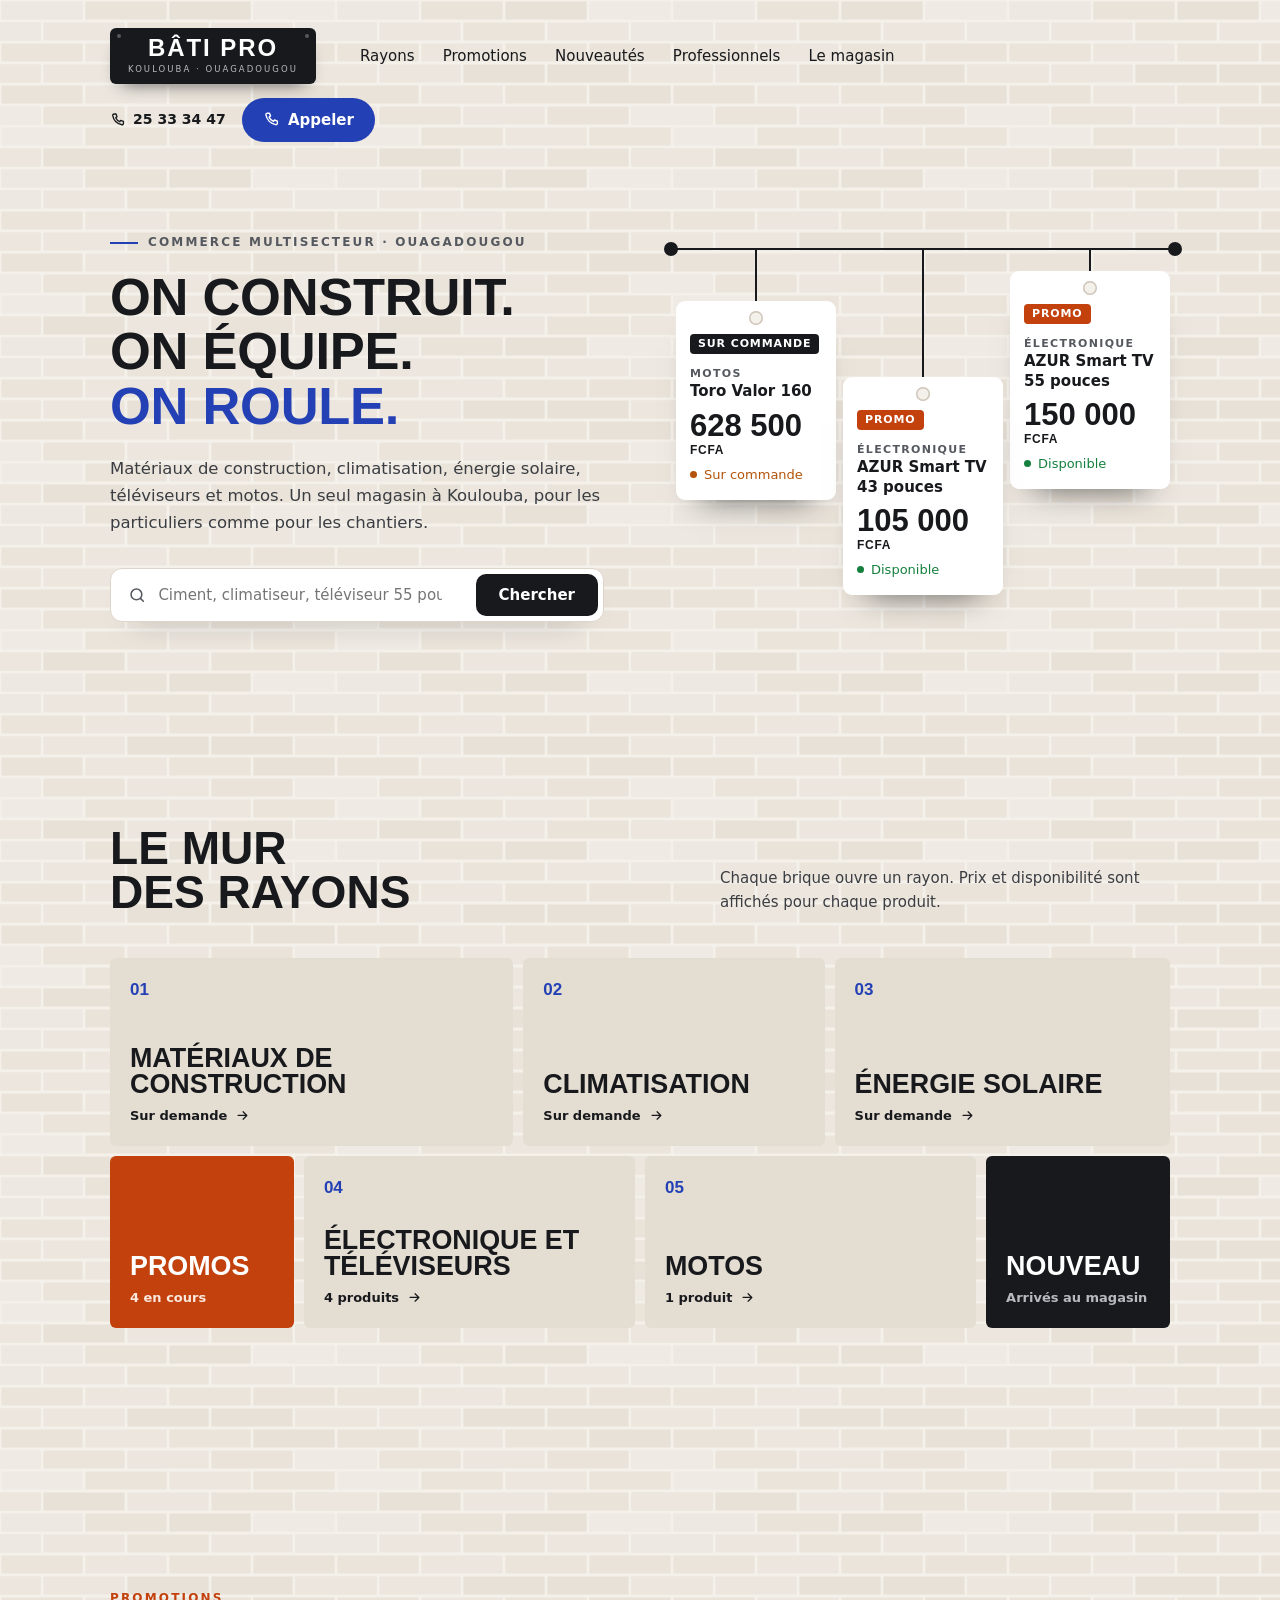
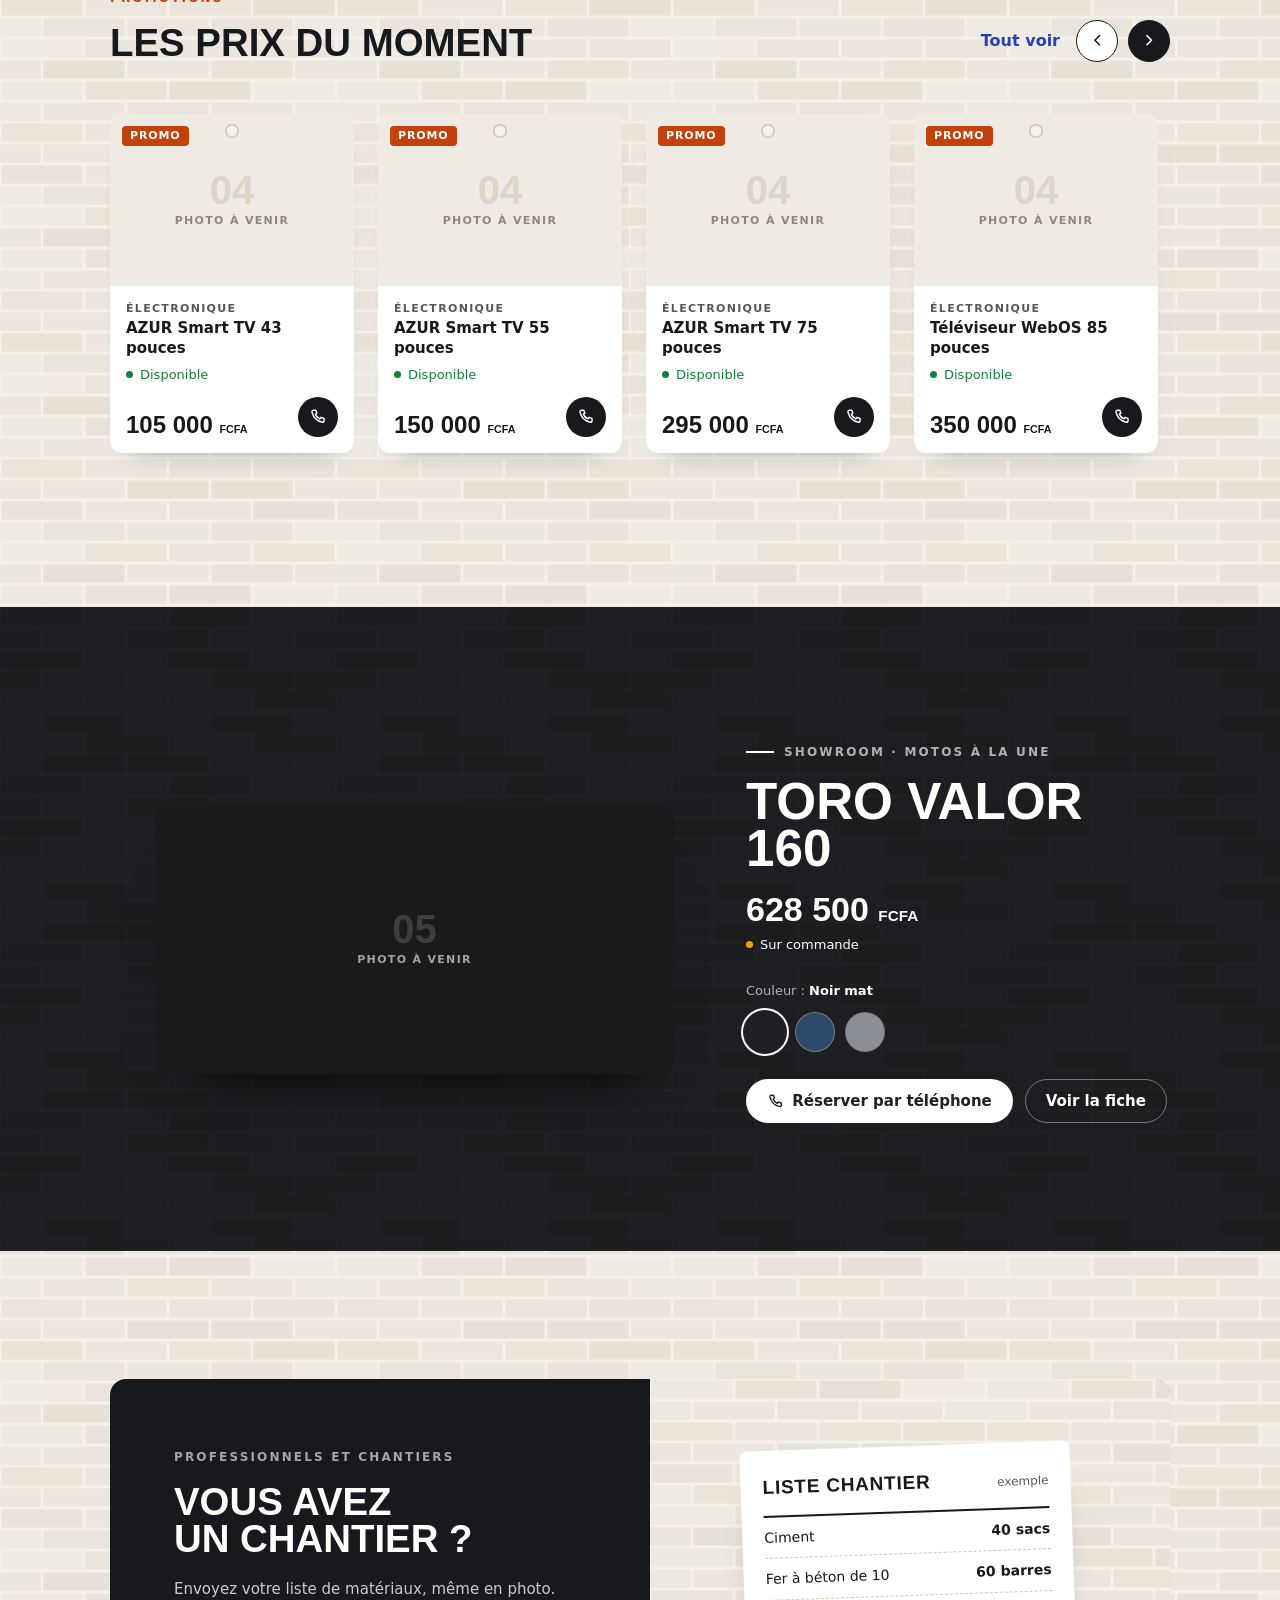
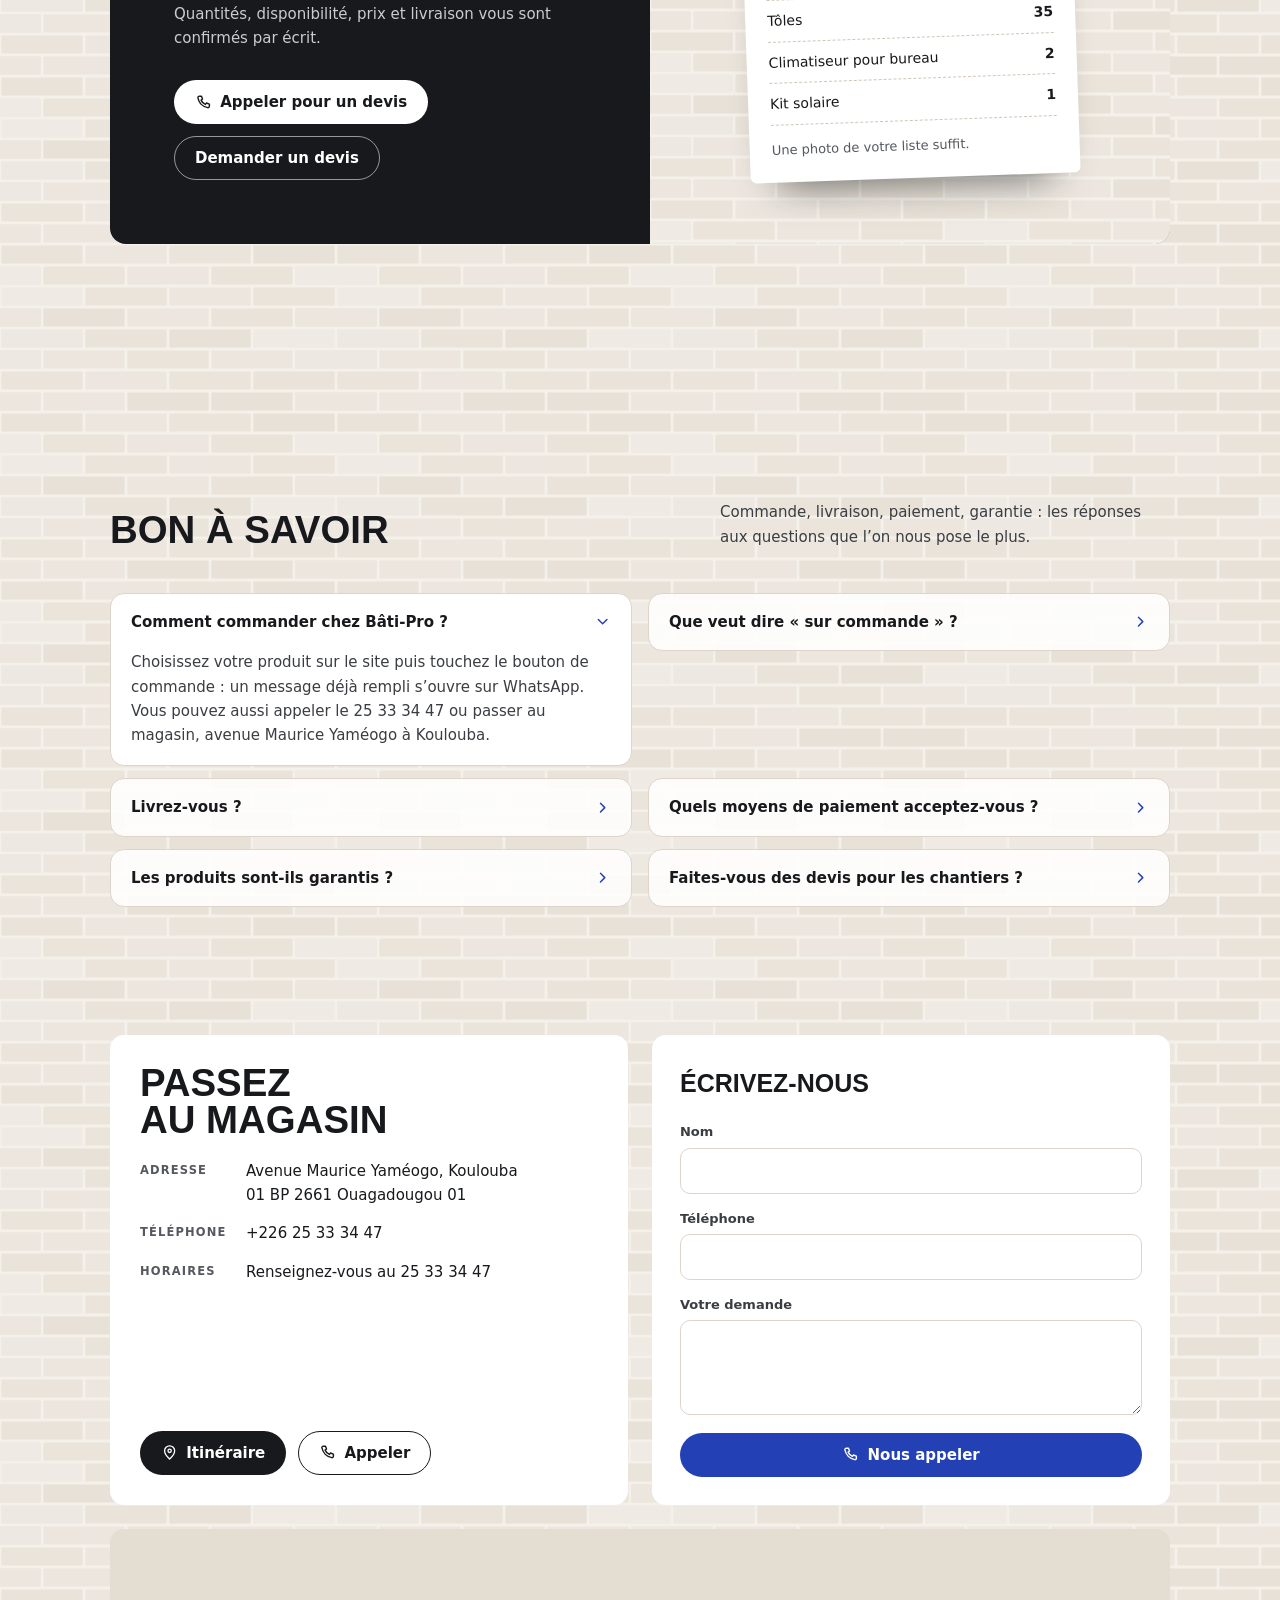
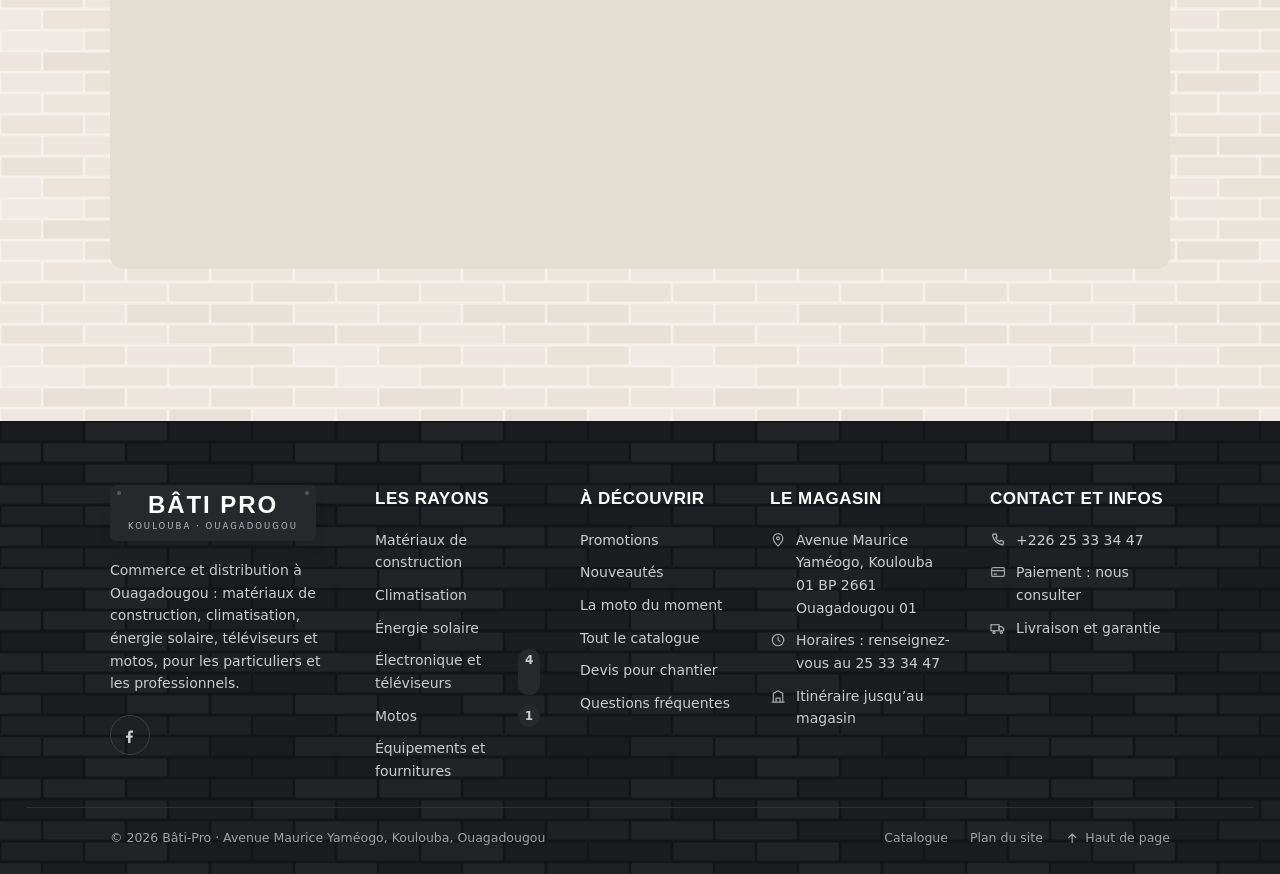
<file: index.html>
<!DOCTYPE html>
<html lang="fr">
<head>
<meta charset="UTF-8">
<meta name="viewport" content="width=device-width, initial-scale=1.0">
<meta http-equiv="Content-Security-Policy" content="default-src 'self'; script-src 'self' 'unsafe-inline' https://www.googletagmanager.com; style-src 'self' 'unsafe-inline' https://fonts.googleapis.com; font-src 'self' https://fonts.gstatic.com; img-src 'self' data: https:; connect-src 'self' https://*.google-analytics.com https://*.analytics.google.com https://www.googletagmanager.com; frame-src https://www.google.com https://maps.google.com; object-src 'none'; base-uri 'self'; form-action 'self'; upgrade-insecure-requests">
<meta name="referrer" content="strict-origin-when-cross-origin">
<title>Bâti-Pro Ouagadougou — Matériaux, climatisation, solaire, téléviseurs et motos</title>
<meta name="description" content="Bâti-Pro, commerce et distribution à Koulouba, Ouagadougou : matériaux de construction, climatiseurs, kits solaires, téléviseurs et motos. Prix en FCFA, commande sur WhatsApp ou au 25 33 34 47.">
<link rel="canonical" href="https://mandestephane5-creator.github.io/batipro/">
<meta property="og:type" content="website">
<meta property="og:site_name" content="Bâti-Pro">
<meta property="og:locale" content="fr_FR">
<meta property="og:title" content="Bâti-Pro Ouagadougou — Matériaux, climatisation, solaire, téléviseurs et motos">
<meta property="og:description" content="Bâti-Pro, commerce et distribution à Koulouba, Ouagadougou : matériaux de construction, climatiseurs, kits solaires, téléviseurs et motos. Prix en FCFA, commande sur WhatsApp ou au 25 33 34 47.">
<meta property="og:url" content="https://mandestephane5-creator.github.io/batipro/">
<meta property="og:image" content="https://mandestephane5-creator.github.io/batipro/img/partage.jpg">
<meta name="twitter:card" content="summary_large_image">
<meta name="theme-color" content="#17191C">
<link rel="icon" type="image/png" sizes="32x32" href="img/icons/favicon-32.png">
<link rel="icon" type="image/png" sizes="192x192" href="img/icons/icon-192.png">
<link rel="apple-touch-icon" href="img/icons/apple-touch-icon.png">
<link rel="preconnect" href="https://fonts.googleapis.com">
<link rel="preconnect" href="https://fonts.gstatic.com" crossorigin>
<link rel="stylesheet" href="https://fonts.googleapis.com/css2?family=Big+Shoulders:wght@600;700;800;900&amp;family=Big+Shoulders+Stencil:wght@700;800&amp;family=Instrument+Sans:wght@400;500;600&amp;display=swap">
<link rel="stylesheet" href="css/style.css">
<script>document.documentElement.classList.add("js")</script>
<script type="application/ld+json">{"@context":"https://schema.org","@graph":[{"@context":"https://schema.org","@type":"Store","@id":"https://mandestephane5-creator.github.io/batipro/#magasin","name":"Bâti-Pro","url":"https://mandestephane5-creator.github.io/batipro/","image":"https://mandestephane5-creator.github.io/batipro/img/partage.jpg","logo":"https://mandestephane5-creator.github.io/batipro/img/icons/icon-512.png","description":"Commerce et distribution à Ouagadougou : matériaux de construction, climatisation, énergie solaire, téléviseurs et motos.","telephone":"+22625333447","address":{"@type":"PostalAddress","streetAddress":"Avenue Maurice Yaméogo, Koulouba","postOfficeBoxNumber":"01 BP 2661","addressLocality":"Ouagadougou","addressCountry":"BF"},"areaServed":{"@type":"City","name":"Ouagadougou"},"currenciesAccepted":"XOF","sameAs":["https://www.facebook.com/273430846662451/"]},{"@type":"WebSite","@id":"https://mandestephane5-creator.github.io/batipro/#site","url":"https://mandestephane5-creator.github.io/batipro/","name":"Bâti-Pro","inLanguage":"fr","publisher":{"@id":"https://mandestephane5-creator.github.io/batipro/#magasin"}}]}</script>
<script type="application/ld+json">{"@context":"https://schema.org","@type":"FAQPage","mainEntity":[{"@type":"Question","name":"Comment commander chez Bâti-Pro ?","acceptedAnswer":{"@type":"Answer","text":"Choisissez votre produit sur le site puis touchez le bouton de commande : un message déjà rempli s’ouvre sur WhatsApp. Vous pouvez aussi appeler le 25 33 34 47 ou passer au magasin, avenue Maurice Yaméogo à Koulouba."}},{"@type":"Question","name":"Que veut dire « sur commande » ?","acceptedAnswer":{"@type":"Answer","text":"Le produit n’est pas en rayon aujourd’hui mais nous pouvons le faire venir. Le délai et le prix vous sont confirmés avant toute commande."}},{"@type":"Question","name":"Livrez-vous ?","acceptedAnswer":{"@type":"Answer","text":"Renseignez-vous au 25 33 34 47 ou sur WhatsApp : le délai et le coût dépendent du produit et du quartier."}},{"@type":"Question","name":"Quels moyens de paiement acceptez-vous ?","acceptedAnswer":{"@type":"Answer","text":"Les moyens de paiement vous sont précisés à la commande, au téléphone ou au magasin."}},{"@type":"Question","name":"Les produits sont-ils garantis ?","acceptedAnswer":{"@type":"Answer","text":"Les conditions de garantie dépendent du produit : demandez-les avant l’achat, elles vous sont indiquées par écrit."}},{"@type":"Question","name":"Faites-vous des devis pour les chantiers ?","acceptedAnswer":{"@type":"Answer","text":"Oui. Envoyez votre liste de matériaux sur WhatsApp ou par téléphone : quantités, disponibilité, prix et livraison vous sont confirmés."}}]}</script>
</head>
<body data-wa="" data-tel="+22625333447">
<svg xmlns="http://www.w3.org/2000/svg" style="display:none" aria-hidden="true"><symbol id="i-wa" viewBox="0 0 24 24"><path d="M4 20l1.3-3.9A8 8 0 1 1 8 19z" fill="none" stroke="currentColor" stroke-width="2" stroke-linecap="round" stroke-linejoin="round"/><path d="M9.5 9.5c.3 1.8 1.6 3.5 3.5 4.3l1.2-1.1 1.8.8-.4 1.6c-3 .3-6.6-3-6.8-6l1.5-.5.8 1.8z" fill="none" stroke="currentColor" stroke-width="1.7" stroke-linejoin="round"/></symbol><symbol id="i-tel" viewBox="0 0 24 24"><path d="M6 3h3l1.5 4-2 1.5a12 12 0 0 0 6 6l1.5-2 4 1.5v3a2 2 0 0 1-2.2 2A17 17 0 0 1 4 5.2 2 2 0 0 1 6 3z" fill="none" stroke="currentColor" stroke-width="2" stroke-linejoin="round"/></symbol><symbol id="i-loupe" viewBox="0 0 24 24"><circle cx="11" cy="11" r="7" fill="none" stroke="currentColor" stroke-width="2"/><path d="m20 20-3.5-3.5" stroke="currentColor" stroke-width="2" stroke-linecap="round"/></symbol><symbol id="i-fleche" viewBox="0 0 24 24"><path d="M5 12h14M13 6l6 6-6 6" fill="none" stroke="currentColor" stroke-width="2" stroke-linecap="round" stroke-linejoin="round"/></symbol><symbol id="i-gauche" viewBox="0 0 24 24"><path d="m15 6-6 6 6 6" fill="none" stroke="currentColor" stroke-width="2" stroke-linecap="round" stroke-linejoin="round"/></symbol><symbol id="i-droite" viewBox="0 0 24 24"><path d="m9 6 6 6-6 6" fill="none" stroke="currentColor" stroke-width="2" stroke-linecap="round" stroke-linejoin="round"/></symbol><symbol id="i-pin" viewBox="0 0 24 24"><path d="M12 21s7-6.3 7-11.5A7 7 0 0 0 5 9.5C5 14.7 12 21 12 21z" fill="none" stroke="currentColor" stroke-width="1.8"/><circle cx="12" cy="9.5" r="2.3" fill="none" stroke="currentColor" stroke-width="1.8"/></symbol><symbol id="i-horloge" viewBox="0 0 24 24"><circle cx="12" cy="12" r="8.5" fill="none" stroke="currentColor" stroke-width="1.8"/><path d="M12 7.5V12l3 2" fill="none" stroke="currentColor" stroke-width="1.8" stroke-linecap="round"/></symbol><symbol id="i-camion" viewBox="0 0 24 24"><rect x="1.5" y="7" width="12" height="9" fill="none" stroke="currentColor" stroke-width="1.8"/><path d="M13.5 10h4l3 3v3h-7z" fill="none" stroke="currentColor" stroke-width="1.8" stroke-linejoin="round"/><circle cx="6" cy="18.5" r="1.6" fill="none" stroke="currentColor" stroke-width="1.8"/><circle cx="17" cy="18.5" r="1.6" fill="none" stroke="currentColor" stroke-width="1.8"/></symbol><symbol id="i-bouclier" viewBox="0 0 24 24"><path d="M12 3l7 3v5c0 5-3.4 8.5-7 10-3.6-1.5-7-5-7-10V6z" fill="none" stroke="currentColor" stroke-width="1.8" stroke-linejoin="round"/><path d="M9 12l2 2 4-4" fill="none" stroke="currentColor" stroke-width="1.8" stroke-linecap="round" stroke-linejoin="round"/></symbol><symbol id="i-paie" viewBox="0 0 24 24"><rect x="2.5" y="5.5" width="19" height="13" rx="2" fill="none" stroke="currentColor" stroke-width="1.8"/><path d="M2.5 10h19M6 15h4" stroke="currentColor" stroke-width="1.8" stroke-linecap="round"/></symbol><symbol id="i-magasin" viewBox="0 0 24 24"><path d="M3 21h18M5 21V8l7-4 7 4v13M9 21v-6h6v6" fill="none" stroke="currentColor" stroke-width="1.8" stroke-linecap="round" stroke-linejoin="round"/></symbol><symbol id="i-menu" viewBox="0 0 24 24"><path d="M4 8h16M4 16h16" stroke="currentColor" stroke-width="2" stroke-linecap="round"/></symbol><symbol id="i-x" viewBox="0 0 24 24"><path d="M6 6l12 12M18 6 6 18" stroke="currentColor" stroke-width="2" stroke-linecap="round"/></symbol><symbol id="i-haut" viewBox="0 0 24 24"><path d="M12 19V5M6 11l6-6 6 6" fill="none" stroke="currentColor" stroke-width="2" stroke-linecap="round" stroke-linejoin="round"/></symbol><symbol id="i-partage" viewBox="0 0 24 24"><path d="M12 3v12M7 8l5-5 5 5M5 14v6h14v-6" fill="none" stroke="currentColor" stroke-width="2" stroke-linecap="round" stroke-linejoin="round"/></symbol><symbol id="i-fb" viewBox="0 0 24 24"><path fill="currentColor" d="M14 8.5h2.5V5.3c-.4-.06-2-.2-3.1-.2-3.1 0-4.4 1.8-4.4 4.9v2.5H6v3.6h3v8.4h3.7v-8.4h3l.5-3.6h-3.5V10c0-.9.25-1.5 1.3-1.5z"/></symbol><symbol id="i-tiktok" viewBox="0 0 24 24"><path fill="currentColor" d="M14.5 3h2.6c.2 1.6 1.3 2.9 3 3.2v2.7c-1.1 0-2.2-.3-3.1-.9v5.6a5.6 5.6 0 1 1-4.8-5.5v2.8a2.9 2.9 0 1 0 2 2.7V3z"/></symbol><symbol id="i-mail" viewBox="0 0 24 24"><rect x="3" y="5.5" width="18" height="13" rx="2" fill="none" stroke="currentColor" stroke-width="1.8"/><path d="m3.5 7 8.5 6 8.5-6" fill="none" stroke="currentColor" stroke-width="1.8" stroke-linejoin="round"/></symbol></svg>
<a class="aller" href="#contenu">Aller au contenu</a>
<header class="haut">
<div class="enveloppe haut-l">
<a class="enseigne" href="./" aria-label="Bâti-Pro, accueil"><b>BÂTI PRO</b><small>KOULOUBA · OUAGADOUGOU</small></a>
<nav class="nav" aria-label="Menu principal"><a href="produits.html">Rayons</a><a href="produits.html#promotions">Promotions</a><a href="produits.html#nouveautes">Nouveautés</a><a href="index.html#pros">Professionnels</a><a href="index.html#magasin">Le magasin</a></nav>
<div class="haut-d"><a class="haut-tel" href="tel:+22625333447"><svg class="ico" aria-hidden="true"><use href="#i-tel"/></svg>25 33 34 47</a><a class="btn btn-accent btn-pilule" href="tel:+22625333447"><svg class="ico" aria-hidden="true"><use href="#i-tel"/></svg>Appeler</a><button class="burger" type="button" aria-expanded="false" aria-controls="menu-mobile" aria-label="Ouvrir le menu"><svg class="ico" aria-hidden="true"><use href="#i-menu"/></svg></button></div>
</div>
<div class="menu-mobile" id="menu-mobile" hidden><nav aria-label="Menu mobile"><a href="produits.html">Rayons</a><a href="produits.html#promotions">Promotions</a><a href="produits.html#nouveautes">Nouveautés</a><a href="index.html#pros">Professionnels</a><a href="index.html#magasin">Le magasin</a><a href="tel:+22625333447">Appeler le 25 33 34 47</a></nav></div>
</header>
<main id="contenu">
<section class="accroche enveloppe">
<div class="accroche-texte">
<p class="surtitre"><i></i>COMMERCE MULTISECTEUR · OUAGADOUGOU</p>
<h1 class="geant"><span class="ligne"><span>On construit.</span></span><span class="ligne l2"><span>On équipe.</span></span><span class="ligne l3"><span class="accent">On roule.</span></span></h1>
<p class="chapeau">Matériaux de construction, climatisation, énergie solaire, téléviseurs et motos. Un seul magasin à Koulouba, pour les particuliers comme pour les chantiers.</p>
<form class="recherche" role="search" action="produits.html" method="get"><label class="recherche-champ"><svg class="ico" aria-hidden="true"><use href="#i-loupe"/></svg><span class="masque">Rechercher un produit</span><input type="search" name="q" maxlength="80" placeholder="Ciment, climatiseur, téléviseur 55 pouces…" autocomplete="off"></label><button class="btn btn-noir" type="submit">Chercher</button></form>
</div>
<div class="vitrine" aria-label="À la une"><span class="corde" aria-hidden="true"></span><a class="etiquette" href="produit/toro-valor-160.html" style="left:0px;animation-duration:6s;animation-delay:-0.0s"><span class="fil" style="height:52px"></span><span class="etiquette-carton"><span class="trou"></span><span class="pastille pastille-noir">SUR COMMANDE</span><span class="etiquette-rayon">Motos</span><span class="etiquette-nom">Toro Valor 160</span><span class="etiquette-prix">628 500 <small>FCFA</small></span><span class="etat etat-cmd"><i></i>Sur commande</span></span></a><a class="etiquette" href="produit/azur-smart-tv-43-pouces.html" style="left:calc(50% - 80px);animation-duration:7s;animation-delay:-1.4s"><span class="fil" style="height:128px"></span><span class="etiquette-carton"><span class="trou"></span><span class="pastille pastille-promo">PROMO</span><span class="etiquette-rayon">Électronique</span><span class="etiquette-nom">AZUR Smart TV 43 pouces</span><span class="etiquette-prix">105 000 <small>FCFA</small></span><span class="etat etat-ok"><i></i>Disponible</span></span></a><a class="etiquette" href="produit/azur-smart-tv-55-pouces.html" style="left:calc(100% - 160px);animation-duration:5.4s;animation-delay:-2.8s"><span class="fil" style="height:22px"></span><span class="etiquette-carton"><span class="trou"></span><span class="pastille pastille-promo">PROMO</span><span class="etiquette-rayon">Électronique</span><span class="etiquette-nom">AZUR Smart TV 55 pouces</span><span class="etiquette-prix">150 000 <small>FCFA</small></span><span class="etat etat-ok"><i></i>Disponible</span></span></a></div>
</section>
<section class="section enveloppe" id="rayons" aria-labelledby="t-rayons">
<div class="tete-section"><h2 class="titre-section titre-xl" id="t-rayons">Le mur<br>des rayons</h2><p class="tete-texte">Chaque brique ouvre un rayon. Prix et disponibilité sont affichés pour chaque produit.</p></div>
<div class="mur-rayons"><div class="rangee"><a class="brique" href="produits.html#materiaux" style="flex:1.45 1 300px;animation-delay:0s"><span class="brique-code">01</span><span class="brique-bas"><span class="brique-nom">Matériaux de construction</span><span class="brique-n">Sur demande<svg class="ico" aria-hidden="true"><use href="#i-fleche"/></svg></span></span></a><a class="brique" href="produits.html#climatisation" style="flex:1 1 230px;animation-delay:0.1s"><span class="brique-code">02</span><span class="brique-bas"><span class="brique-nom">Climatisation</span><span class="brique-n">Sur demande<svg class="ico" aria-hidden="true"><use href="#i-fleche"/></svg></span></span></a><a class="brique" href="produits.html#solaire" style="flex:1.2 1 250px;animation-delay:0.2s"><span class="brique-code">03</span><span class="brique-bas"><span class="brique-nom">Énergie solaire</span><span class="brique-n">Sur demande<svg class="ico" aria-hidden="true"><use href="#i-fleche"/></svg></span></span></a></div><div class="rangee"><a class="brique brique-promo" href="produits.html#promotions" style="flex:.62 1 150px;animation-delay:.3s"><span class="brique-bas"><span class="brique-nom">Promos</span><span class="brique-n">4 en cours</span></span></a><a class="brique" href="produits.html#electronique" style="flex:1.3 1 260px;animation-delay:0.4s"><span class="brique-code">04</span><span class="brique-bas"><span class="brique-nom">Électronique et téléviseurs</span><span class="brique-n">4 produits<svg class="ico" aria-hidden="true"><use href="#i-fleche"/></svg></span></span></a><a class="brique" href="produits.html#motos" style="flex:1.3 1 260px;animation-delay:0.5s"><span class="brique-code">05</span><span class="brique-bas"><span class="brique-nom">Motos</span><span class="brique-n">1 produit<svg class="ico" aria-hidden="true"><use href="#i-fleche"/></svg></span></span></a><a class="brique brique-noire" href="produits.html#nouveautes" style="flex:.62 1 150px;animation-delay:.6s"><span class="brique-bas"><span class="brique-nom">Nouveau</span><span class="brique-n">Arrivés au magasin</span></span></a></div></div>
</section>
<section class="section rail-section monte" id="promotions" aria-labelledby="t-promotions">
<div class="enveloppe tete-section"><div><p class="surtitre surtitre-promo">PROMOTIONS</p><h2 class="titre-section" id="t-promotions">Les prix du moment</h2></div><div class="rail-nav"><a class="lien-fort" href="produits.html#promotions">Tout voir</a><button class="rond" type="button" data-rail="promotions" data-sens="-1" aria-label="Précédents"><svg class="ico" aria-hidden="true"><use href="#i-gauche"/></svg></button><button class="rond rond-plein" type="button" data-rail="promotions" data-sens="1" aria-label="Suivants"><svg class="ico" aria-hidden="true"><use href="#i-droite"/></svg></button></div></div>
<div class="enveloppe"><div class="rail" id="rail-promotions"><article class="carte" data-rayon="electronique" data-dispo="disponible" data-promo="1" data-nouveau="0" data-prix="105000" data-nom="azur smart tv 43 pouces azur électronique et téléviseurs">
<a class="carte-photo" href="produit/azur-smart-tv-43-pouces.html" tabindex="-1" aria-hidden="true"><span class="trou"></span><span class="sans-photo "><b>04</b><small>Photo à venir</small></span></a>
<div class="carte-badges"><span class="pastille pastille-promo">PROMO</span></div>
<div class="carte-corps"><span class="carte-rayon">Électronique</span><h3 class="carte-nom"><a href="produit/azur-smart-tv-43-pouces.html">AZUR Smart TV 43 pouces</a></h3><span class="etat etat-ok"><i></i>Disponible</span><div class="carte-bas"><span class="carte-prix">105 000 <small>FCFA</small></span><a class="carte-wa" href="tel:+22625333447" aria-label="Appeler pour AZUR Smart TV 43 pouces"><svg class="ico" aria-hidden="true"><use href="#i-tel"/></svg></a></div></div>
</article>
<article class="carte" data-rayon="electronique" data-dispo="disponible" data-promo="1" data-nouveau="0" data-prix="150000" data-nom="azur smart tv 55 pouces azur électronique et téléviseurs">
<a class="carte-photo" href="produit/azur-smart-tv-55-pouces.html" tabindex="-1" aria-hidden="true"><span class="trou"></span><span class="sans-photo "><b>04</b><small>Photo à venir</small></span></a>
<div class="carte-badges"><span class="pastille pastille-promo">PROMO</span></div>
<div class="carte-corps"><span class="carte-rayon">Électronique</span><h3 class="carte-nom"><a href="produit/azur-smart-tv-55-pouces.html">AZUR Smart TV 55 pouces</a></h3><span class="etat etat-ok"><i></i>Disponible</span><div class="carte-bas"><span class="carte-prix">150 000 <small>FCFA</small></span><a class="carte-wa" href="tel:+22625333447" aria-label="Appeler pour AZUR Smart TV 55 pouces"><svg class="ico" aria-hidden="true"><use href="#i-tel"/></svg></a></div></div>
</article>
<article class="carte" data-rayon="electronique" data-dispo="disponible" data-promo="1" data-nouveau="0" data-prix="295000" data-nom="azur smart tv 75 pouces azur électronique et téléviseurs">
<a class="carte-photo" href="produit/azur-smart-tv-75-pouces.html" tabindex="-1" aria-hidden="true"><span class="trou"></span><span class="sans-photo "><b>04</b><small>Photo à venir</small></span></a>
<div class="carte-badges"><span class="pastille pastille-promo">PROMO</span></div>
<div class="carte-corps"><span class="carte-rayon">Électronique</span><h3 class="carte-nom"><a href="produit/azur-smart-tv-75-pouces.html">AZUR Smart TV 75 pouces</a></h3><span class="etat etat-ok"><i></i>Disponible</span><div class="carte-bas"><span class="carte-prix">295 000 <small>FCFA</small></span><a class="carte-wa" href="tel:+22625333447" aria-label="Appeler pour AZUR Smart TV 75 pouces"><svg class="ico" aria-hidden="true"><use href="#i-tel"/></svg></a></div></div>
</article>
<article class="carte" data-rayon="electronique" data-dispo="disponible" data-promo="1" data-nouveau="0" data-prix="350000" data-nom="téléviseur webos 85 pouces  électronique et téléviseurs">
<a class="carte-photo" href="produit/televiseur-webos-85-pouces.html" tabindex="-1" aria-hidden="true"><span class="trou"></span><span class="sans-photo "><b>04</b><small>Photo à venir</small></span></a>
<div class="carte-badges"><span class="pastille pastille-promo">PROMO</span></div>
<div class="carte-corps"><span class="carte-rayon">Électronique</span><h3 class="carte-nom"><a href="produit/televiseur-webos-85-pouces.html">Téléviseur WebOS 85 pouces</a></h3><span class="etat etat-ok"><i></i>Disponible</span><div class="carte-bas"><span class="carte-prix">350 000 <small>FCFA</small></span><a class="carte-wa" href="tel:+22625333447" aria-label="Appeler pour Téléviseur WebOS 85 pouces"><svg class="ico" aria-hidden="true"><use href="#i-tel"/></svg></a></div></div>
</article></div></div>
</section>
<section class="showroom" id="showroom" style="--sr-fond:#1F2023;--sr-mur:#1F2023" aria-labelledby="t-showroom">
<div class="enveloppe showroom-l">
<div class="showroom-scene"><a class="showroom-photo" href="produit/toro-valor-160.html" tabindex="-1" aria-hidden="true"><span class="sans-photo "><b>05</b><small>Photo à venir</small></span></a></div>
<div class="showroom-texte"><p class="surtitre surtitre-clair"><i></i>SHOWROOM · MOTOS À LA UNE</p><h2 class="showroom-titre" id="t-showroom">Toro Valor 160</h2><p class="showroom-prix">628 500 <small>FCFA</small></p><span class="etat etat-cmd"><i></i>Sur commande</span><div class="couleurs" role="group" aria-label="Choisir la couleur" data-cible="sr-wa"><p class="couleurs-titre">Couleur : <strong data-couleur-nom>Noir mat</strong></p><div class="couleurs-l"><button type="button" class="pastille-couleur" aria-pressed="true" aria-label="Noir mat" data-couleur="Noir mat" data-hex="#1F2023" style="background:#1F2023"></button><button type="button" class="pastille-couleur" aria-pressed="false" aria-label="Bleu mat" data-couleur="Bleu mat" data-hex="#2D4A6B" style="background:#2D4A6B"></button><button type="button" class="pastille-couleur" aria-pressed="false" aria-label="Gris" data-couleur="Gris" data-hex="#8B9096" style="background:#8B9096"></button></div></div><div class="actions"><a class="btn btn-accent btn-pilule" id="sr-wa" data-wa-msg="Bonjour Bâti-Pro, je suis intéressé(e) par : Toro Valor 160 (628 500 FCFA)" href="tel:+22625333447"><svg class="ico" aria-hidden="true"><use href="#i-tel"/></svg>Réserver par téléphone</a><a class="btn btn-contour-clair btn-pilule" href="produit/toro-valor-160.html">Voir la fiche</a></div></div>
</div>
</section>
<section class="section enveloppe" id="pros" aria-labelledby="t-pros">
<div class="pros monte"><div class="pros-texte"><p class="surtitre surtitre-clair">PROFESSIONNELS ET CHANTIERS</p><h2 class="titre-section titre-clair" id="t-pros">Vous avez<br>un chantier ?</h2><p>Envoyez votre liste de matériaux, même en photo. Quantités, disponibilité, prix et livraison vous sont confirmés par écrit.</p><div class="actions"><a class="btn btn-blanc btn-pilule" href="tel:+22625333447"><svg class="ico" aria-hidden="true"><use href="#i-tel"/></svg>Appeler pour un devis</a><a class="btn btn-contour-clair btn-pilule" href="tel:+22625333447">Demander un devis</a></div></div><div class="pros-papier mur"><figure class="liste-chantier"><figcaption><b>LISTE CHANTIER</b><span>exemple</span></figcaption><ul><li><span>Ciment</span><b>40 sacs</b></li><li><span>Fer à béton de 10</span><b>60 barres</b></li><li><span>Tôles</span><b>35</b></li><li><span>Climatiseur pour bureau</span><b>2</b></li><li><span>Kit solaire</span><b>1</b></li></ul><p>Une photo de votre liste suffit.</p></figure></div></div>
</section>
<section class="section enveloppe" id="infos" aria-labelledby="t-infos">
<div class="tete-section"><h2 class="titre-section" id="t-infos">Bon à savoir</h2><p class="tete-texte">Commande, livraison, paiement, garantie : les réponses aux questions que l’on nous pose le plus.</p></div>
<div class="faq"><details open><summary>Comment commander chez Bâti-Pro ?<svg class="ico" aria-hidden="true"><use href="#i-droite"/></svg></summary><p>Choisissez votre produit sur le site puis touchez le bouton de commande : un message déjà rempli s’ouvre sur WhatsApp. Vous pouvez aussi appeler le 25 33 34 47 ou passer au magasin, avenue Maurice Yaméogo à Koulouba.</p></details><details><summary>Que veut dire « sur commande » ?<svg class="ico" aria-hidden="true"><use href="#i-droite"/></svg></summary><p>Le produit n’est pas en rayon aujourd’hui mais nous pouvons le faire venir. Le délai et le prix vous sont confirmés avant toute commande.</p></details><details><summary>Livrez-vous ?<svg class="ico" aria-hidden="true"><use href="#i-droite"/></svg></summary><p>Renseignez-vous au 25 33 34 47 ou sur WhatsApp : le délai et le coût dépendent du produit et du quartier.</p></details><details><summary>Quels moyens de paiement acceptez-vous ?<svg class="ico" aria-hidden="true"><use href="#i-droite"/></svg></summary><p>Les moyens de paiement vous sont précisés à la commande, au téléphone ou au magasin.</p></details><details><summary>Les produits sont-ils garantis ?<svg class="ico" aria-hidden="true"><use href="#i-droite"/></svg></summary><p>Les conditions de garantie dépendent du produit : demandez-les avant l’achat, elles vous sont indiquées par écrit.</p></details><details><summary>Faites-vous des devis pour les chantiers ?<svg class="ico" aria-hidden="true"><use href="#i-droite"/></svg></summary><p>Oui. Envoyez votre liste de matériaux sur WhatsApp ou par téléphone : quantités, disponibilité, prix et livraison vous sont confirmés.</p></details></div>
</section>
<section class="section enveloppe magasin" id="magasin" aria-labelledby="t-mag">
<div class="plaque monte"><h2 class="titre-section" id="t-mag">Passez<br>au magasin</h2><dl><div><dt>Adresse</dt><dd>Avenue Maurice Yaméogo, Koulouba<br>01 BP 2661 Ouagadougou 01</dd></div><div><dt>Téléphone</dt><dd><a href="tel:+22625333447">+226 25 33 34 47</a></dd></div><div><dt>Horaires</dt><dd>Renseignez-vous au 25 33 34 47</dd></div></dl><div class="actions"><a class="btn btn-noir btn-pilule" href="https://www.google.com/maps/dir/?api=1&amp;destination=Avenue%20Maurice%20Yam%C3%A9ogo%2C%20Koulouba%2C%20Ouagadougou%2C%20Burkina%20Faso" target="_blank" rel="noopener"><svg class="ico" aria-hidden="true"><use href="#i-pin"/></svg>Itinéraire</a><a class="btn btn-contour btn-pilule" href="tel:+22625333447"><svg class="ico" aria-hidden="true"><use href="#i-tel"/></svg>Appeler</a></div></div>
<div class="carte-geo monte"><iframe title="Bâti-Pro sur la carte, avenue Maurice Yaméogo à Koulouba" src="https://www.google.com/maps?q=Avenue%20Maurice%20Yam%C3%A9ogo%2C%20Koulouba%2C%20Ouagadougou%2C%20Burkina%20Faso&amp;output=embed" loading="lazy" referrerpolicy="no-referrer-when-downgrade"></iframe></div>
<form class="ecrire monte" id="ecrire" novalidate><h3>Écrivez-nous</h3><label>Nom<input name="nom" type="text" maxlength="60" autocomplete="name" required></label><label>Téléphone<input name="tel" type="tel" maxlength="20" autocomplete="tel" required></label><label>Votre demande<textarea name="msg" rows="3" maxlength="600" required></textarea></label><p class="ecrire-err" role="alert" hidden></p><button class="btn btn-accent btn-pilule" type="submit"><svg class="ico" aria-hidden="true"><use href="#i-tel"/></svg>Nous appeler</button></form>
</section>
</main>
<footer class="pied mur-sombre">
<div class="enveloppe pied-grille">
<div class="pied-marque"><a class="enseigne" href="./" aria-label="Bâti-Pro, accueil"><b>BÂTI PRO</b><small>KOULOUBA · OUAGADOUGOU</small></a><p>Commerce et distribution à Ouagadougou : matériaux de construction, climatisation, énergie solaire, téléviseurs et motos, pour les particuliers et les professionnels.</p><div class="pied-reseaux"><a href="https://www.facebook.com/273430846662451/" target="_blank" rel="noopener" aria-label="Bâti-Pro sur Facebook"><svg class="ico" aria-hidden="true"><use href="#i-fb"/></svg></a></div></div>
<nav class="pied-col" aria-label="Rayons"><p class="pied-h">Les rayons</p><ul class="pied-rayons"><li><a href="produits.html#materiaux">Matériaux de construction</a><span></span></li><li><a href="produits.html#climatisation">Climatisation</a><span></span></li><li><a href="produits.html#solaire">Énergie solaire</a><span></span></li><li><a href="produits.html#electronique">Électronique et téléviseurs</a><span>4</span></li><li><a href="produits.html#motos">Motos</a><span>1</span></li><li><a href="produits.html#equipements">Équipements et fournitures</a><span></span></li></ul></nav>
<nav class="pied-col" aria-label="Sélections"><p class="pied-h">À découvrir</p><ul><li><a href="produits.html#promotions">Promotions</a></li><li><a href="produits.html#nouveautes">Nouveautés</a></li><li><a href="index.html#showroom">La moto du moment</a></li><li><a href="produits.html">Tout le catalogue</a></li><li><a href="index.html#pros">Devis pour chantier</a></li><li><a href="index.html#infos">Questions fréquentes</a></li></ul></nav>
<div class="pied-col"><p class="pied-h">Le magasin</p><ul class="pied-infos"><li><svg class="ico" aria-hidden="true"><use href="#i-pin"/></svg><span>Avenue Maurice Yaméogo, Koulouba<br>01 BP 2661 Ouagadougou 01</span></li><li><svg class="ico" aria-hidden="true"><use href="#i-horloge"/></svg><span>Horaires : renseignez-vous au 25 33 34 47</span></li><li><svg class="ico" aria-hidden="true"><use href="#i-magasin"/></svg><span><a href="https://www.google.com/maps/dir/?api=1&amp;destination=Avenue%20Maurice%20Yam%C3%A9ogo%2C%20Koulouba%2C%20Ouagadougou" target="_blank" rel="noopener">Itinéraire jusqu’au magasin</a></span></li></ul></div>
<div class="pied-col"><p class="pied-h">Contact et infos</p><ul class="pied-infos"><li><svg class="ico" aria-hidden="true"><use href="#i-tel"/></svg><span><a href="tel:+22625333447">+226 25 33 34 47</a></span></li><li><svg class="ico" aria-hidden="true"><use href="#i-paie"/></svg><span>Paiement : nous consulter</span></li><li><svg class="ico" aria-hidden="true"><use href="#i-camion"/></svg><span><a href="index.html#infos">Livraison et garantie</a></span></li></ul></div>
</div>
<div class="enveloppe pied-bas"><span>© 2026 Bâti-Pro · Avenue Maurice Yaméogo, Koulouba, Ouagadougou</span><span class="pied-liens"><a href="produits.html">Catalogue</a><a href="sitemap.xml">Plan du site</a><a class="remonter" href="#contenu"><svg class="ico" aria-hidden="true"><use href="#i-haut"/></svg>Haut de page</a></span></div>
</footer>
<nav class="barre-mobile" aria-label="Contacter Bâti-Pro"><a class="btn btn-accent btn-pilule" data-wa-msg="Bonjour Bâti-Pro, " href="tel:+22625333447"><svg class="ico" aria-hidden="true"><use href="#i-tel"/></svg>Appeler</a></nav>
<script src="js/site.js" defer></script>
</body>
</html>
</file>
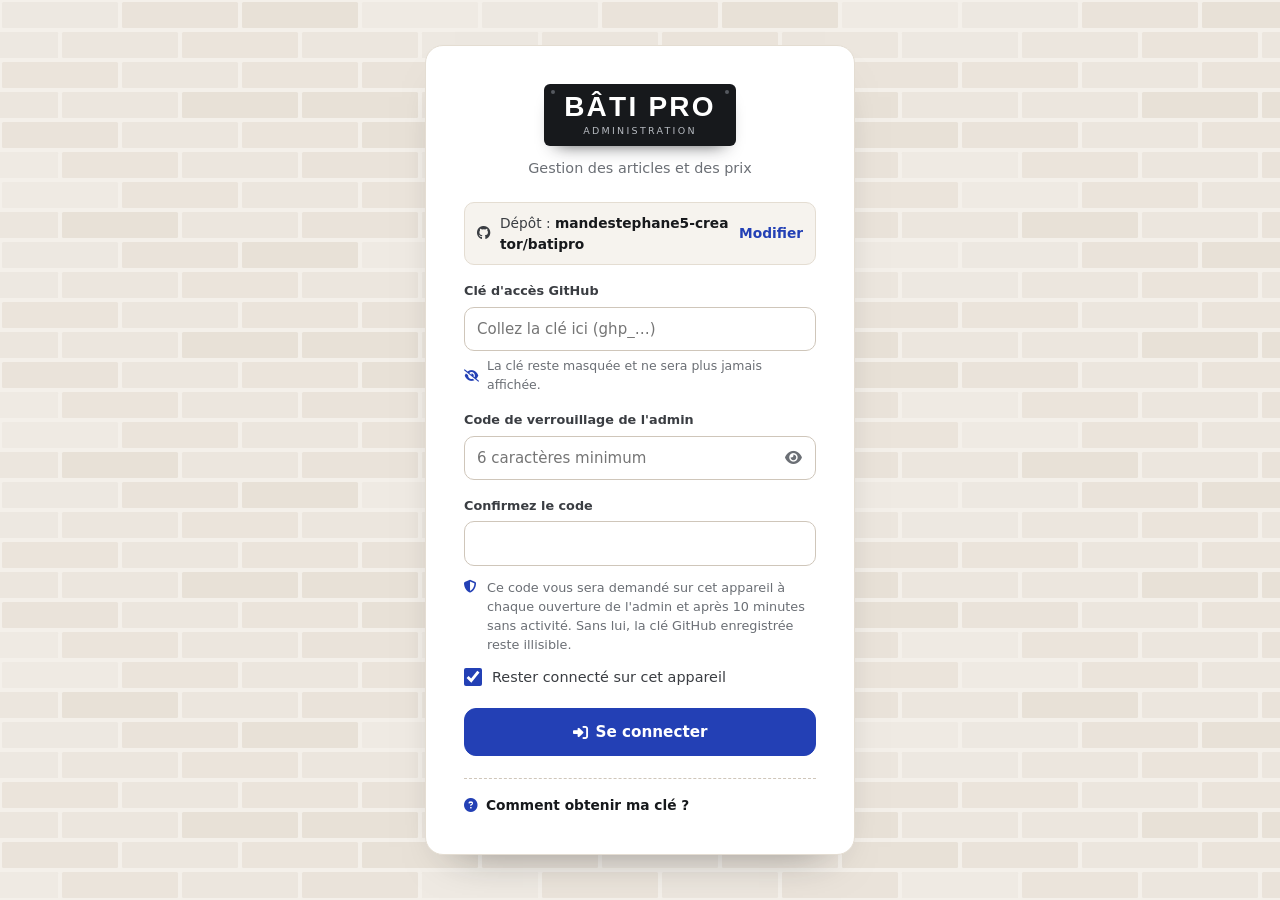
<file: admin.html>
<!DOCTYPE html>
<html lang="fr" data-theme="light">
<head>
  <meta charset="UTF-8">
  <meta name="viewport" content="width=device-width, initial-scale=1.0, viewport-fit=cover">
  <title>Bâti-Pro — Gestion des articles</title>
  <meta name="robots" content="noindex, nofollow">
  <meta name="theme-color" content="#17191C">
  <meta http-equiv="Content-Security-Policy" content="default-src 'none'; script-src 'self' 'sha256-twp8kjoHxycyDZ7wcA+anHV9tU1jVgly2TKesAmxS6Y='; style-src 'self' 'unsafe-inline' https://cdnjs.cloudflare.com https://fonts.googleapis.com; font-src https://cdnjs.cloudflare.com https://fonts.gstatic.com; img-src 'self' data: blob:; connect-src 'self' https://api.github.com; base-uri 'none'; form-action 'none'; object-src 'none'">
  <meta name="referrer" content="no-referrer">
  <style id="antiCadre">html{display:none!important}</style>
  <script>if(window.top===window.self){var c=document.getElementById('antiCadre');c.parentNode.removeChild(c)}else{try{window.top.location.replace(window.location.href)}catch(e){}}try{var t=localStorage.getItem('bp-theme');if(t==='light'||t==='dark')document.documentElement.setAttribute('data-theme',t)}catch(e){}</script>
  <link rel="icon" type="image/png" sizes="32x32" href="img/icons/favicon-32.png">
  <link rel="stylesheet" href="https://cdnjs.cloudflare.com/ajax/libs/font-awesome/6.5.1/css/all.min.css" integrity="sha512-DTOQO9RWCH3ppGqcWaEA1BIZOC6xxalwEsw9c2QQeAIftl+Vegovlnee1c9QX4TctnWMn13TZye+giMm8e2LwA==" crossorigin="anonymous" referrerpolicy="no-referrer">
  <link rel="preconnect" href="https://fonts.gstatic.com" crossorigin>
  <link rel="stylesheet" href="https://fonts.googleapis.com/css2?family=Big+Shoulders:wght@700;800;900&amp;family=Instrument+Sans:wght@400;500;600;700&amp;display=swap">
  <link rel="stylesheet" href="css/admin.css">
</head>
<body>

<!-- ===================== CONNEXION ===================== -->
<section class="login" id="login">
  <div class="login-card">
    <div class="brand-plaque"><b>BÂTI PRO</b><small>ADMINISTRATION</small></div>
    <p class="login-sub">Gestion des articles et des prix</p>

    <form id="loginForm" autocomplete="off">
      <div class="repo-line" id="repoLine">
        <i class="fab fa-github"></i>
        <span>Dépôt : <b id="repoLabel">—</b></span>
        <button type="button" class="link" id="repoEdit">Modifier</button>
      </div>
      <div class="repo-fields" id="repoFields" hidden>
        <label class="fld"><span>Compte GitHub</span><input id="inOwner" placeholder="mandestephane5-creator" spellcheck="false" autocomplete="off"></label>
        <label class="fld"><span>Nom du dépôt</span><input id="inRepo" placeholder="batipro" spellcheck="false" autocomplete="off"></label>
      </div>

      <label class="fld">
        <span>Clé d'accès GitHub</span>
        <input id="inToken" class="secret" type="text" placeholder="Collez la clé ici (ghp_…)" spellcheck="false" autocomplete="off" autocapitalize="off" autocorrect="off" data-lpignore="true" data-1p-ignore data-bwignore data-form-type="other" required>
        <small class="secret-note"><i class="fas fa-eye-slash"></i> La clé reste masquée et ne sera plus jamais affichée.</small>
      </label>

      <div class="lock-set">
        <label class="fld">
          <span>Code de verrouillage de l'admin</span>
          <div class="pw">
            <input id="inCode" class="secret" type="text" maxlength="64" placeholder="6 caractères minimum" spellcheck="false" autocomplete="off" autocapitalize="off" data-lpignore="true" data-1p-ignore data-bwignore required>
            <button type="button" class="pw-eye" data-eye="inCode" aria-label="Afficher le code"><i class="fas fa-eye"></i></button>
          </div>
        </label>
        <label class="fld"><span>Confirmez le code</span><input id="inCode2" class="secret" type="text" maxlength="64" spellcheck="false" autocomplete="off" autocapitalize="off" data-lpignore="true" data-1p-ignore data-bwignore required></label>
        <p class="lock-note"><i class="fas fa-shield-halved"></i> Ce code vous sera demandé sur cet appareil à chaque ouverture de l'admin et après 10 minutes sans activité. Sans lui, la clé GitHub enregistrée reste illisible.</p>
      </div>

      <label class="check"><input type="checkbox" id="inRemember" checked><span>Rester connecté sur cet appareil</span></label>

      <p class="err" id="loginErr" hidden></p>
      <button class="btn btn-red btn-block" type="submit" id="loginBtn"><i class="fas fa-right-to-bracket"></i> Se connecter</button>
    </form>

    <details class="help">
      <summary><i class="fas fa-circle-question"></i> Comment obtenir ma clé ?</summary>
      <ol>
        <li>Connecté à votre compte, ouvrez <b>github.com/settings/tokens/new</b>.</li>
        <li><b>Note</b> : « Bâti-Pro admin ». <b>Expiration</b> : <i>Custom</i>, dans un an.</li>
        <li>Dans <b>Select scopes</b>, cochez uniquement <b>public_repo</b> (ou <b>repo</b> si le dépôt est privé).</li>
        <li>Cliquez <b>Generate token</b>, copiez la clé et collez-la ci-dessus.</li>
      </ol>
      <p class="help-note">Une clé par personne : chaque vendeur crée la sienne avec son propre compte GitHub, ajouté au dépôt dans Settings, puis Collaborators. Gardez votre clé secrète et supprimez-la sur GitHub en cas de perte.</p>
    </details>
  </div>
</section>

<!-- ===================== VERROUILLAGE ===================== -->
<section class="login lock" id="lock" hidden>
  <div class="login-card">
    <div class="lock-ico"><i class="fas fa-lock"></i></div>
    <h2 class="lock-title" id="lockTitle">Admin verrouillé</h2>
    <p class="login-sub" id="lockSub">Entrez votre code de verrouillage pour continuer.</p>
    <form id="lockForm" autocomplete="off">
      <label class="fld">
        <span>Code de verrouillage</span>
        <div class="pw">
          <input id="inUnlock" class="secret" type="text" maxlength="64" spellcheck="false" autocomplete="off" autocapitalize="off" data-lpignore="true" data-1p-ignore data-bwignore required>
          <button type="button" class="pw-eye" data-eye="inUnlock" aria-label="Afficher le code"><i class="fas fa-eye"></i></button>
        </div>
      </label>
      <label class="fld" id="lockCode2" hidden><span>Confirmez le code</span><input id="inUnlock2" class="secret" type="text" maxlength="64" spellcheck="false" autocomplete="off" autocapitalize="off" data-lpignore="true" data-1p-ignore data-bwignore></label>
      <p class="err" id="lockErr" hidden></p>
      <button class="btn btn-red btn-block" type="submit" id="unlockBtn"><i class="fas fa-unlock"></i> Déverrouiller</button>
    </form>
    <button type="button" class="link lock-forgot" id="lockForgot">Code oublié ? Se reconnecter avec la clé GitHub</button>
  </div>
</section>

<!-- ===================== APPLICATION ===================== -->
<div class="app" id="app" hidden>
  <header class="top">
    <div class="brand-plaque petit"><b>BÂTI PRO</b><small>ADMIN</small></div>
    <div class="top-r">
      <span class="sync" id="sync" hidden></span>
      <button class="ib" id="seoBtn" title="Réglages de la boutique" aria-label="Réglages de la boutique et de Google"><i class="fas fa-sliders"></i></button>
      <button class="ib" id="themeBtn" title="Mode clair / sombre" aria-label="Mode clair ou sombre"><i class="fas fa-circle-half-stroke"></i></button>
      <a class="ib" href="./" target="_blank" rel="noopener" title="Voir le site" aria-label="Voir le site"><i class="fas fa-store"></i></a>
      <button class="ib" id="lockBtn" title="Verrouiller l'admin" aria-label="Verrouiller l'admin"><i class="fas fa-lock"></i></button>
      <button class="ib" id="logoutBtn" title="Se déconnecter" aria-label="Se déconnecter"><i class="fas fa-right-from-bracket"></i></button>
    </div>
  </header>

  <main class="wrap">
    <div class="head">
      <div>
        <h1>Articles</h1>
        <p class="muted" id="repoInfo"></p>
      </div>
      <button class="btn btn-red" id="addBtn"><i class="fas fa-plus"></i> Ajouter un article</button>
    </div>

    <section class="stats" id="stats"></section>

    <div class="tools">
      <label class="search"><i class="fas fa-magnifying-glass"></i><input id="q" type="search" placeholder="Rechercher un article…" aria-label="Rechercher un article"></label>
      <select id="catSel" aria-label="Rayon"><option value="">Tous les rayons</option></select>
      <div class="chips" id="chips">
        <button class="chip on" data-v="tous">Tous</button>
        <button class="chip" data-v="promo">Promos</button>
        <button class="chip" data-v="nouveau">Nouveautés</button>
        <button class="chip" data-v="commande">Sur commande</button>
        <button class="chip" data-v="rupture">Rupture</button>
        <button class="chip" data-v="masques">Masqués</button>
        <button class="chip" data-v="modifies">Modifiés</button>
      </div>
    </div>

    <div class="list-head" aria-hidden="true"><span></span><span>Article</span><span>Prix</span><span>Disponibilité</span><span>Visible</span><span></span></div>
    <div class="list" id="list"></div>
  </main>

  <!-- barre de publication -->
  <div class="pubbar" id="pubbar" hidden>
    <div class="pub-txt"><i class="fas fa-pen"></i> <b id="pubCount">0</b> <span id="pubLabel">modification non publiée</span></div>
    <div class="pub-acts">
      <button class="btn btn-ghost" id="discardBtn">Annuler</button>
      <button class="btn btn-red" id="publishBtn"><i class="fas fa-cloud-arrow-up"></i> Publier sur le site</button>
    </div>
  </div>
</div>

<!-- ===================== FICHE ARTICLE ===================== -->
<div class="veil" id="veil" hidden></div>
<aside class="editor" id="editor" aria-label="Fiche article" aria-hidden="true">
  <div class="ed-head">
    <h2 id="edTitle">Nouvel article</h2>
    <button class="ib" id="edClose" aria-label="Fermer"><i class="fas fa-xmark"></i></button>
  </div>
  <form class="ed-body" id="edForm" novalidate>
    <div class="fld">
      <span>Photos <small class="muted">· la première est la photo principale, 8 au maximum</small></span>
      <div class="photos" id="photos"></div>
      <input type="file" id="edFile" accept="image/*" multiple hidden>
      <small class="muted">Photos nettes, sur fond clair. Elles sont réduites automatiquement.</small>
    </div>

    <label class="fld"><span>Nom de l'article *</span><input id="fNom" maxlength="100" required></label>
    <div class="row2">
      <label class="fld"><span>Rayon</span><select id="fRayon"></select></label>
      <label class="fld"><span>Marque</span><input id="fMarque" maxlength="40" placeholder="Ex. AZUR, Toro"></label>
    </div>

    <div class="row2">
      <label class="fld"><span>Prix de vente (FCFA)</span><input id="fPrix" type="number" inputmode="numeric" min="0" step="100" placeholder="Vide = prix sur demande"></label>
      <label class="fld"><span>Ancien prix (barré)</span><input id="fAncien" type="number" inputmode="numeric" min="0" step="100" placeholder="Vide = pas d'ancien prix"></label>
    </div>
    <p class="hint" id="promoHint" hidden></p>

    <div class="fld"><span>Disponibilité</span>
      <div class="seg" id="fDispo">
        <label><input type="radio" name="dispo" value="disponible"><span>Disponible</span></label>
        <label><input type="radio" name="dispo" value="commande"><span>Sur commande</span></label>
        <label><input type="radio" name="dispo" value="rupture"><span>Rupture</span></label>
      </div>
    </div>

    <div class="fld"><span>Mettre en avant</span>
      <div class="cases">
        <label class="check"><input type="checkbox" id="fPromo"><span>Promotion</span></label>
        <label class="check"><input type="checkbox" id="fNouveau"><span>Nouveauté</span></label>
        <label class="check"><input type="checkbox" id="fVedette"><span>À la une (showroom de l'accueil)</span></label>
      </div>
    </div>

    <label class="switch-line"><span><b>Visible sur le site</b><small>Décochez pour cacher l'article sans le supprimer</small></span><span class="sw"><input type="checkbox" id="fVisible" checked><i></i></span></label>

    <div class="fld">
      <span>Couleurs ou finitions <small class="muted">· le client choisit sur la fiche</small></span>
      <div class="specs" id="couleurs"></div>
      <button type="button" class="link" id="couleurAdd"><i class="fas fa-plus"></i> Ajouter une couleur</button>
    </div>

    <label class="fld"><span>Description</span><textarea id="fDesc" rows="4" maxlength="1200" placeholder="Ex. Climatiseur split 12 000 BTU, idéal pour une chambre ou un bureau. Installation sur devis."></textarea></label>
    <p class="hint" id="descHint"></p>

    <div class="serp" aria-live="polite">
      <span class="serp-lbl"><i class="fab fa-google"></i> Aperçu dans les résultats Google</span>
      <cite id="serpUrl"></cite>
      <b id="serpTitle"></b>
      <p id="serpDesc"></p>
    </div>

    <div class="fld">
      <span>Caractéristiques</span>
      <div class="specs" id="specs"></div>
      <button type="button" class="link" id="specAdd"><i class="fas fa-plus"></i> Ajouter une caractéristique</button>
    </div>

    <p class="err" id="edErr" hidden></p>
  </form>
  <div class="ed-foot">
    <button class="btn btn-ghost danger" id="edDelete" type="button" aria-label="Supprimer"><i class="fas fa-trash"></i><span class="del-txt">Supprimer</span></button>
    <span class="grow"></span>
    <button class="btn btn-ghost" id="edCancel" type="button">Annuler</button>
    <button class="btn btn-red" id="edSave" type="button"><i class="fas fa-check"></i> Enregistrer</button>
  </div>
</aside>

<!-- ===================== RÉGLAGES ===================== -->
<aside class="editor" id="seoPanel" aria-label="Réglages de la boutique" aria-hidden="true">
  <div class="ed-head">
    <h2>Réglages</h2>
    <button class="ib" id="seoClose" aria-label="Fermer"><i class="fas fa-xmark"></i></button>
  </div>
  <form class="ed-body" id="seoForm" novalidate>
    <div class="seo-auto">
      <i class="fas fa-rotate"></i>
      <p>Ces informations s'affichent sur tout le site : pied de page, fiches produits, questions fréquentes et boutons de contact. À chaque publication, toutes les pages sont refaites (<span id="sPages">0</span> pages produits).</p>
    </div>

    <h3 class="pan-t">La boutique</h3>
    <label class="fld"><span>Numéro WhatsApp</span><input id="sWhatsapp" inputmode="tel" maxlength="20" placeholder="Ex. 70 12 34 56"></label>
    <p class="hint note">Sans numéro WhatsApp, les boutons du site proposent d'appeler le 25 33 34 47.</p>
    <label class="fld"><span>Horaires d'ouverture</span><textarea id="sHoraires" rows="3" maxlength="300" placeholder="Lundi – samedi : 8 h – 18 h&#10;Dimanche : fermé"></textarea></label>
    <label class="fld"><span>Livraison</span><textarea id="sLivraison" rows="3" maxlength="600" placeholder="Ex. Livraison à Ouagadougou en 24 à 48 h, tarif selon le quartier."></textarea></label>
    <label class="fld"><span>Garantie</span><textarea id="sGarantie" rows="2" maxlength="600" placeholder="Ex. Garantie de 6 mois à 1 an selon le produit, facture fournie."></textarea></label>
    <label class="fld"><span>Moyens de paiement</span><textarea id="sPaiement" rows="2" maxlength="600" placeholder="Ex. Espèces, Orange Money, Moov Money, virement."></textarea></label>
    <label class="fld"><span>E-mail (facultatif)</span><input id="sEmail" type="email" maxlength="120" placeholder="contact@batipro.bf"></label>
    <div class="row2">
      <label class="fld"><span>Page Facebook</span><input id="sFacebook" type="url" maxlength="200" placeholder="https://www.facebook.com/…"></label>
      <label class="fld"><span>Compte TikTok</span><input id="sTiktok" type="url" maxlength="200" placeholder="https://www.tiktok.com/@…"></label>
    </div>

    <h3 class="pan-t">Google</h3>
    <label class="fld"><span>Adresse du site</span><input id="sAdresse" type="url" inputmode="url" spellcheck="false" autocomplete="off"></label>
    <p class="hint" id="sAdresseHint"></p>
    <div class="fld">
      <span>Plan du site à déclarer dans Google Search Console</span>
      <div class="copy-line"><code id="sSitemap"></code><button type="button" class="btn btn-ghost btn-sm" id="sCopy"><i class="fas fa-copy"></i> Copier</button></div>
    </div>
    <label class="fld"><span>Google Search Console : code de validation</span><input id="sGsc" spellcheck="false" autocomplete="off" placeholder="Collez la balise donnée par Google"></label>
    <label class="fld"><span>Google Analytics : ID de mesure (facultatif)</span><input id="sGa" spellcheck="false" autocomplete="off" placeholder="G-XXXXXXXXXX"></label>

    <p class="err" id="seoErr" hidden></p>
  </form>
  <div class="ed-foot">
    <span class="grow"></span>
    <button class="btn btn-ghost" id="seoCancel" type="button">Annuler</button>
    <button class="btn btn-red" id="seoSave" type="button"><i class="fas fa-check"></i> Enregistrer</button>
  </div>
</aside>

<!-- ===================== BOÎTE DE CONFIRMATION ===================== -->
<div class="dialog" id="dialog" role="dialog" aria-modal="true" hidden>
  <div class="dlg-card">
    <h3 id="dlgTitle"></h3>
    <p id="dlgText"></p>
    <div class="dlg-acts"><button class="btn btn-ghost" id="dlgNo">Annuler</button><button class="btn btn-red" id="dlgYes">Confirmer</button></div>
  </div>
</div>

<div class="toast" id="toast" role="status" aria-live="polite"></div>

<script src="js/seo-pages.js"></script>
<script src="js/admin.js"></script>
</body>
</html>
</file>
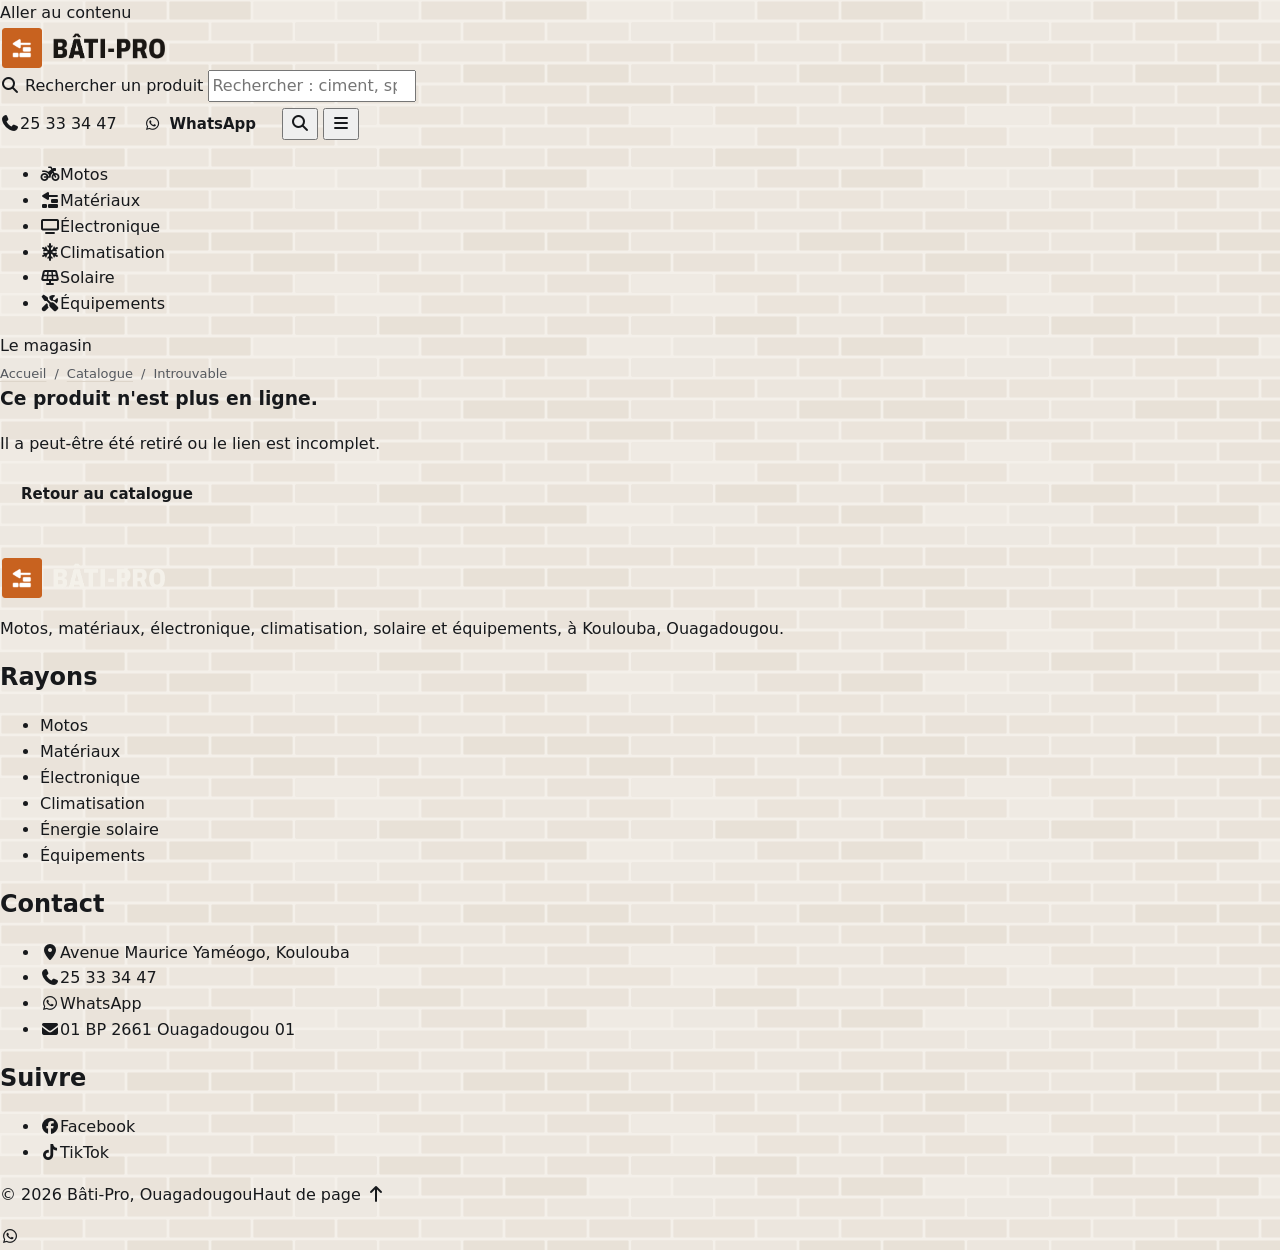
<file: produit.html>
<!DOCTYPE html>
<html lang="fr">
<head>
<meta charset="UTF-8">
<meta name="viewport" content="width=device-width, initial-scale=1.0">
<title>Produit — Bâti-Pro, Ouagadougou</title>
<meta name="description" content="Fiche produit Bâti-Pro : prix en FCFA, caractéristiques et commande sur WhatsApp. Magasin à Koulouba, Ouagadougou.">
<link rel="canonical" href="https://www.batipro.bf/produit.html">
<meta name="theme-color" content="#F4F1EA">
<meta property="og:site_name" content="Bâti-Pro">
<meta property="og:locale" content="fr_FR">
<meta property="og:type" content="website">
<meta property="og:title" content="Produit — Bâti-Pro, Ouagadougou">
<meta property="og:description" content="Fiche produit Bâti-Pro : prix en FCFA, caractéristiques et commande sur WhatsApp. Magasin à Koulouba, Ouagadougou.">
<meta property="og:url" content="https://www.batipro.bf/produit.html">
<meta property="og:image" content="https://www.batipro.bf/img/partage.jpg">
<meta name="twitter:card" content="summary_large_image">
<link rel="icon" href="img/logo-icone.png" type="image/png">
<link rel="apple-touch-icon" href="img/logo-icone.png">
<link rel="preload" href="fonts/archivo.woff2" as="font" type="font/woff2" crossorigin>
<link rel="preconnect" href="https://images.unsplash.com">
<link rel="stylesheet" href="vendor/fontawesome/css/fontawesome.min.css">
<link rel="stylesheet" href="vendor/fontawesome/css/solid.min.css">
<link rel="stylesheet" href="vendor/fontawesome/css/brands.min.css">
<link rel="stylesheet" href="css/style.css">
<!-- Google Analytics : remplacez G-XXXXXXXXXX puis retirez les balises de commentaire
<script async src="https://www.googletagmanager.com/gtag/js?id=G-XXXXXXXXXX"></script>
<script>window.dataLayer=window.dataLayer||[];function gtag(){dataLayer.push(arguments);}gtag('js',new Date());gtag('config','G-XXXXXXXXXX');</script>
-->
</head>
<body>
<a class="skip" href="#contenu">Aller au contenu</a>
<header class="site">
  <div class="wrap bar">
    <a href="index.html" class="logo"><img src="img/logo.png" alt="Bâti-Pro" width="169" height="44"></a>
    <form class="cherche" action="produits.html" method="get" role="search">
      <i class="fa-solid fa-magnifying-glass" aria-hidden="true"></i>
      <label class="sr" for="q-entete">Rechercher un produit</label>
      <input id="q-entete" name="q" type="search" placeholder="Rechercher : ciment, split 12 000 BTU, moto…" autocomplete="off">
    </form>
    <a class="tel" href="tel:+22625333447"><i class="fa-solid fa-phone" aria-hidden="true"></i>25 33 34 47</a>
    <a class="btn btn-plein btn-wa" href="#" data-wa><i class="fa-brands fa-whatsapp" aria-hidden="true"></i>WhatsApp</a>
    <button class="icone-btn ouvrir-cherche" type="button" aria-label="Rechercher"><i class="fa-solid fa-magnifying-glass"></i></button>
    <button class="icone-btn menu" type="button" aria-label="Menu" aria-expanded="false" aria-controls="tiroir"><i class="fa-solid fa-bars"></i></button>
  </div>
  <nav class="rayons-nav" aria-label="Rayons">
    <div class="wrap rayons-nav-in">
      <ul><li><a href="produits.html?cat=motos" data-rayon-nav="motos"><i class="fa-solid fa-motorcycle" aria-hidden="true"></i>Motos</a></li><li><a href="produits.html?cat=materiaux" data-rayon-nav="materiaux"><i class="fa-solid fa-trowel-bricks" aria-hidden="true"></i>Matériaux</a></li><li><a href="produits.html?cat=electronique" data-rayon-nav="electronique"><i class="fa-solid fa-tv" aria-hidden="true"></i>Électronique</a></li><li><a href="produits.html?cat=climatisation" data-rayon-nav="climatisation"><i class="fa-solid fa-snowflake" aria-hidden="true"></i>Climatisation</a></li><li><a href="produits.html?cat=solaire" data-rayon-nav="solaire"><i class="fa-solid fa-solar-panel" aria-hidden="true"></i>Solaire</a></li><li><a href="produits.html?cat=equipements" data-rayon-nav="equipements"><i class="fa-solid fa-screwdriver-wrench" aria-hidden="true"></i>Équipements</a></li></ul>
      <a class="nav-magasin" href="index.html#magasin">Le magasin</a>
    </div>
  </nav>
</header>
<div class="tiroir" id="tiroir" hidden>
  <div class="tiroir-in">
    <p class="sur-titre">Rayons</p>
    <ul class="tiroir-rayons"><li><a href="produits.html?cat=motos"><span class="t-ico"><i class="fa-solid fa-motorcycle" aria-hidden="true"></i></span>Motos<i class="fa-solid fa-chevron-right t-fl" aria-hidden="true"></i></a></li><li><a href="produits.html?cat=materiaux"><span class="t-ico"><i class="fa-solid fa-trowel-bricks" aria-hidden="true"></i></span>Matériaux<i class="fa-solid fa-chevron-right t-fl" aria-hidden="true"></i></a></li><li><a href="produits.html?cat=electronique"><span class="t-ico"><i class="fa-solid fa-tv" aria-hidden="true"></i></span>Électronique<i class="fa-solid fa-chevron-right t-fl" aria-hidden="true"></i></a></li><li><a href="produits.html?cat=climatisation"><span class="t-ico"><i class="fa-solid fa-snowflake" aria-hidden="true"></i></span>Climatisation<i class="fa-solid fa-chevron-right t-fl" aria-hidden="true"></i></a></li><li><a href="produits.html?cat=solaire"><span class="t-ico"><i class="fa-solid fa-solar-panel" aria-hidden="true"></i></span>Solaire<i class="fa-solid fa-chevron-right t-fl" aria-hidden="true"></i></a></li><li><a href="produits.html?cat=equipements"><span class="t-ico"><i class="fa-solid fa-screwdriver-wrench" aria-hidden="true"></i></span>Équipements<i class="fa-solid fa-chevron-right t-fl" aria-hidden="true"></i></a></li></ul>
    <p class="sur-titre">Le magasin</p>
    <ul class="tiroir-infos">
      <li><i class="fa-solid fa-location-dot" aria-hidden="true"></i><a href="index.html#magasin">Avenue Maurice Yaméogo, Koulouba</a></li>
      <li><i class="fa-solid fa-phone" aria-hidden="true"></i><a href="tel:+22625333447">25 33 34 47</a></li>
    </ul>
    <a class="btn btn-plein btn-large" href="#" data-wa><i class="fa-brands fa-whatsapp" aria-hidden="true"></i>Commander sur WhatsApp</a>
  </div>
</div>
<main id="contenu">

<section class="fiche">
  <div class="wrap">
    <nav class="ariane" aria-label="Fil d'Ariane"><a href="index.html">Accueil</a> <span class="sep">/</span> <a href="produits.html">Catalogue</a> <span class="sep">/</span> <span id="ariane-produit">…</span></nav>
    <article class="fiche-grid" id="fiche"></article>
  </div>
</section>
<section class="similaires" id="similaires-bloc">
  <div class="wrap"><div class="tete-ligne"><h2 id="similaires-titre">Dans le même rayon</h2></div></div>
  <div class="defile" id="similaires"></div>
</section>
</main>
<footer class="site-foot">
  <div class="wrap foot">
    <div class="foot-marque">
      <a href="index.html" class="logo"><img src="img/logo-clair.png" alt="Bâti-Pro" width="169" height="44" loading="lazy"></a>
      <p>Motos, matériaux, électronique, climatisation, solaire et équipements, à Koulouba, Ouagadougou.</p>
    </div>
    <div>
      <h2 class="foot-t">Rayons</h2>
      <ul>
        <li><a href="produits.html?cat=motos">Motos</a></li>
        <li><a href="produits.html?cat=materiaux">Matériaux</a></li>
        <li><a href="produits.html?cat=electronique">Électronique</a></li>
        <li><a href="produits.html?cat=climatisation">Climatisation</a></li>
        <li><a href="produits.html?cat=solaire">Énergie solaire</a></li>
        <li><a href="produits.html?cat=equipements">Équipements</a></li>
      </ul>
    </div>
    <div>
      <h2 class="foot-t">Contact</h2>
      <ul class="foot-contact">
        <li><i class="fa-solid fa-location-dot" aria-hidden="true"></i>Avenue Maurice Yaméogo, Koulouba</li>
        <li><i class="fa-solid fa-phone" aria-hidden="true"></i><a href="tel:+22625333447">25 33 34 47</a></li>
        <li><i class="fa-brands fa-whatsapp" aria-hidden="true"></i><a href="#" data-wa>WhatsApp</a></li>
        <li><i class="fa-solid fa-envelope" aria-hidden="true"></i>01 BP 2661 Ouagadougou 01</li>
      </ul>
    </div>
    <div>
      <h2 class="foot-t">Suivre</h2>
      <ul class="foot-contact">
        <li><i class="fa-brands fa-facebook" aria-hidden="true"></i><a href="#" rel="me">Facebook</a></li>
        <li><i class="fa-brands fa-tiktok" aria-hidden="true"></i><a href="#" rel="me">TikTok</a></li>
      </ul>
    </div>
    <p class="foot-bas"><span>© <span data-annee>2026</span> Bâti-Pro, Ouagadougou</span><a href="#contenu">Haut de page <i class="fa-solid fa-arrow-up" aria-hidden="true"></i></a></p>
  </div>
</footer>

<a class="wa-flottant" href="#" data-wa aria-label="Écrire à Bâti-Pro sur WhatsApp"><i class="fa-brands fa-whatsapp" aria-hidden="true"></i></a>

<script src="products.js"></script>
<script src="main.js"></script>
</body>
</html>
</file>
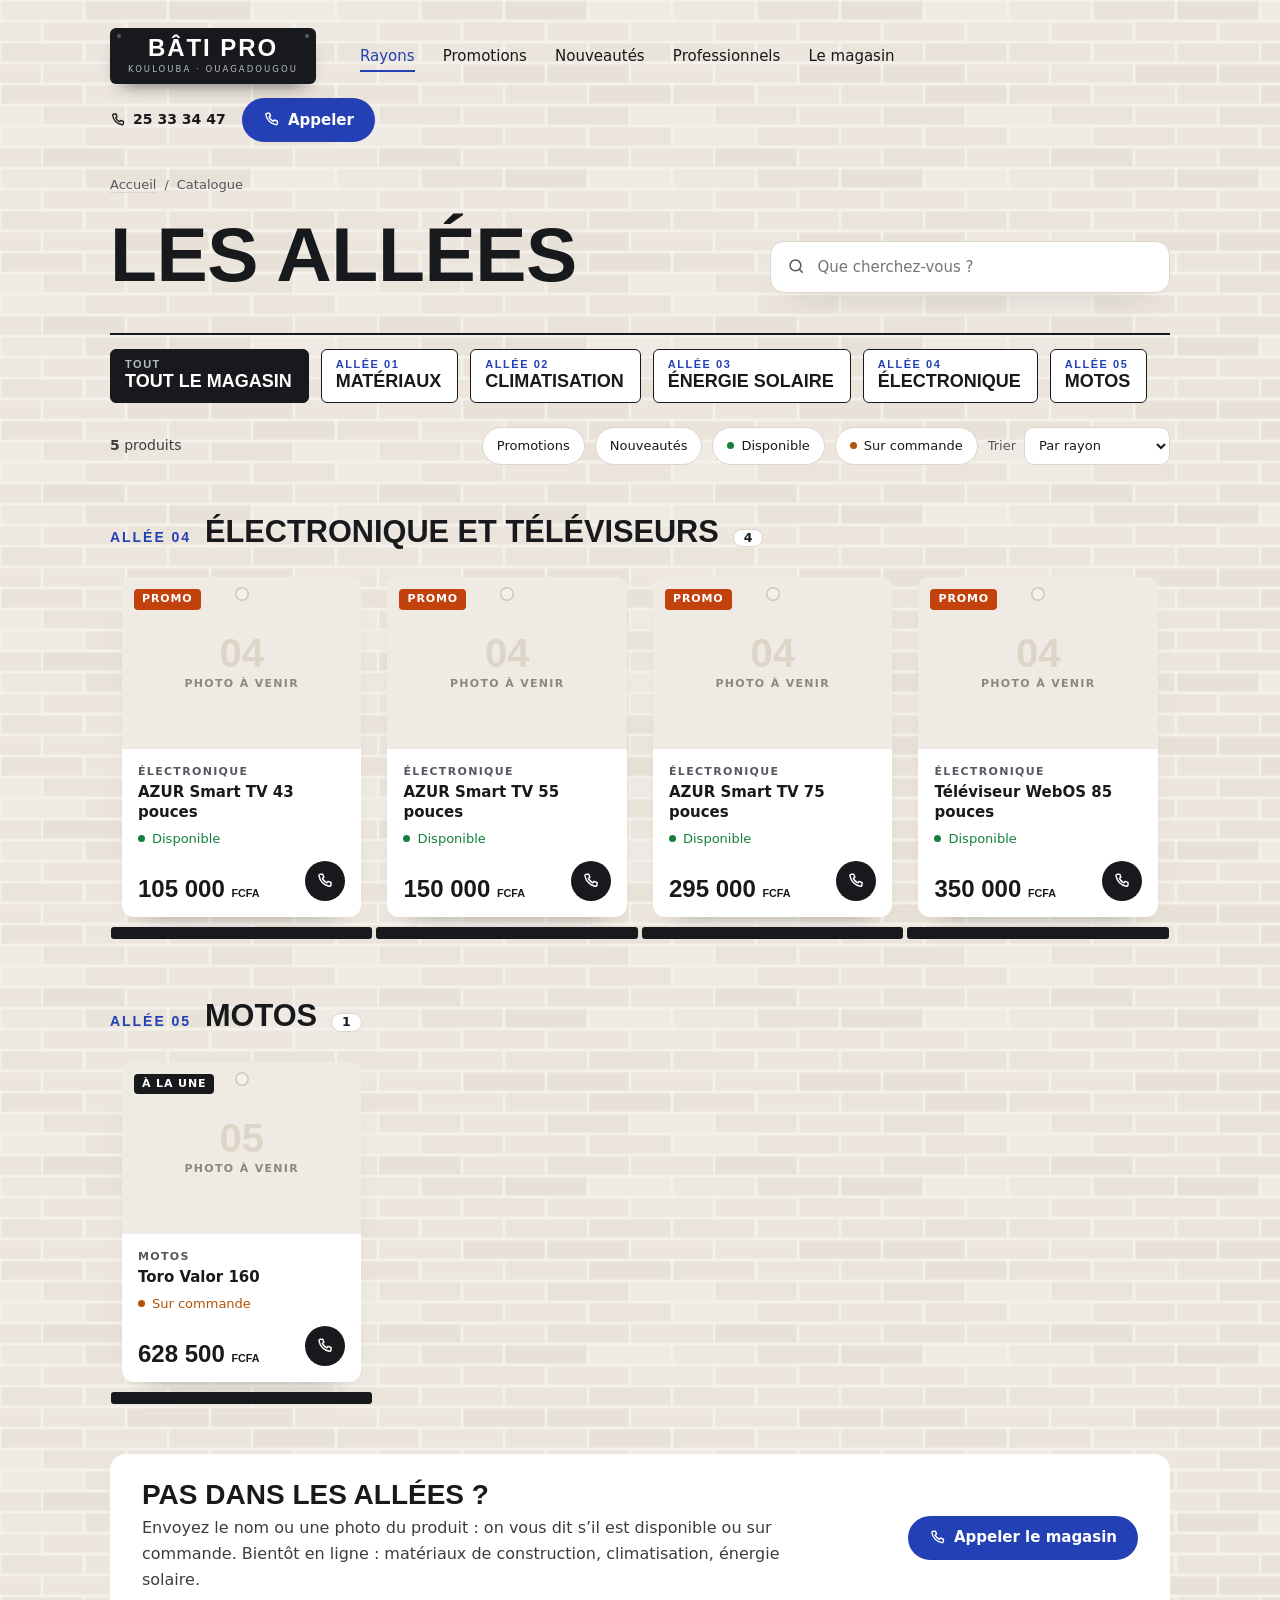
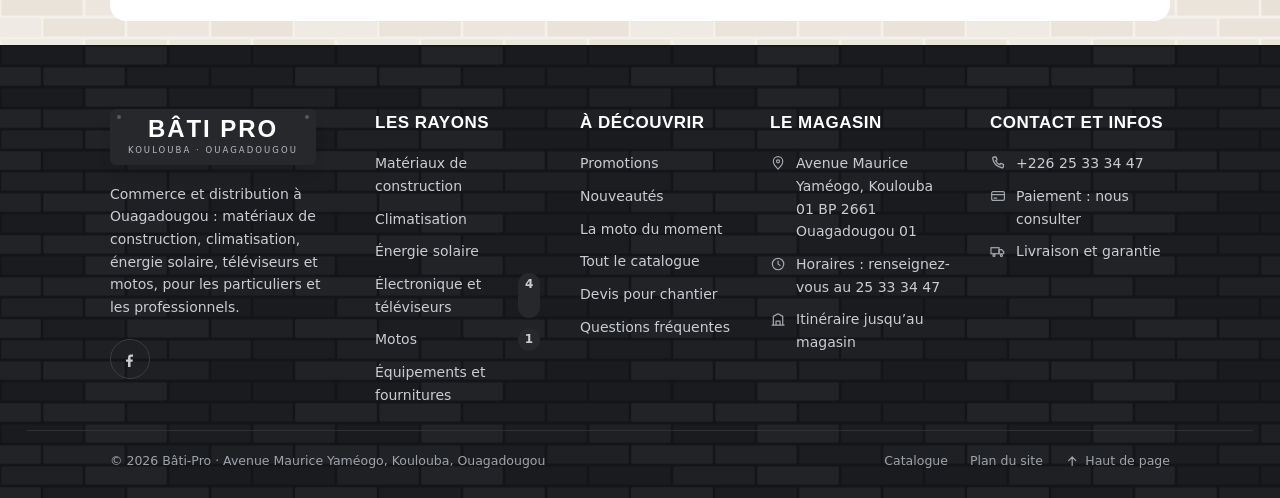
<file: produits.html>
<!DOCTYPE html>
<html lang="fr">
<head>
<meta charset="UTF-8">
<meta name="viewport" content="width=device-width, initial-scale=1.0">
<meta http-equiv="Content-Security-Policy" content="default-src 'self'; script-src 'self' 'unsafe-inline' https://www.googletagmanager.com; style-src 'self' 'unsafe-inline' https://fonts.googleapis.com; font-src 'self' https://fonts.gstatic.com; img-src 'self' data: https:; connect-src 'self' https://*.google-analytics.com https://*.analytics.google.com https://www.googletagmanager.com; frame-src https://www.google.com https://maps.google.com; object-src 'none'; base-uri 'self'; form-action 'self'; upgrade-insecure-requests">
<meta name="referrer" content="strict-origin-when-cross-origin">
<title>Catalogue Bâti-Pro — matériaux, climatisation, solaire, téléviseurs, motos | Ouagadougou</title>
<meta name="description" content="Tous les produits Bâti-Pro à Ouagadougou, rayon par rayon : matériaux de construction, climatiseurs, énergie solaire, téléviseurs et motos. Prix en FCFA et disponibilité.">
<link rel="canonical" href="https://mandestephane5-creator.github.io/batipro/produits.html">
<meta property="og:type" content="website">
<meta property="og:site_name" content="Bâti-Pro">
<meta property="og:locale" content="fr_FR">
<meta property="og:title" content="Catalogue Bâti-Pro — matériaux, climatisation, solaire, téléviseurs, motos | Ouagadougou">
<meta property="og:description" content="Tous les produits Bâti-Pro à Ouagadougou, rayon par rayon : matériaux de construction, climatiseurs, énergie solaire, téléviseurs et motos. Prix en FCFA et disponibilité.">
<meta property="og:url" content="https://mandestephane5-creator.github.io/batipro/produits.html">
<meta property="og:image" content="https://mandestephane5-creator.github.io/batipro/img/partage.jpg">
<meta name="twitter:card" content="summary_large_image">
<meta name="theme-color" content="#17191C">
<link rel="icon" type="image/png" sizes="32x32" href="img/icons/favicon-32.png">
<link rel="icon" type="image/png" sizes="192x192" href="img/icons/icon-192.png">
<link rel="apple-touch-icon" href="img/icons/apple-touch-icon.png">
<link rel="preconnect" href="https://fonts.googleapis.com">
<link rel="preconnect" href="https://fonts.gstatic.com" crossorigin>
<link rel="stylesheet" href="https://fonts.googleapis.com/css2?family=Big+Shoulders:wght@600;700;800;900&amp;family=Big+Shoulders+Stencil:wght@700;800&amp;family=Instrument+Sans:wght@400;500;600&amp;display=swap">
<link rel="stylesheet" href="css/style.css">
<script>document.documentElement.classList.add("js")</script>
<script type="application/ld+json">{"@context":"https://schema.org","@type":"ItemList","name":"Catalogue Bâti-Pro","itemListElement":[{"@type":"ListItem","position":1,"url":"https://mandestephane5-creator.github.io/batipro/produit/toro-valor-160.html","name":"Toro Valor 160"},{"@type":"ListItem","position":2,"url":"https://mandestephane5-creator.github.io/batipro/produit/azur-smart-tv-43-pouces.html","name":"AZUR Smart TV 43 pouces"},{"@type":"ListItem","position":3,"url":"https://mandestephane5-creator.github.io/batipro/produit/azur-smart-tv-55-pouces.html","name":"AZUR Smart TV 55 pouces"},{"@type":"ListItem","position":4,"url":"https://mandestephane5-creator.github.io/batipro/produit/azur-smart-tv-75-pouces.html","name":"AZUR Smart TV 75 pouces"},{"@type":"ListItem","position":5,"url":"https://mandestephane5-creator.github.io/batipro/produit/televiseur-webos-85-pouces.html","name":"Téléviseur WebOS 85 pouces"}]}</script>
<script type="application/ld+json">{"@context":"https://schema.org","@type":"BreadcrumbList","itemListElement":[{"@type":"ListItem","position":1,"name":"Accueil","item":"https://mandestephane5-creator.github.io/batipro/"},{"@type":"ListItem","position":2,"name":"Catalogue","item":"https://mandestephane5-creator.github.io/batipro/produits.html"}]}</script>
</head>
<body data-wa="" data-tel="+22625333447">
<svg xmlns="http://www.w3.org/2000/svg" style="display:none" aria-hidden="true"><symbol id="i-wa" viewBox="0 0 24 24"><path d="M4 20l1.3-3.9A8 8 0 1 1 8 19z" fill="none" stroke="currentColor" stroke-width="2" stroke-linecap="round" stroke-linejoin="round"/><path d="M9.5 9.5c.3 1.8 1.6 3.5 3.5 4.3l1.2-1.1 1.8.8-.4 1.6c-3 .3-6.6-3-6.8-6l1.5-.5.8 1.8z" fill="none" stroke="currentColor" stroke-width="1.7" stroke-linejoin="round"/></symbol><symbol id="i-tel" viewBox="0 0 24 24"><path d="M6 3h3l1.5 4-2 1.5a12 12 0 0 0 6 6l1.5-2 4 1.5v3a2 2 0 0 1-2.2 2A17 17 0 0 1 4 5.2 2 2 0 0 1 6 3z" fill="none" stroke="currentColor" stroke-width="2" stroke-linejoin="round"/></symbol><symbol id="i-loupe" viewBox="0 0 24 24"><circle cx="11" cy="11" r="7" fill="none" stroke="currentColor" stroke-width="2"/><path d="m20 20-3.5-3.5" stroke="currentColor" stroke-width="2" stroke-linecap="round"/></symbol><symbol id="i-fleche" viewBox="0 0 24 24"><path d="M5 12h14M13 6l6 6-6 6" fill="none" stroke="currentColor" stroke-width="2" stroke-linecap="round" stroke-linejoin="round"/></symbol><symbol id="i-gauche" viewBox="0 0 24 24"><path d="m15 6-6 6 6 6" fill="none" stroke="currentColor" stroke-width="2" stroke-linecap="round" stroke-linejoin="round"/></symbol><symbol id="i-droite" viewBox="0 0 24 24"><path d="m9 6 6 6-6 6" fill="none" stroke="currentColor" stroke-width="2" stroke-linecap="round" stroke-linejoin="round"/></symbol><symbol id="i-pin" viewBox="0 0 24 24"><path d="M12 21s7-6.3 7-11.5A7 7 0 0 0 5 9.5C5 14.7 12 21 12 21z" fill="none" stroke="currentColor" stroke-width="1.8"/><circle cx="12" cy="9.5" r="2.3" fill="none" stroke="currentColor" stroke-width="1.8"/></symbol><symbol id="i-horloge" viewBox="0 0 24 24"><circle cx="12" cy="12" r="8.5" fill="none" stroke="currentColor" stroke-width="1.8"/><path d="M12 7.5V12l3 2" fill="none" stroke="currentColor" stroke-width="1.8" stroke-linecap="round"/></symbol><symbol id="i-camion" viewBox="0 0 24 24"><rect x="1.5" y="7" width="12" height="9" fill="none" stroke="currentColor" stroke-width="1.8"/><path d="M13.5 10h4l3 3v3h-7z" fill="none" stroke="currentColor" stroke-width="1.8" stroke-linejoin="round"/><circle cx="6" cy="18.5" r="1.6" fill="none" stroke="currentColor" stroke-width="1.8"/><circle cx="17" cy="18.5" r="1.6" fill="none" stroke="currentColor" stroke-width="1.8"/></symbol><symbol id="i-bouclier" viewBox="0 0 24 24"><path d="M12 3l7 3v5c0 5-3.4 8.5-7 10-3.6-1.5-7-5-7-10V6z" fill="none" stroke="currentColor" stroke-width="1.8" stroke-linejoin="round"/><path d="M9 12l2 2 4-4" fill="none" stroke="currentColor" stroke-width="1.8" stroke-linecap="round" stroke-linejoin="round"/></symbol><symbol id="i-paie" viewBox="0 0 24 24"><rect x="2.5" y="5.5" width="19" height="13" rx="2" fill="none" stroke="currentColor" stroke-width="1.8"/><path d="M2.5 10h19M6 15h4" stroke="currentColor" stroke-width="1.8" stroke-linecap="round"/></symbol><symbol id="i-magasin" viewBox="0 0 24 24"><path d="M3 21h18M5 21V8l7-4 7 4v13M9 21v-6h6v6" fill="none" stroke="currentColor" stroke-width="1.8" stroke-linecap="round" stroke-linejoin="round"/></symbol><symbol id="i-menu" viewBox="0 0 24 24"><path d="M4 8h16M4 16h16" stroke="currentColor" stroke-width="2" stroke-linecap="round"/></symbol><symbol id="i-x" viewBox="0 0 24 24"><path d="M6 6l12 12M18 6 6 18" stroke="currentColor" stroke-width="2" stroke-linecap="round"/></symbol><symbol id="i-haut" viewBox="0 0 24 24"><path d="M12 19V5M6 11l6-6 6 6" fill="none" stroke="currentColor" stroke-width="2" stroke-linecap="round" stroke-linejoin="round"/></symbol><symbol id="i-partage" viewBox="0 0 24 24"><path d="M12 3v12M7 8l5-5 5 5M5 14v6h14v-6" fill="none" stroke="currentColor" stroke-width="2" stroke-linecap="round" stroke-linejoin="round"/></symbol><symbol id="i-fb" viewBox="0 0 24 24"><path fill="currentColor" d="M14 8.5h2.5V5.3c-.4-.06-2-.2-3.1-.2-3.1 0-4.4 1.8-4.4 4.9v2.5H6v3.6h3v8.4h3.7v-8.4h3l.5-3.6h-3.5V10c0-.9.25-1.5 1.3-1.5z"/></symbol><symbol id="i-tiktok" viewBox="0 0 24 24"><path fill="currentColor" d="M14.5 3h2.6c.2 1.6 1.3 2.9 3 3.2v2.7c-1.1 0-2.2-.3-3.1-.9v5.6a5.6 5.6 0 1 1-4.8-5.5v2.8a2.9 2.9 0 1 0 2 2.7V3z"/></symbol><symbol id="i-mail" viewBox="0 0 24 24"><rect x="3" y="5.5" width="18" height="13" rx="2" fill="none" stroke="currentColor" stroke-width="1.8"/><path d="m3.5 7 8.5 6 8.5-6" fill="none" stroke="currentColor" stroke-width="1.8" stroke-linejoin="round"/></symbol></svg>
<a class="aller" href="#contenu">Aller au contenu</a>
<header class="haut">
<div class="enveloppe haut-l">
<a class="enseigne" href="./" aria-label="Bâti-Pro, accueil"><b>BÂTI PRO</b><small>KOULOUBA · OUAGADOUGOU</small></a>
<nav class="nav" aria-label="Menu principal"><a href="produits.html" aria-current="page">Rayons</a><a href="produits.html#promotions">Promotions</a><a href="produits.html#nouveautes">Nouveautés</a><a href="index.html#pros">Professionnels</a><a href="index.html#magasin">Le magasin</a></nav>
<div class="haut-d"><a class="haut-tel" href="tel:+22625333447"><svg class="ico" aria-hidden="true"><use href="#i-tel"/></svg>25 33 34 47</a><a class="btn btn-accent btn-pilule" href="tel:+22625333447"><svg class="ico" aria-hidden="true"><use href="#i-tel"/></svg>Appeler</a><button class="burger" type="button" aria-expanded="false" aria-controls="menu-mobile" aria-label="Ouvrir le menu"><svg class="ico" aria-hidden="true"><use href="#i-menu"/></svg></button></div>
</div>
<div class="menu-mobile" id="menu-mobile" hidden><nav aria-label="Menu mobile"><a href="produits.html" aria-current="page">Rayons</a><a href="produits.html#promotions">Promotions</a><a href="produits.html#nouveautes">Nouveautés</a><a href="index.html#pros">Professionnels</a><a href="index.html#magasin">Le magasin</a><a href="tel:+22625333447">Appeler le 25 33 34 47</a></nav></div>
</header>
<main id="contenu" class="enveloppe catalogue">
<nav class="ariane" aria-label="Fil d’Ariane"><a href="index.html">Accueil</a><span aria-hidden="true">/</span>Catalogue</nav>
<div class="cat-tete"><h1 class="geant geant-m"><span class="ligne"><span>Les allées</span></span></h1><label class="recherche-champ recherche-seule"><svg class="ico" aria-hidden="true"><use href="#i-loupe"/></svg><span class="masque">Rechercher dans le catalogue</span><input type="search" id="q" maxlength="80" placeholder="Que cherchez-vous ?" autocomplete="off"></label></div>
<div class="panneaux" role="group" aria-label="Choisir une allée"><button type="button" class="panneau" data-filtre-allee="tout" aria-pressed="true"><span>TOUT</span>Tout le magasin</button><button type="button" class="panneau" data-filtre-allee="materiaux" aria-pressed="false"><span>ALLÉE 01</span>Matériaux</button><button type="button" class="panneau" data-filtre-allee="climatisation" aria-pressed="false"><span>ALLÉE 02</span>Climatisation</button><button type="button" class="panneau" data-filtre-allee="solaire" aria-pressed="false"><span>ALLÉE 03</span>Énergie solaire</button><button type="button" class="panneau" data-filtre-allee="electronique" aria-pressed="false"><span>ALLÉE 04</span>Électronique</button><button type="button" class="panneau" data-filtre-allee="motos" aria-pressed="false"><span>ALLÉE 05</span>Motos</button></div>
<div class="filtres"><span class="filtres-n" aria-live="polite"><b id="n-produits">5</b> produits</span><button type="button" class="puce" data-filtre="promo" aria-pressed="false" id="promotions">Promotions</button><button type="button" class="puce" data-filtre="nouveau" aria-pressed="false" id="nouveautes">Nouveautés</button><button type="button" class="puce" data-filtre="disponible" aria-pressed="false"><i class="pt pt-ok"></i>Disponible</button><button type="button" class="puce" data-filtre="commande" aria-pressed="false"><i class="pt pt-cmd"></i>Sur commande</button><label class="trier">Trier<select id="tri"><option value="">Par rayon</option><option value="asc">Prix croissant</option><option value="desc">Prix décroissant</option></select></label></div>
<div class="allees"><section class="allee" id="materiaux" data-allee="materiaux" aria-labelledby="a-materiaux">
<h2 class="allee-titre" id="a-materiaux"><span>ALLÉE 01</span>Matériaux de construction<em>0</em></h2>
<div class="allee-vide"><p>Ce rayon arrive bientôt en ligne. Dites-nous ce qu’il vous faut : nous vous répondons avec le prix et la disponibilité.</p><a class="btn btn-noir btn-pilule" href="tel:+22625333447"><svg class="ico" aria-hidden="true"><use href="#i-tel"/></svg>Appeler le magasin</a></div>
</section>
<section class="allee" id="climatisation" data-allee="climatisation" aria-labelledby="a-climatisation">
<h2 class="allee-titre" id="a-climatisation"><span>ALLÉE 02</span>Climatisation<em>0</em></h2>
<div class="allee-vide"><p>Ce rayon arrive bientôt en ligne. Dites-nous ce qu’il vous faut : nous vous répondons avec le prix et la disponibilité.</p><a class="btn btn-noir btn-pilule" href="tel:+22625333447"><svg class="ico" aria-hidden="true"><use href="#i-tel"/></svg>Appeler le magasin</a></div>
</section>
<section class="allee" id="solaire" data-allee="solaire" aria-labelledby="a-solaire">
<h2 class="allee-titre" id="a-solaire"><span>ALLÉE 03</span>Énergie solaire<em>0</em></h2>
<div class="allee-vide"><p>Ce rayon arrive bientôt en ligne. Dites-nous ce qu’il vous faut : nous vous répondons avec le prix et la disponibilité.</p><a class="btn btn-noir btn-pilule" href="tel:+22625333447"><svg class="ico" aria-hidden="true"><use href="#i-tel"/></svg>Appeler le magasin</a></div>
</section>
<section class="allee" id="electronique" data-allee="electronique" aria-labelledby="a-electronique">
<h2 class="allee-titre" id="a-electronique"><span>ALLÉE 04</span>Électronique et téléviseurs<em>4</em></h2>
<div class="etagere"><article class="carte" data-rayon="electronique" data-dispo="disponible" data-promo="1" data-nouveau="0" data-prix="105000" data-nom="azur smart tv 43 pouces azur électronique et téléviseurs">
<a class="carte-photo" href="produit/azur-smart-tv-43-pouces.html" tabindex="-1" aria-hidden="true"><span class="trou"></span><span class="sans-photo "><b>04</b><small>Photo à venir</small></span></a>
<div class="carte-badges"><span class="pastille pastille-promo">PROMO</span></div>
<div class="carte-corps"><span class="carte-rayon">Électronique</span><h3 class="carte-nom"><a href="produit/azur-smart-tv-43-pouces.html">AZUR Smart TV 43 pouces</a></h3><span class="etat etat-ok"><i></i>Disponible</span><div class="carte-bas"><span class="carte-prix">105 000 <small>FCFA</small></span><a class="carte-wa" href="tel:+22625333447" aria-label="Appeler pour AZUR Smart TV 43 pouces"><svg class="ico" aria-hidden="true"><use href="#i-tel"/></svg></a></div></div>
</article>
<article class="carte" data-rayon="electronique" data-dispo="disponible" data-promo="1" data-nouveau="0" data-prix="150000" data-nom="azur smart tv 55 pouces azur électronique et téléviseurs">
<a class="carte-photo" href="produit/azur-smart-tv-55-pouces.html" tabindex="-1" aria-hidden="true"><span class="trou"></span><span class="sans-photo "><b>04</b><small>Photo à venir</small></span></a>
<div class="carte-badges"><span class="pastille pastille-promo">PROMO</span></div>
<div class="carte-corps"><span class="carte-rayon">Électronique</span><h3 class="carte-nom"><a href="produit/azur-smart-tv-55-pouces.html">AZUR Smart TV 55 pouces</a></h3><span class="etat etat-ok"><i></i>Disponible</span><div class="carte-bas"><span class="carte-prix">150 000 <small>FCFA</small></span><a class="carte-wa" href="tel:+22625333447" aria-label="Appeler pour AZUR Smart TV 55 pouces"><svg class="ico" aria-hidden="true"><use href="#i-tel"/></svg></a></div></div>
</article>
<article class="carte" data-rayon="electronique" data-dispo="disponible" data-promo="1" data-nouveau="0" data-prix="295000" data-nom="azur smart tv 75 pouces azur électronique et téléviseurs">
<a class="carte-photo" href="produit/azur-smart-tv-75-pouces.html" tabindex="-1" aria-hidden="true"><span class="trou"></span><span class="sans-photo "><b>04</b><small>Photo à venir</small></span></a>
<div class="carte-badges"><span class="pastille pastille-promo">PROMO</span></div>
<div class="carte-corps"><span class="carte-rayon">Électronique</span><h3 class="carte-nom"><a href="produit/azur-smart-tv-75-pouces.html">AZUR Smart TV 75 pouces</a></h3><span class="etat etat-ok"><i></i>Disponible</span><div class="carte-bas"><span class="carte-prix">295 000 <small>FCFA</small></span><a class="carte-wa" href="tel:+22625333447" aria-label="Appeler pour AZUR Smart TV 75 pouces"><svg class="ico" aria-hidden="true"><use href="#i-tel"/></svg></a></div></div>
</article>
<article class="carte" data-rayon="electronique" data-dispo="disponible" data-promo="1" data-nouveau="0" data-prix="350000" data-nom="téléviseur webos 85 pouces  électronique et téléviseurs">
<a class="carte-photo" href="produit/televiseur-webos-85-pouces.html" tabindex="-1" aria-hidden="true"><span class="trou"></span><span class="sans-photo "><b>04</b><small>Photo à venir</small></span></a>
<div class="carte-badges"><span class="pastille pastille-promo">PROMO</span></div>
<div class="carte-corps"><span class="carte-rayon">Électronique</span><h3 class="carte-nom"><a href="produit/televiseur-webos-85-pouces.html">Téléviseur WebOS 85 pouces</a></h3><span class="etat etat-ok"><i></i>Disponible</span><div class="carte-bas"><span class="carte-prix">350 000 <small>FCFA</small></span><a class="carte-wa" href="tel:+22625333447" aria-label="Appeler pour Téléviseur WebOS 85 pouces"><svg class="ico" aria-hidden="true"><use href="#i-tel"/></svg></a></div></div>
</article></div>
</section>
<section class="allee" id="motos" data-allee="motos" aria-labelledby="a-motos">
<h2 class="allee-titre" id="a-motos"><span>ALLÉE 05</span>Motos<em>1</em></h2>
<div class="etagere"><article class="carte" data-rayon="motos" data-dispo="commande" data-promo="0" data-nouveau="0" data-prix="628500" data-nom="toro valor 160 toro motos">
<a class="carte-photo" href="produit/toro-valor-160.html" tabindex="-1" aria-hidden="true"><span class="trou"></span><span class="sans-photo "><b>05</b><small>Photo à venir</small></span></a>
<div class="carte-badges"><span class="pastille pastille-noir">À LA UNE</span></div>
<div class="carte-corps"><span class="carte-rayon">Motos</span><h3 class="carte-nom"><a href="produit/toro-valor-160.html">Toro Valor 160</a></h3><span class="etat etat-cmd"><i></i>Sur commande</span><div class="carte-bas"><span class="carte-prix">628 500 <small>FCFA</small></span><a class="carte-wa" href="tel:+22625333447" aria-label="Appeler pour Toro Valor 160"><svg class="ico" aria-hidden="true"><use href="#i-tel"/></svg></a></div></div>
</article></div>
</section>
</div>
<div class="aucun" id="aucun" hidden><p class="titre-section">Rien trouvé</p><p>Essayez un autre mot, ou demandez-nous directement : nous avons aussi des produits qui ne sont pas encore en ligne.</p><a class="btn btn-accent btn-pilule" href="tel:+22625333447"><svg class="ico" aria-hidden="true"><use href="#i-tel"/></svg>Appeler le magasin</a></div>
<div class="pas-trouve"><div><p class="titre-section">Pas dans les allées ?</p><p>Envoyez le nom ou une photo du produit : on vous dit s’il est disponible ou sur commande. Bientôt en ligne : matériaux de construction, climatisation, énergie solaire.</p></div><a class="btn btn-accent btn-pilule" href="tel:+22625333447"><svg class="ico" aria-hidden="true"><use href="#i-tel"/></svg>Appeler le magasin</a></div>
</main>
<footer class="pied mur-sombre">
<div class="enveloppe pied-grille">
<div class="pied-marque"><a class="enseigne" href="./" aria-label="Bâti-Pro, accueil"><b>BÂTI PRO</b><small>KOULOUBA · OUAGADOUGOU</small></a><p>Commerce et distribution à Ouagadougou : matériaux de construction, climatisation, énergie solaire, téléviseurs et motos, pour les particuliers et les professionnels.</p><div class="pied-reseaux"><a href="https://www.facebook.com/273430846662451/" target="_blank" rel="noopener" aria-label="Bâti-Pro sur Facebook"><svg class="ico" aria-hidden="true"><use href="#i-fb"/></svg></a></div></div>
<nav class="pied-col" aria-label="Rayons"><p class="pied-h">Les rayons</p><ul class="pied-rayons"><li><a href="produits.html#materiaux">Matériaux de construction</a><span></span></li><li><a href="produits.html#climatisation">Climatisation</a><span></span></li><li><a href="produits.html#solaire">Énergie solaire</a><span></span></li><li><a href="produits.html#electronique">Électronique et téléviseurs</a><span>4</span></li><li><a href="produits.html#motos">Motos</a><span>1</span></li><li><a href="produits.html#equipements">Équipements et fournitures</a><span></span></li></ul></nav>
<nav class="pied-col" aria-label="Sélections"><p class="pied-h">À découvrir</p><ul><li><a href="produits.html#promotions">Promotions</a></li><li><a href="produits.html#nouveautes">Nouveautés</a></li><li><a href="index.html#showroom">La moto du moment</a></li><li><a href="produits.html">Tout le catalogue</a></li><li><a href="index.html#pros">Devis pour chantier</a></li><li><a href="index.html#infos">Questions fréquentes</a></li></ul></nav>
<div class="pied-col"><p class="pied-h">Le magasin</p><ul class="pied-infos"><li><svg class="ico" aria-hidden="true"><use href="#i-pin"/></svg><span>Avenue Maurice Yaméogo, Koulouba<br>01 BP 2661 Ouagadougou 01</span></li><li><svg class="ico" aria-hidden="true"><use href="#i-horloge"/></svg><span>Horaires : renseignez-vous au 25 33 34 47</span></li><li><svg class="ico" aria-hidden="true"><use href="#i-magasin"/></svg><span><a href="https://www.google.com/maps/dir/?api=1&amp;destination=Avenue%20Maurice%20Yam%C3%A9ogo%2C%20Koulouba%2C%20Ouagadougou" target="_blank" rel="noopener">Itinéraire jusqu’au magasin</a></span></li></ul></div>
<div class="pied-col"><p class="pied-h">Contact et infos</p><ul class="pied-infos"><li><svg class="ico" aria-hidden="true"><use href="#i-tel"/></svg><span><a href="tel:+22625333447">+226 25 33 34 47</a></span></li><li><svg class="ico" aria-hidden="true"><use href="#i-paie"/></svg><span>Paiement : nous consulter</span></li><li><svg class="ico" aria-hidden="true"><use href="#i-camion"/></svg><span><a href="index.html#infos">Livraison et garantie</a></span></li></ul></div>
</div>
<div class="enveloppe pied-bas"><span>© 2026 Bâti-Pro · Avenue Maurice Yaméogo, Koulouba, Ouagadougou</span><span class="pied-liens"><a href="produits.html">Catalogue</a><a href="sitemap.xml">Plan du site</a><a class="remonter" href="#contenu"><svg class="ico" aria-hidden="true"><use href="#i-haut"/></svg>Haut de page</a></span></div>
</footer>
<nav class="barre-mobile" aria-label="Contacter Bâti-Pro"><a class="btn btn-accent btn-pilule" data-wa-msg="Bonjour Bâti-Pro, " href="tel:+22625333447"><svg class="ico" aria-hidden="true"><use href="#i-tel"/></svg>Appeler</a></nav>
<script src="js/site.js" defer></script>
</body>
</html>
</file>
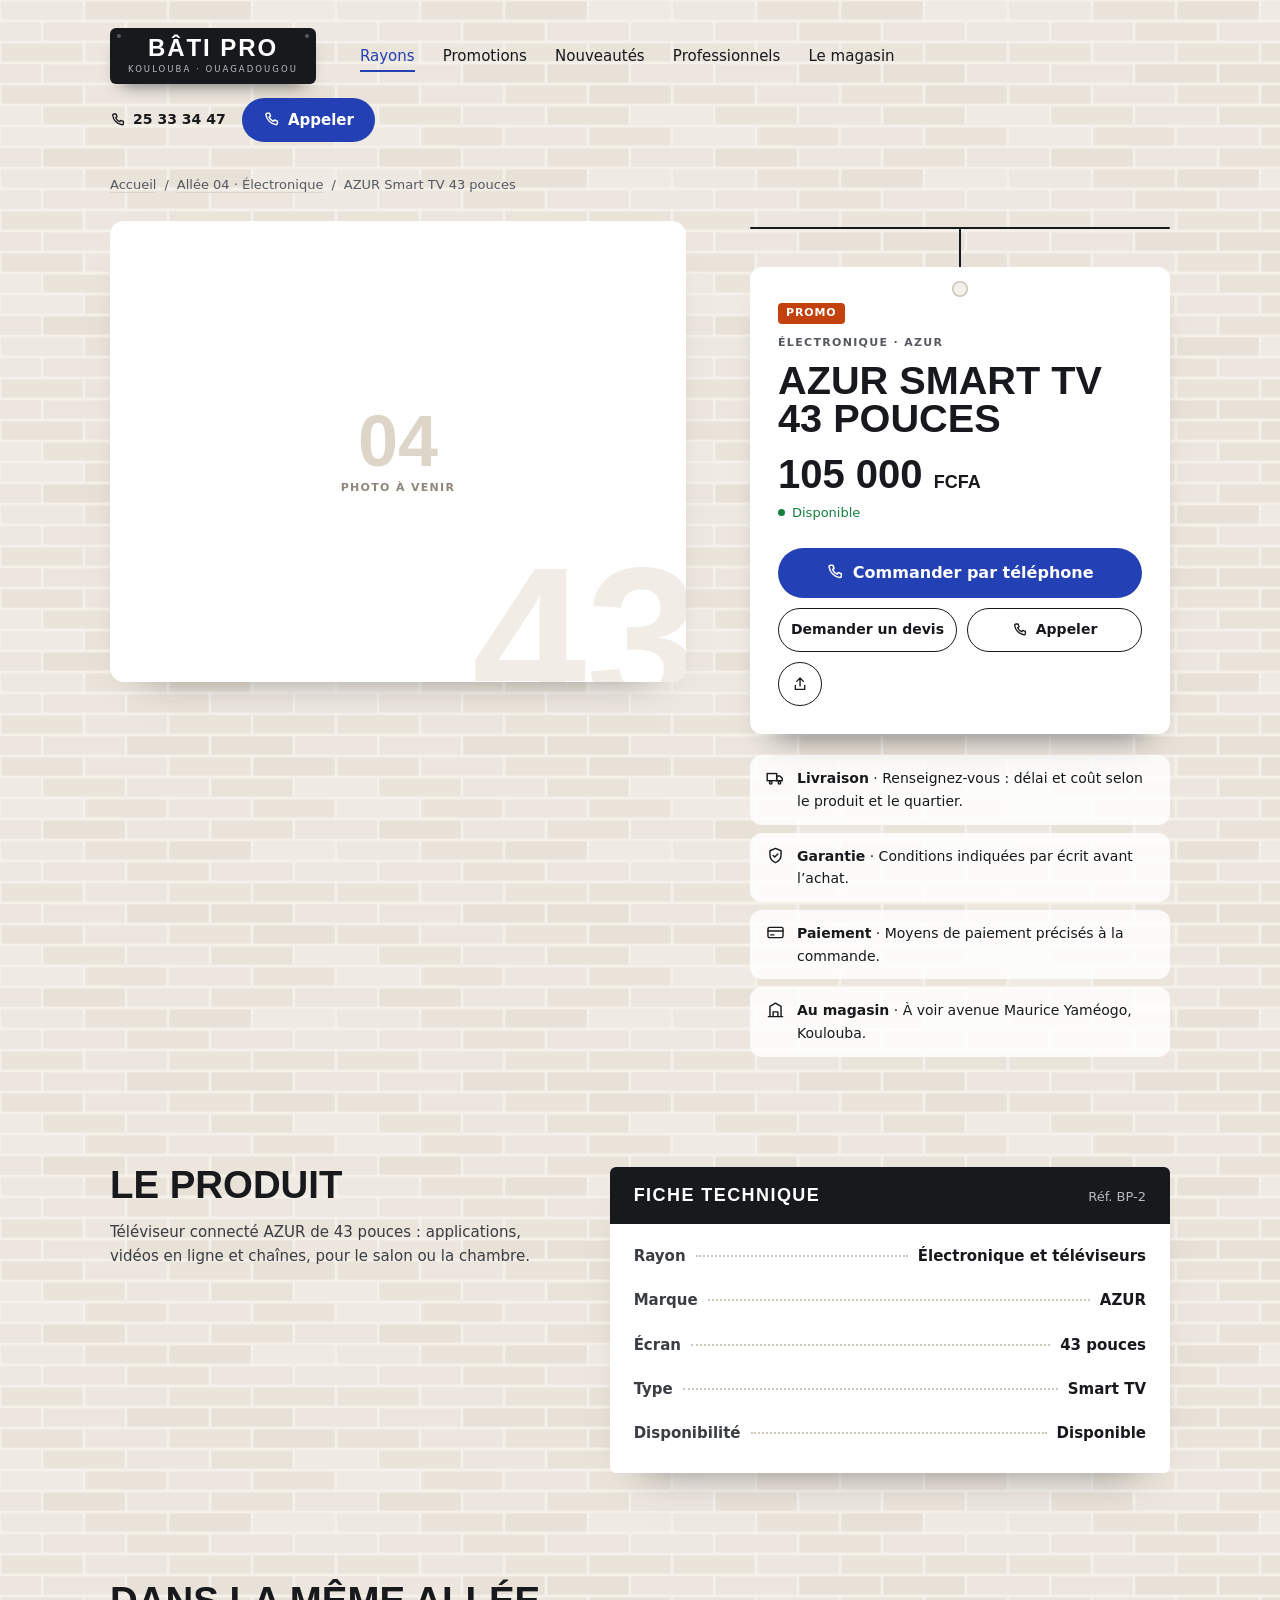
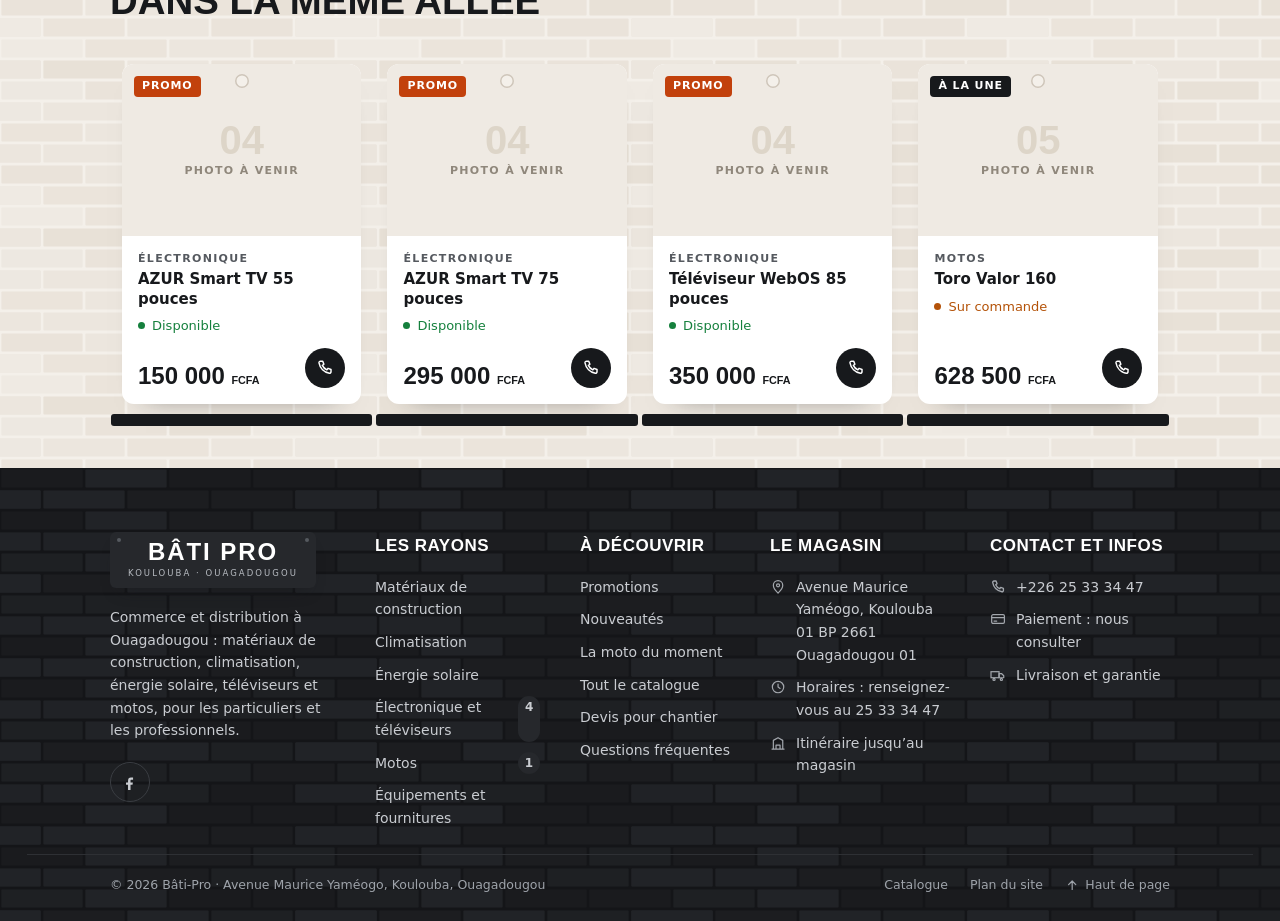
<file: produit/azur-smart-tv-43-pouces.html>
<!DOCTYPE html>
<html lang="fr">
<head>
<meta charset="UTF-8">
<meta name="viewport" content="width=device-width, initial-scale=1.0">
<meta http-equiv="Content-Security-Policy" content="default-src 'self'; script-src 'self' 'unsafe-inline' https://www.googletagmanager.com; style-src 'self' 'unsafe-inline' https://fonts.googleapis.com; font-src 'self' https://fonts.gstatic.com; img-src 'self' data: https:; connect-src 'self' https://*.google-analytics.com https://*.analytics.google.com https://www.googletagmanager.com; frame-src https://www.google.com https://maps.google.com; object-src 'none'; base-uri 'self'; form-action 'self'; upgrade-insecure-requests">
<meta name="referrer" content="strict-origin-when-cross-origin">
<title>AZUR Smart TV 43 pouces — 105 000 FCFA | Bâti-Pro Ouagadougou</title>
<meta name="description" content="Téléviseur connecté AZUR de 43 pouces : applications, vidéos en ligne et chaînes, pour le salon ou la chambre. 105 000 FCFA, disponible chez Bâti-Pro…">
<link rel="canonical" href="https://mandestephane5-creator.github.io/batipro/produit/azur-smart-tv-43-pouces.html">
<meta property="og:type" content="product">
<meta property="og:site_name" content="Bâti-Pro">
<meta property="og:locale" content="fr_FR">
<meta property="og:title" content="AZUR Smart TV 43 pouces — 105 000 FCFA | Bâti-Pro Ouagadougou">
<meta property="og:description" content="Téléviseur connecté AZUR de 43 pouces : applications, vidéos en ligne et chaînes, pour le salon ou la chambre. 105 000 FCFA, disponible chez Bâti-Pro…">
<meta property="og:url" content="https://mandestephane5-creator.github.io/batipro/produit/azur-smart-tv-43-pouces.html">
<meta property="og:image" content="https://mandestephane5-creator.github.io/batipro/img/partage.jpg">
<meta name="twitter:card" content="summary_large_image">
<meta name="theme-color" content="#17191C">
<link rel="icon" type="image/png" sizes="32x32" href="../img/icons/favicon-32.png">
<link rel="icon" type="image/png" sizes="192x192" href="../img/icons/icon-192.png">
<link rel="apple-touch-icon" href="../img/icons/apple-touch-icon.png">
<link rel="preconnect" href="https://fonts.googleapis.com">
<link rel="preconnect" href="https://fonts.gstatic.com" crossorigin>
<link rel="stylesheet" href="https://fonts.googleapis.com/css2?family=Big+Shoulders:wght@600;700;800;900&amp;family=Big+Shoulders+Stencil:wght@700;800&amp;family=Instrument+Sans:wght@400;500;600&amp;display=swap">
<link rel="stylesheet" href="../css/style.css">
<script>document.documentElement.classList.add("js")</script>
<script type="application/ld+json">{"@context":"https://schema.org","@type":"Product","name":"AZUR Smart TV 43 pouces","url":"https://mandestephane5-creator.github.io/batipro/produit/azur-smart-tv-43-pouces.html","sku":"BP-2","category":"Électronique et téléviseurs","description":"Téléviseur connecté AZUR de 43 pouces : applications, vidéos en ligne et chaînes, pour le salon ou la chambre.","image":["https://mandestephane5-creator.github.io/batipro/img/partage.jpg"],"brand":{"@type":"Brand","name":"AZUR"},"offers":{"@type":"Offer","price":105000,"priceCurrency":"XOF","availability":"https://schema.org/InStock","url":"https://mandestephane5-creator.github.io/batipro/produit/azur-smart-tv-43-pouces.html","seller":{"@type":"Organization","name":"Bâti-Pro"}}}</script>
<script type="application/ld+json">{"@context":"https://schema.org","@type":"BreadcrumbList","itemListElement":[{"@type":"ListItem","position":1,"name":"Accueil","item":"https://mandestephane5-creator.github.io/batipro/"},{"@type":"ListItem","position":2,"name":"Électronique et téléviseurs","item":"https://mandestephane5-creator.github.io/batipro/produits.html#electronique"},{"@type":"ListItem","position":3,"name":"AZUR Smart TV 43 pouces","item":"https://mandestephane5-creator.github.io/batipro/produit/azur-smart-tv-43-pouces.html"}]}</script>
</head>
<body data-wa="" data-tel="+22625333447">
<svg xmlns="http://www.w3.org/2000/svg" style="display:none" aria-hidden="true"><symbol id="i-wa" viewBox="0 0 24 24"><path d="M4 20l1.3-3.9A8 8 0 1 1 8 19z" fill="none" stroke="currentColor" stroke-width="2" stroke-linecap="round" stroke-linejoin="round"/><path d="M9.5 9.5c.3 1.8 1.6 3.5 3.5 4.3l1.2-1.1 1.8.8-.4 1.6c-3 .3-6.6-3-6.8-6l1.5-.5.8 1.8z" fill="none" stroke="currentColor" stroke-width="1.7" stroke-linejoin="round"/></symbol><symbol id="i-tel" viewBox="0 0 24 24"><path d="M6 3h3l1.5 4-2 1.5a12 12 0 0 0 6 6l1.5-2 4 1.5v3a2 2 0 0 1-2.2 2A17 17 0 0 1 4 5.2 2 2 0 0 1 6 3z" fill="none" stroke="currentColor" stroke-width="2" stroke-linejoin="round"/></symbol><symbol id="i-loupe" viewBox="0 0 24 24"><circle cx="11" cy="11" r="7" fill="none" stroke="currentColor" stroke-width="2"/><path d="m20 20-3.5-3.5" stroke="currentColor" stroke-width="2" stroke-linecap="round"/></symbol><symbol id="i-fleche" viewBox="0 0 24 24"><path d="M5 12h14M13 6l6 6-6 6" fill="none" stroke="currentColor" stroke-width="2" stroke-linecap="round" stroke-linejoin="round"/></symbol><symbol id="i-gauche" viewBox="0 0 24 24"><path d="m15 6-6 6 6 6" fill="none" stroke="currentColor" stroke-width="2" stroke-linecap="round" stroke-linejoin="round"/></symbol><symbol id="i-droite" viewBox="0 0 24 24"><path d="m9 6 6 6-6 6" fill="none" stroke="currentColor" stroke-width="2" stroke-linecap="round" stroke-linejoin="round"/></symbol><symbol id="i-pin" viewBox="0 0 24 24"><path d="M12 21s7-6.3 7-11.5A7 7 0 0 0 5 9.5C5 14.7 12 21 12 21z" fill="none" stroke="currentColor" stroke-width="1.8"/><circle cx="12" cy="9.5" r="2.3" fill="none" stroke="currentColor" stroke-width="1.8"/></symbol><symbol id="i-horloge" viewBox="0 0 24 24"><circle cx="12" cy="12" r="8.5" fill="none" stroke="currentColor" stroke-width="1.8"/><path d="M12 7.5V12l3 2" fill="none" stroke="currentColor" stroke-width="1.8" stroke-linecap="round"/></symbol><symbol id="i-camion" viewBox="0 0 24 24"><rect x="1.5" y="7" width="12" height="9" fill="none" stroke="currentColor" stroke-width="1.8"/><path d="M13.5 10h4l3 3v3h-7z" fill="none" stroke="currentColor" stroke-width="1.8" stroke-linejoin="round"/><circle cx="6" cy="18.5" r="1.6" fill="none" stroke="currentColor" stroke-width="1.8"/><circle cx="17" cy="18.5" r="1.6" fill="none" stroke="currentColor" stroke-width="1.8"/></symbol><symbol id="i-bouclier" viewBox="0 0 24 24"><path d="M12 3l7 3v5c0 5-3.4 8.5-7 10-3.6-1.5-7-5-7-10V6z" fill="none" stroke="currentColor" stroke-width="1.8" stroke-linejoin="round"/><path d="M9 12l2 2 4-4" fill="none" stroke="currentColor" stroke-width="1.8" stroke-linecap="round" stroke-linejoin="round"/></symbol><symbol id="i-paie" viewBox="0 0 24 24"><rect x="2.5" y="5.5" width="19" height="13" rx="2" fill="none" stroke="currentColor" stroke-width="1.8"/><path d="M2.5 10h19M6 15h4" stroke="currentColor" stroke-width="1.8" stroke-linecap="round"/></symbol><symbol id="i-magasin" viewBox="0 0 24 24"><path d="M3 21h18M5 21V8l7-4 7 4v13M9 21v-6h6v6" fill="none" stroke="currentColor" stroke-width="1.8" stroke-linecap="round" stroke-linejoin="round"/></symbol><symbol id="i-menu" viewBox="0 0 24 24"><path d="M4 8h16M4 16h16" stroke="currentColor" stroke-width="2" stroke-linecap="round"/></symbol><symbol id="i-x" viewBox="0 0 24 24"><path d="M6 6l12 12M18 6 6 18" stroke="currentColor" stroke-width="2" stroke-linecap="round"/></symbol><symbol id="i-haut" viewBox="0 0 24 24"><path d="M12 19V5M6 11l6-6 6 6" fill="none" stroke="currentColor" stroke-width="2" stroke-linecap="round" stroke-linejoin="round"/></symbol><symbol id="i-partage" viewBox="0 0 24 24"><path d="M12 3v12M7 8l5-5 5 5M5 14v6h14v-6" fill="none" stroke="currentColor" stroke-width="2" stroke-linecap="round" stroke-linejoin="round"/></symbol><symbol id="i-fb" viewBox="0 0 24 24"><path fill="currentColor" d="M14 8.5h2.5V5.3c-.4-.06-2-.2-3.1-.2-3.1 0-4.4 1.8-4.4 4.9v2.5H6v3.6h3v8.4h3.7v-8.4h3l.5-3.6h-3.5V10c0-.9.25-1.5 1.3-1.5z"/></symbol><symbol id="i-tiktok" viewBox="0 0 24 24"><path fill="currentColor" d="M14.5 3h2.6c.2 1.6 1.3 2.9 3 3.2v2.7c-1.1 0-2.2-.3-3.1-.9v5.6a5.6 5.6 0 1 1-4.8-5.5v2.8a2.9 2.9 0 1 0 2 2.7V3z"/></symbol><symbol id="i-mail" viewBox="0 0 24 24"><rect x="3" y="5.5" width="18" height="13" rx="2" fill="none" stroke="currentColor" stroke-width="1.8"/><path d="m3.5 7 8.5 6 8.5-6" fill="none" stroke="currentColor" stroke-width="1.8" stroke-linejoin="round"/></symbol></svg>
<a class="aller" href="#contenu">Aller au contenu</a>
<header class="haut">
<div class="enveloppe haut-l">
<a class="enseigne" href="../" aria-label="Bâti-Pro, accueil"><b>BÂTI PRO</b><small>KOULOUBA · OUAGADOUGOU</small></a>
<nav class="nav" aria-label="Menu principal"><a href="../produits.html" aria-current="page">Rayons</a><a href="../produits.html#promotions">Promotions</a><a href="../produits.html#nouveautes">Nouveautés</a><a href="../index.html#pros">Professionnels</a><a href="../index.html#magasin">Le magasin</a></nav>
<div class="haut-d"><a class="haut-tel" href="tel:+22625333447"><svg class="ico" aria-hidden="true"><use href="#i-tel"/></svg>25 33 34 47</a><a class="btn btn-accent btn-pilule" href="tel:+22625333447"><svg class="ico" aria-hidden="true"><use href="#i-tel"/></svg>Appeler</a><button class="burger" type="button" aria-expanded="false" aria-controls="menu-mobile" aria-label="Ouvrir le menu"><svg class="ico" aria-hidden="true"><use href="#i-menu"/></svg></button></div>
</div>
<div class="menu-mobile" id="menu-mobile" hidden><nav aria-label="Menu mobile"><a href="../produits.html" aria-current="page">Rayons</a><a href="../produits.html#promotions">Promotions</a><a href="../produits.html#nouveautes">Nouveautés</a><a href="../index.html#pros">Professionnels</a><a href="../index.html#magasin">Le magasin</a><a href="tel:+22625333447">Appeler le 25 33 34 47</a></nav></div>
</header>
<main id="contenu" class="enveloppe fiche">
<nav class="ariane" aria-label="Fil d’Ariane"><a href="../index.html">Accueil</a><span aria-hidden="true">/</span><a href="../produits.html#electronique">Allée 04 · Électronique</a><span aria-hidden="true">/</span>AZUR Smart TV 43 pouces</nav>
<div class="fiche-l">
<section class="galerie" aria-label="Photos du produit"><div class="galerie-grande"><span class="galerie-nombre" aria-hidden="true">43</span><span class="sans-photo sans-photo-grande"><b>04</b><small>Photo à venir</small></span></div></section>
<section class="fiche-info" aria-labelledby="t-produit"><span class="corde" aria-hidden="true"></span><div class="etiquette etiquette-fiche"><span class="fil"></span><div class="etiquette-carton"><span class="trou"></span><div class="fiche-badges"><span class="pastille pastille-promo">PROMO</span></div><p class="etiquette-rayon">Électronique · AZUR</p><h1 class="fiche-titre" id="t-produit">AZUR Smart TV 43 pouces</h1><p class="fiche-prix">105 000 <small>FCFA</small></p><span class="etat etat-ok"><i></i>Disponible</span><div class="fiche-actions"><a class="btn btn-accent btn-pilule btn-large" id="fiche-wa" data-wa-msg="Bonjour Bâti-Pro, je suis intéressé(e) par : AZUR Smart TV 43 pouces (105 000 FCFA)" href="tel:+22625333447"><svg class="ico" aria-hidden="true"><use href="#i-tel"/></svg>Commander par téléphone</a><div class="fiche-actions-2"><a class="btn btn-contour btn-pilule" href="tel:+22625333447">Demander un devis</a><a class="btn btn-contour btn-pilule" href="tel:+22625333447"><svg class="ico" aria-hidden="true"><use href="#i-tel"/></svg>Appeler</a><button type="button" class="btn btn-contour btn-pilule btn-icone" data-partager aria-label="Partager ce produit"><svg class="ico" aria-hidden="true"><use href="#i-partage"/></svg></button></div></div></div></div>
<ul class="fiche-infos"><li><svg class="ico" aria-hidden="true"><use href="#i-camion"/></svg><span><b>Livraison</b> · Renseignez-vous : délai et coût selon le produit et le quartier.</span></li><li><svg class="ico" aria-hidden="true"><use href="#i-bouclier"/></svg><span><b>Garantie</b> · Conditions indiquées par écrit avant l’achat.</span></li><li><svg class="ico" aria-hidden="true"><use href="#i-paie"/></svg><span><b>Paiement</b> · Moyens de paiement précisés à la commande.</span></li><li><svg class="ico" aria-hidden="true"><use href="#i-magasin"/></svg><span><b>Au magasin</b> · À voir avenue Maurice Yaméogo, Koulouba.</span></li></ul></section>
</div>
<section class="fiche-bas" aria-label="Détails">
<div class="fiche-desc monte"><h2 class="titre-section">Le produit</h2><p>Téléviseur connecté AZUR de 43 pouces : applications, vidéos en ligne et chaînes, pour le salon ou la chambre.</p></div>
<figure class="fiche-tech monte"><figcaption><b>FICHE TECHNIQUE</b><span>Réf. BP-2</span></figcaption><dl><div><dt>Rayon</dt><i aria-hidden="true"></i><dd>Électronique et téléviseurs</dd></div><div><dt>Marque</dt><i aria-hidden="true"></i><dd>AZUR</dd></div><div><dt>Écran</dt><i aria-hidden="true"></i><dd>43 pouces</dd></div><div><dt>Type</dt><i aria-hidden="true"></i><dd>Smart TV</dd></div><div><dt>Disponibilité</dt><i aria-hidden="true"></i><dd>Disponible</dd></div></dl></figure>
</section>
<section class="section-courte" aria-labelledby="t-autres"><h2 class="titre-section" id="t-autres">Dans la même allée</h2><div class="etagere"><article class="carte" data-rayon="electronique" data-dispo="disponible" data-promo="1" data-nouveau="0" data-prix="150000" data-nom="azur smart tv 55 pouces azur électronique et téléviseurs">
<a class="carte-photo" href="../produit/azur-smart-tv-55-pouces.html" tabindex="-1" aria-hidden="true"><span class="trou"></span><span class="sans-photo "><b>04</b><small>Photo à venir</small></span></a>
<div class="carte-badges"><span class="pastille pastille-promo">PROMO</span></div>
<div class="carte-corps"><span class="carte-rayon">Électronique</span><h3 class="carte-nom"><a href="../produit/azur-smart-tv-55-pouces.html">AZUR Smart TV 55 pouces</a></h3><span class="etat etat-ok"><i></i>Disponible</span><div class="carte-bas"><span class="carte-prix">150 000 <small>FCFA</small></span><a class="carte-wa" href="tel:+22625333447" aria-label="Appeler pour AZUR Smart TV 55 pouces"><svg class="ico" aria-hidden="true"><use href="#i-tel"/></svg></a></div></div>
</article>
<article class="carte" data-rayon="electronique" data-dispo="disponible" data-promo="1" data-nouveau="0" data-prix="295000" data-nom="azur smart tv 75 pouces azur électronique et téléviseurs">
<a class="carte-photo" href="../produit/azur-smart-tv-75-pouces.html" tabindex="-1" aria-hidden="true"><span class="trou"></span><span class="sans-photo "><b>04</b><small>Photo à venir</small></span></a>
<div class="carte-badges"><span class="pastille pastille-promo">PROMO</span></div>
<div class="carte-corps"><span class="carte-rayon">Électronique</span><h3 class="carte-nom"><a href="../produit/azur-smart-tv-75-pouces.html">AZUR Smart TV 75 pouces</a></h3><span class="etat etat-ok"><i></i>Disponible</span><div class="carte-bas"><span class="carte-prix">295 000 <small>FCFA</small></span><a class="carte-wa" href="tel:+22625333447" aria-label="Appeler pour AZUR Smart TV 75 pouces"><svg class="ico" aria-hidden="true"><use href="#i-tel"/></svg></a></div></div>
</article>
<article class="carte" data-rayon="electronique" data-dispo="disponible" data-promo="1" data-nouveau="0" data-prix="350000" data-nom="téléviseur webos 85 pouces  électronique et téléviseurs">
<a class="carte-photo" href="../produit/televiseur-webos-85-pouces.html" tabindex="-1" aria-hidden="true"><span class="trou"></span><span class="sans-photo "><b>04</b><small>Photo à venir</small></span></a>
<div class="carte-badges"><span class="pastille pastille-promo">PROMO</span></div>
<div class="carte-corps"><span class="carte-rayon">Électronique</span><h3 class="carte-nom"><a href="../produit/televiseur-webos-85-pouces.html">Téléviseur WebOS 85 pouces</a></h3><span class="etat etat-ok"><i></i>Disponible</span><div class="carte-bas"><span class="carte-prix">350 000 <small>FCFA</small></span><a class="carte-wa" href="tel:+22625333447" aria-label="Appeler pour Téléviseur WebOS 85 pouces"><svg class="ico" aria-hidden="true"><use href="#i-tel"/></svg></a></div></div>
</article>
<article class="carte" data-rayon="motos" data-dispo="commande" data-promo="0" data-nouveau="0" data-prix="628500" data-nom="toro valor 160 toro motos">
<a class="carte-photo" href="../produit/toro-valor-160.html" tabindex="-1" aria-hidden="true"><span class="trou"></span><span class="sans-photo "><b>05</b><small>Photo à venir</small></span></a>
<div class="carte-badges"><span class="pastille pastille-noir">À LA UNE</span></div>
<div class="carte-corps"><span class="carte-rayon">Motos</span><h3 class="carte-nom"><a href="../produit/toro-valor-160.html">Toro Valor 160</a></h3><span class="etat etat-cmd"><i></i>Sur commande</span><div class="carte-bas"><span class="carte-prix">628 500 <small>FCFA</small></span><a class="carte-wa" href="tel:+22625333447" aria-label="Appeler pour Toro Valor 160"><svg class="ico" aria-hidden="true"><use href="#i-tel"/></svg></a></div></div>
</article></div></section>
</main>
<footer class="pied mur-sombre">
<div class="enveloppe pied-grille">
<div class="pied-marque"><a class="enseigne" href="../" aria-label="Bâti-Pro, accueil"><b>BÂTI PRO</b><small>KOULOUBA · OUAGADOUGOU</small></a><p>Commerce et distribution à Ouagadougou : matériaux de construction, climatisation, énergie solaire, téléviseurs et motos, pour les particuliers et les professionnels.</p><div class="pied-reseaux"><a href="https://www.facebook.com/273430846662451/" target="_blank" rel="noopener" aria-label="Bâti-Pro sur Facebook"><svg class="ico" aria-hidden="true"><use href="#i-fb"/></svg></a></div></div>
<nav class="pied-col" aria-label="Rayons"><p class="pied-h">Les rayons</p><ul class="pied-rayons"><li><a href="../produits.html#materiaux">Matériaux de construction</a><span></span></li><li><a href="../produits.html#climatisation">Climatisation</a><span></span></li><li><a href="../produits.html#solaire">Énergie solaire</a><span></span></li><li><a href="../produits.html#electronique">Électronique et téléviseurs</a><span>4</span></li><li><a href="../produits.html#motos">Motos</a><span>1</span></li><li><a href="../produits.html#equipements">Équipements et fournitures</a><span></span></li></ul></nav>
<nav class="pied-col" aria-label="Sélections"><p class="pied-h">À découvrir</p><ul><li><a href="../produits.html#promotions">Promotions</a></li><li><a href="../produits.html#nouveautes">Nouveautés</a></li><li><a href="../index.html#showroom">La moto du moment</a></li><li><a href="../produits.html">Tout le catalogue</a></li><li><a href="../index.html#pros">Devis pour chantier</a></li><li><a href="../index.html#infos">Questions fréquentes</a></li></ul></nav>
<div class="pied-col"><p class="pied-h">Le magasin</p><ul class="pied-infos"><li><svg class="ico" aria-hidden="true"><use href="#i-pin"/></svg><span>Avenue Maurice Yaméogo, Koulouba<br>01 BP 2661 Ouagadougou 01</span></li><li><svg class="ico" aria-hidden="true"><use href="#i-horloge"/></svg><span>Horaires : renseignez-vous au 25 33 34 47</span></li><li><svg class="ico" aria-hidden="true"><use href="#i-magasin"/></svg><span><a href="https://www.google.com/maps/dir/?api=1&amp;destination=Avenue%20Maurice%20Yam%C3%A9ogo%2C%20Koulouba%2C%20Ouagadougou" target="_blank" rel="noopener">Itinéraire jusqu’au magasin</a></span></li></ul></div>
<div class="pied-col"><p class="pied-h">Contact et infos</p><ul class="pied-infos"><li><svg class="ico" aria-hidden="true"><use href="#i-tel"/></svg><span><a href="tel:+22625333447">+226 25 33 34 47</a></span></li><li><svg class="ico" aria-hidden="true"><use href="#i-paie"/></svg><span>Paiement : nous consulter</span></li><li><svg class="ico" aria-hidden="true"><use href="#i-camion"/></svg><span><a href="../index.html#infos">Livraison et garantie</a></span></li></ul></div>
</div>
<div class="enveloppe pied-bas"><span>© 2026 Bâti-Pro · Avenue Maurice Yaméogo, Koulouba, Ouagadougou</span><span class="pied-liens"><a href="../produits.html">Catalogue</a><a href="../sitemap.xml">Plan du site</a><a class="remonter" href="#contenu"><svg class="ico" aria-hidden="true"><use href="#i-haut"/></svg>Haut de page</a></span></div>
</footer>
<nav class="barre-mobile" aria-label="Contacter Bâti-Pro"><a class="btn btn-accent btn-pilule" data-wa-msg="Bonjour Bâti-Pro, je suis intéressé(e) par : AZUR Smart TV 43 pouces (105 000 FCFA)" href="tel:+22625333447"><svg class="ico" aria-hidden="true"><use href="#i-tel"/></svg>Appeler</a></nav>
<script src="../js/site.js" defer></script>
</body>
</html>
</file>
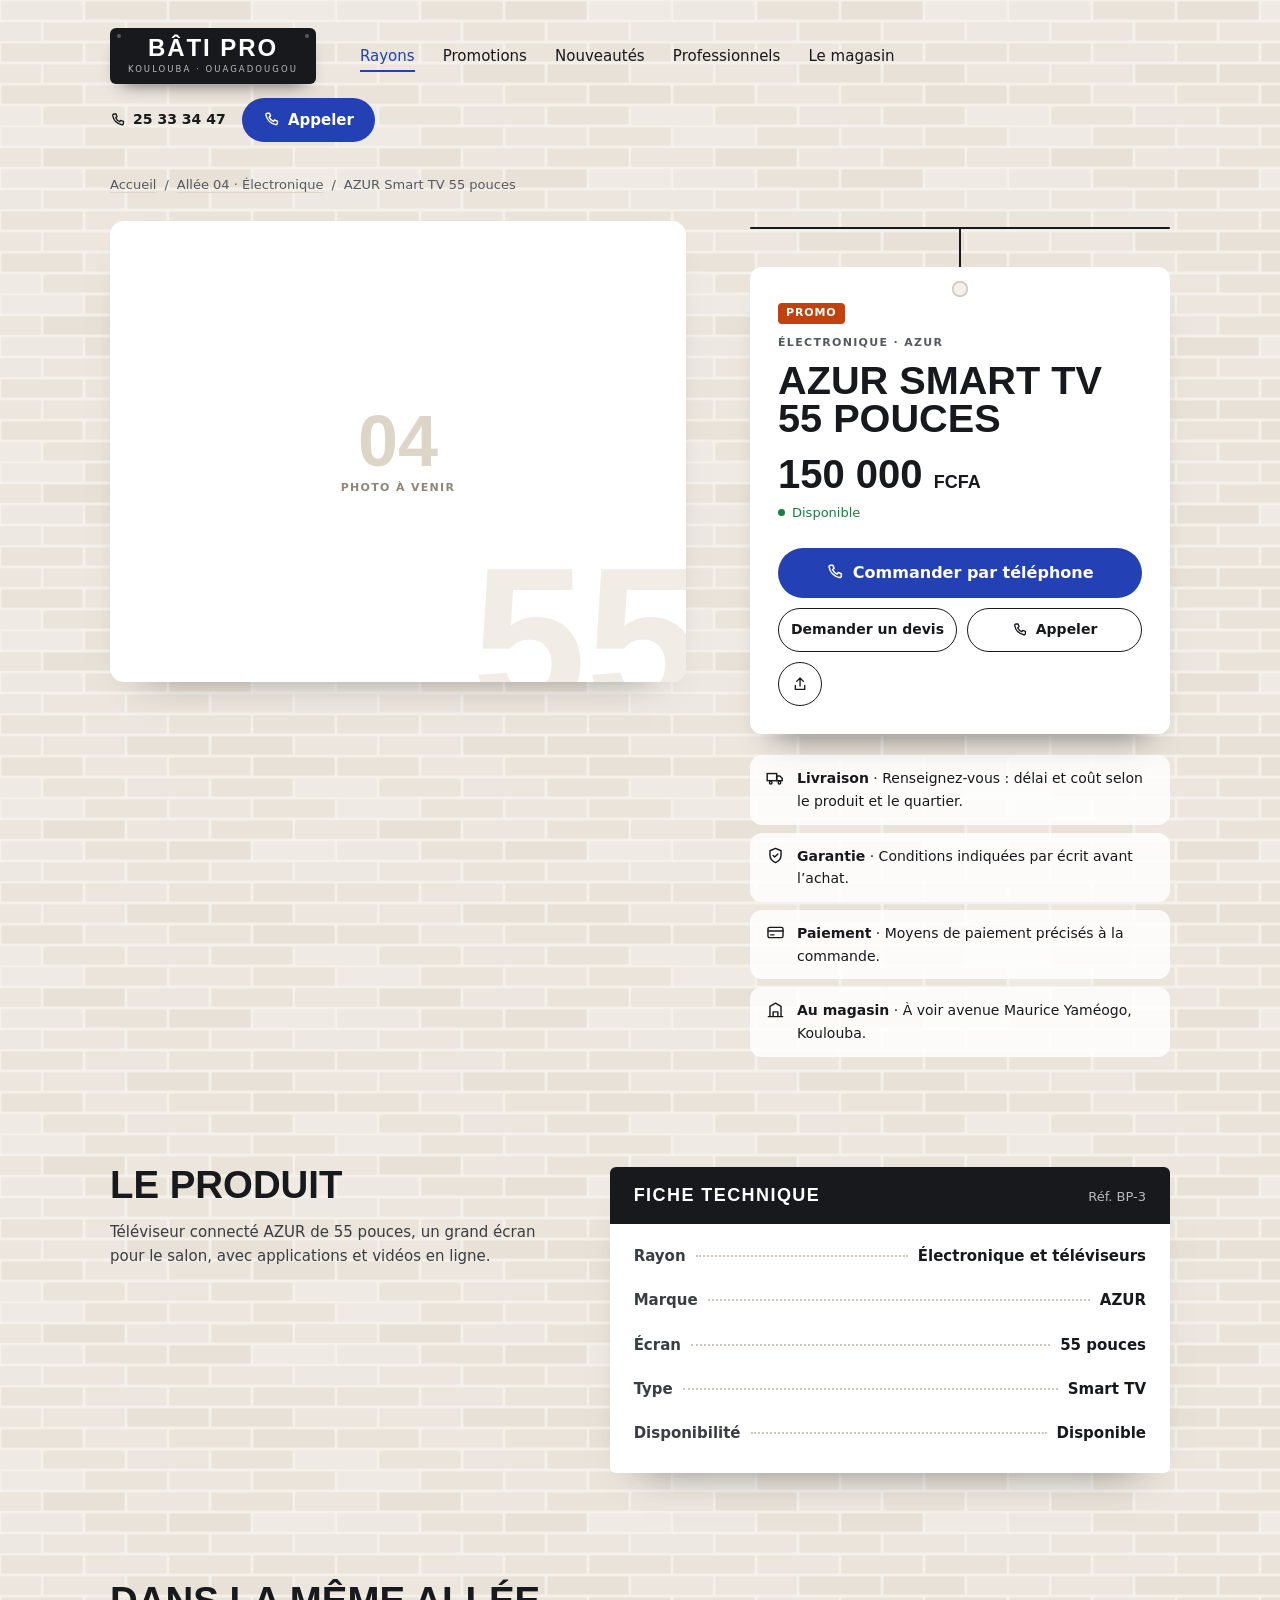
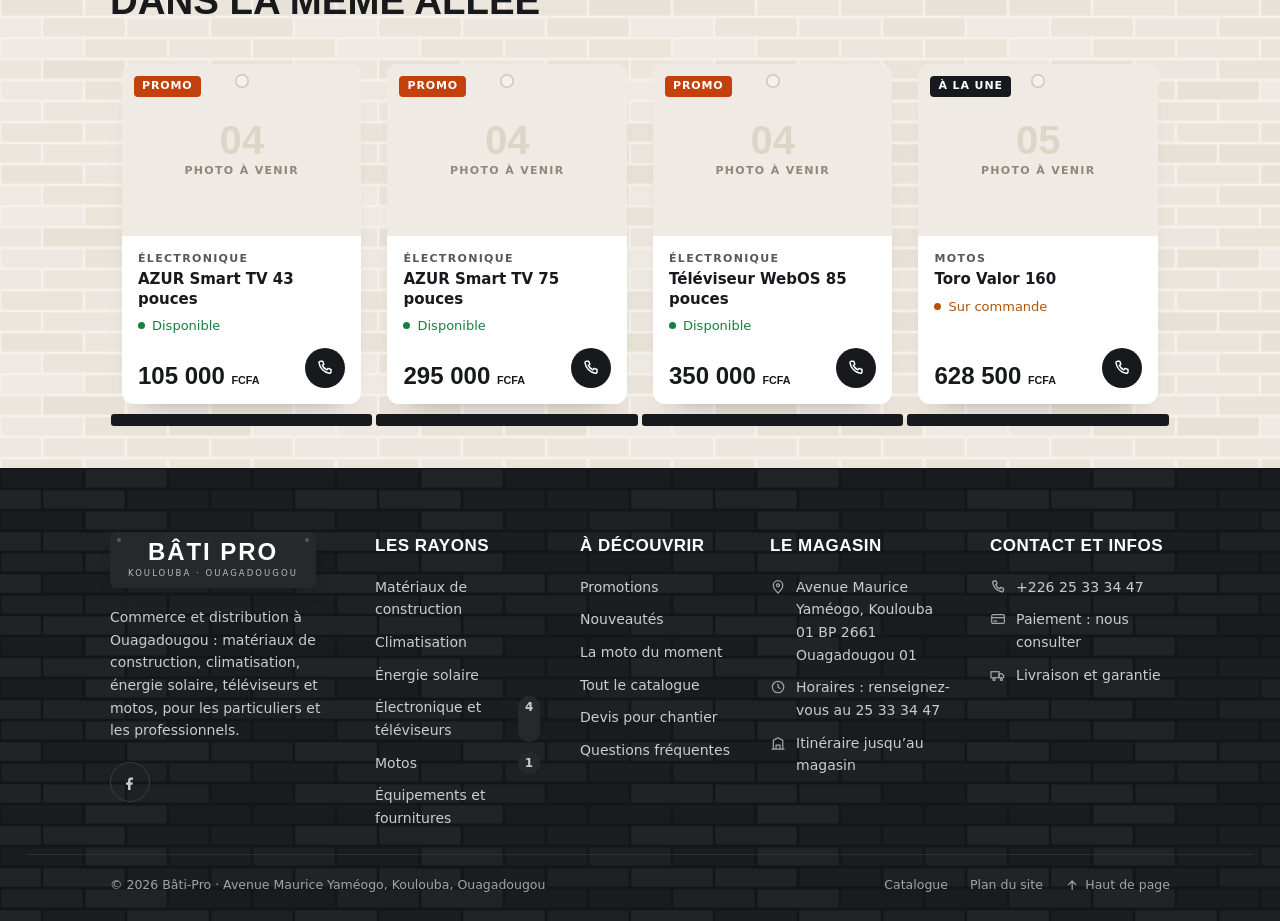
<file: produit/azur-smart-tv-55-pouces.html>
<!DOCTYPE html>
<html lang="fr">
<head>
<meta charset="UTF-8">
<meta name="viewport" content="width=device-width, initial-scale=1.0">
<meta http-equiv="Content-Security-Policy" content="default-src 'self'; script-src 'self' 'unsafe-inline' https://www.googletagmanager.com; style-src 'self' 'unsafe-inline' https://fonts.googleapis.com; font-src 'self' https://fonts.gstatic.com; img-src 'self' data: https:; connect-src 'self' https://*.google-analytics.com https://*.analytics.google.com https://www.googletagmanager.com; frame-src https://www.google.com https://maps.google.com; object-src 'none'; base-uri 'self'; form-action 'self'; upgrade-insecure-requests">
<meta name="referrer" content="strict-origin-when-cross-origin">
<title>AZUR Smart TV 55 pouces — 150 000 FCFA | Bâti-Pro Ouagadougou</title>
<meta name="description" content="Téléviseur connecté AZUR de 55 pouces, un grand écran pour le salon, avec applications et vidéos en ligne. 150 000 FCFA, disponible chez Bâti-Pro, Koulouba…">
<link rel="canonical" href="https://mandestephane5-creator.github.io/batipro/produit/azur-smart-tv-55-pouces.html">
<meta property="og:type" content="product">
<meta property="og:site_name" content="Bâti-Pro">
<meta property="og:locale" content="fr_FR">
<meta property="og:title" content="AZUR Smart TV 55 pouces — 150 000 FCFA | Bâti-Pro Ouagadougou">
<meta property="og:description" content="Téléviseur connecté AZUR de 55 pouces, un grand écran pour le salon, avec applications et vidéos en ligne. 150 000 FCFA, disponible chez Bâti-Pro, Koulouba…">
<meta property="og:url" content="https://mandestephane5-creator.github.io/batipro/produit/azur-smart-tv-55-pouces.html">
<meta property="og:image" content="https://mandestephane5-creator.github.io/batipro/img/partage.jpg">
<meta name="twitter:card" content="summary_large_image">
<meta name="theme-color" content="#17191C">
<link rel="icon" type="image/png" sizes="32x32" href="../img/icons/favicon-32.png">
<link rel="icon" type="image/png" sizes="192x192" href="../img/icons/icon-192.png">
<link rel="apple-touch-icon" href="../img/icons/apple-touch-icon.png">
<link rel="preconnect" href="https://fonts.googleapis.com">
<link rel="preconnect" href="https://fonts.gstatic.com" crossorigin>
<link rel="stylesheet" href="https://fonts.googleapis.com/css2?family=Big+Shoulders:wght@600;700;800;900&amp;family=Big+Shoulders+Stencil:wght@700;800&amp;family=Instrument+Sans:wght@400;500;600&amp;display=swap">
<link rel="stylesheet" href="../css/style.css">
<script>document.documentElement.classList.add("js")</script>
<script type="application/ld+json">{"@context":"https://schema.org","@type":"Product","name":"AZUR Smart TV 55 pouces","url":"https://mandestephane5-creator.github.io/batipro/produit/azur-smart-tv-55-pouces.html","sku":"BP-3","category":"Électronique et téléviseurs","description":"Téléviseur connecté AZUR de 55 pouces, un grand écran pour le salon, avec applications et vidéos en ligne.","image":["https://mandestephane5-creator.github.io/batipro/img/partage.jpg"],"brand":{"@type":"Brand","name":"AZUR"},"offers":{"@type":"Offer","price":150000,"priceCurrency":"XOF","availability":"https://schema.org/InStock","url":"https://mandestephane5-creator.github.io/batipro/produit/azur-smart-tv-55-pouces.html","seller":{"@type":"Organization","name":"Bâti-Pro"}}}</script>
<script type="application/ld+json">{"@context":"https://schema.org","@type":"BreadcrumbList","itemListElement":[{"@type":"ListItem","position":1,"name":"Accueil","item":"https://mandestephane5-creator.github.io/batipro/"},{"@type":"ListItem","position":2,"name":"Électronique et téléviseurs","item":"https://mandestephane5-creator.github.io/batipro/produits.html#electronique"},{"@type":"ListItem","position":3,"name":"AZUR Smart TV 55 pouces","item":"https://mandestephane5-creator.github.io/batipro/produit/azur-smart-tv-55-pouces.html"}]}</script>
</head>
<body data-wa="" data-tel="+22625333447">
<svg xmlns="http://www.w3.org/2000/svg" style="display:none" aria-hidden="true"><symbol id="i-wa" viewBox="0 0 24 24"><path d="M4 20l1.3-3.9A8 8 0 1 1 8 19z" fill="none" stroke="currentColor" stroke-width="2" stroke-linecap="round" stroke-linejoin="round"/><path d="M9.5 9.5c.3 1.8 1.6 3.5 3.5 4.3l1.2-1.1 1.8.8-.4 1.6c-3 .3-6.6-3-6.8-6l1.5-.5.8 1.8z" fill="none" stroke="currentColor" stroke-width="1.7" stroke-linejoin="round"/></symbol><symbol id="i-tel" viewBox="0 0 24 24"><path d="M6 3h3l1.5 4-2 1.5a12 12 0 0 0 6 6l1.5-2 4 1.5v3a2 2 0 0 1-2.2 2A17 17 0 0 1 4 5.2 2 2 0 0 1 6 3z" fill="none" stroke="currentColor" stroke-width="2" stroke-linejoin="round"/></symbol><symbol id="i-loupe" viewBox="0 0 24 24"><circle cx="11" cy="11" r="7" fill="none" stroke="currentColor" stroke-width="2"/><path d="m20 20-3.5-3.5" stroke="currentColor" stroke-width="2" stroke-linecap="round"/></symbol><symbol id="i-fleche" viewBox="0 0 24 24"><path d="M5 12h14M13 6l6 6-6 6" fill="none" stroke="currentColor" stroke-width="2" stroke-linecap="round" stroke-linejoin="round"/></symbol><symbol id="i-gauche" viewBox="0 0 24 24"><path d="m15 6-6 6 6 6" fill="none" stroke="currentColor" stroke-width="2" stroke-linecap="round" stroke-linejoin="round"/></symbol><symbol id="i-droite" viewBox="0 0 24 24"><path d="m9 6 6 6-6 6" fill="none" stroke="currentColor" stroke-width="2" stroke-linecap="round" stroke-linejoin="round"/></symbol><symbol id="i-pin" viewBox="0 0 24 24"><path d="M12 21s7-6.3 7-11.5A7 7 0 0 0 5 9.5C5 14.7 12 21 12 21z" fill="none" stroke="currentColor" stroke-width="1.8"/><circle cx="12" cy="9.5" r="2.3" fill="none" stroke="currentColor" stroke-width="1.8"/></symbol><symbol id="i-horloge" viewBox="0 0 24 24"><circle cx="12" cy="12" r="8.5" fill="none" stroke="currentColor" stroke-width="1.8"/><path d="M12 7.5V12l3 2" fill="none" stroke="currentColor" stroke-width="1.8" stroke-linecap="round"/></symbol><symbol id="i-camion" viewBox="0 0 24 24"><rect x="1.5" y="7" width="12" height="9" fill="none" stroke="currentColor" stroke-width="1.8"/><path d="M13.5 10h4l3 3v3h-7z" fill="none" stroke="currentColor" stroke-width="1.8" stroke-linejoin="round"/><circle cx="6" cy="18.5" r="1.6" fill="none" stroke="currentColor" stroke-width="1.8"/><circle cx="17" cy="18.5" r="1.6" fill="none" stroke="currentColor" stroke-width="1.8"/></symbol><symbol id="i-bouclier" viewBox="0 0 24 24"><path d="M12 3l7 3v5c0 5-3.4 8.5-7 10-3.6-1.5-7-5-7-10V6z" fill="none" stroke="currentColor" stroke-width="1.8" stroke-linejoin="round"/><path d="M9 12l2 2 4-4" fill="none" stroke="currentColor" stroke-width="1.8" stroke-linecap="round" stroke-linejoin="round"/></symbol><symbol id="i-paie" viewBox="0 0 24 24"><rect x="2.5" y="5.5" width="19" height="13" rx="2" fill="none" stroke="currentColor" stroke-width="1.8"/><path d="M2.5 10h19M6 15h4" stroke="currentColor" stroke-width="1.8" stroke-linecap="round"/></symbol><symbol id="i-magasin" viewBox="0 0 24 24"><path d="M3 21h18M5 21V8l7-4 7 4v13M9 21v-6h6v6" fill="none" stroke="currentColor" stroke-width="1.8" stroke-linecap="round" stroke-linejoin="round"/></symbol><symbol id="i-menu" viewBox="0 0 24 24"><path d="M4 8h16M4 16h16" stroke="currentColor" stroke-width="2" stroke-linecap="round"/></symbol><symbol id="i-x" viewBox="0 0 24 24"><path d="M6 6l12 12M18 6 6 18" stroke="currentColor" stroke-width="2" stroke-linecap="round"/></symbol><symbol id="i-haut" viewBox="0 0 24 24"><path d="M12 19V5M6 11l6-6 6 6" fill="none" stroke="currentColor" stroke-width="2" stroke-linecap="round" stroke-linejoin="round"/></symbol><symbol id="i-partage" viewBox="0 0 24 24"><path d="M12 3v12M7 8l5-5 5 5M5 14v6h14v-6" fill="none" stroke="currentColor" stroke-width="2" stroke-linecap="round" stroke-linejoin="round"/></symbol><symbol id="i-fb" viewBox="0 0 24 24"><path fill="currentColor" d="M14 8.5h2.5V5.3c-.4-.06-2-.2-3.1-.2-3.1 0-4.4 1.8-4.4 4.9v2.5H6v3.6h3v8.4h3.7v-8.4h3l.5-3.6h-3.5V10c0-.9.25-1.5 1.3-1.5z"/></symbol><symbol id="i-tiktok" viewBox="0 0 24 24"><path fill="currentColor" d="M14.5 3h2.6c.2 1.6 1.3 2.9 3 3.2v2.7c-1.1 0-2.2-.3-3.1-.9v5.6a5.6 5.6 0 1 1-4.8-5.5v2.8a2.9 2.9 0 1 0 2 2.7V3z"/></symbol><symbol id="i-mail" viewBox="0 0 24 24"><rect x="3" y="5.5" width="18" height="13" rx="2" fill="none" stroke="currentColor" stroke-width="1.8"/><path d="m3.5 7 8.5 6 8.5-6" fill="none" stroke="currentColor" stroke-width="1.8" stroke-linejoin="round"/></symbol></svg>
<a class="aller" href="#contenu">Aller au contenu</a>
<header class="haut">
<div class="enveloppe haut-l">
<a class="enseigne" href="../" aria-label="Bâti-Pro, accueil"><b>BÂTI PRO</b><small>KOULOUBA · OUAGADOUGOU</small></a>
<nav class="nav" aria-label="Menu principal"><a href="../produits.html" aria-current="page">Rayons</a><a href="../produits.html#promotions">Promotions</a><a href="../produits.html#nouveautes">Nouveautés</a><a href="../index.html#pros">Professionnels</a><a href="../index.html#magasin">Le magasin</a></nav>
<div class="haut-d"><a class="haut-tel" href="tel:+22625333447"><svg class="ico" aria-hidden="true"><use href="#i-tel"/></svg>25 33 34 47</a><a class="btn btn-accent btn-pilule" href="tel:+22625333447"><svg class="ico" aria-hidden="true"><use href="#i-tel"/></svg>Appeler</a><button class="burger" type="button" aria-expanded="false" aria-controls="menu-mobile" aria-label="Ouvrir le menu"><svg class="ico" aria-hidden="true"><use href="#i-menu"/></svg></button></div>
</div>
<div class="menu-mobile" id="menu-mobile" hidden><nav aria-label="Menu mobile"><a href="../produits.html" aria-current="page">Rayons</a><a href="../produits.html#promotions">Promotions</a><a href="../produits.html#nouveautes">Nouveautés</a><a href="../index.html#pros">Professionnels</a><a href="../index.html#magasin">Le magasin</a><a href="tel:+22625333447">Appeler le 25 33 34 47</a></nav></div>
</header>
<main id="contenu" class="enveloppe fiche">
<nav class="ariane" aria-label="Fil d’Ariane"><a href="../index.html">Accueil</a><span aria-hidden="true">/</span><a href="../produits.html#electronique">Allée 04 · Électronique</a><span aria-hidden="true">/</span>AZUR Smart TV 55 pouces</nav>
<div class="fiche-l">
<section class="galerie" aria-label="Photos du produit"><div class="galerie-grande"><span class="galerie-nombre" aria-hidden="true">55</span><span class="sans-photo sans-photo-grande"><b>04</b><small>Photo à venir</small></span></div></section>
<section class="fiche-info" aria-labelledby="t-produit"><span class="corde" aria-hidden="true"></span><div class="etiquette etiquette-fiche"><span class="fil"></span><div class="etiquette-carton"><span class="trou"></span><div class="fiche-badges"><span class="pastille pastille-promo">PROMO</span></div><p class="etiquette-rayon">Électronique · AZUR</p><h1 class="fiche-titre" id="t-produit">AZUR Smart TV 55 pouces</h1><p class="fiche-prix">150 000 <small>FCFA</small></p><span class="etat etat-ok"><i></i>Disponible</span><div class="fiche-actions"><a class="btn btn-accent btn-pilule btn-large" id="fiche-wa" data-wa-msg="Bonjour Bâti-Pro, je suis intéressé(e) par : AZUR Smart TV 55 pouces (150 000 FCFA)" href="tel:+22625333447"><svg class="ico" aria-hidden="true"><use href="#i-tel"/></svg>Commander par téléphone</a><div class="fiche-actions-2"><a class="btn btn-contour btn-pilule" href="tel:+22625333447">Demander un devis</a><a class="btn btn-contour btn-pilule" href="tel:+22625333447"><svg class="ico" aria-hidden="true"><use href="#i-tel"/></svg>Appeler</a><button type="button" class="btn btn-contour btn-pilule btn-icone" data-partager aria-label="Partager ce produit"><svg class="ico" aria-hidden="true"><use href="#i-partage"/></svg></button></div></div></div></div>
<ul class="fiche-infos"><li><svg class="ico" aria-hidden="true"><use href="#i-camion"/></svg><span><b>Livraison</b> · Renseignez-vous : délai et coût selon le produit et le quartier.</span></li><li><svg class="ico" aria-hidden="true"><use href="#i-bouclier"/></svg><span><b>Garantie</b> · Conditions indiquées par écrit avant l’achat.</span></li><li><svg class="ico" aria-hidden="true"><use href="#i-paie"/></svg><span><b>Paiement</b> · Moyens de paiement précisés à la commande.</span></li><li><svg class="ico" aria-hidden="true"><use href="#i-magasin"/></svg><span><b>Au magasin</b> · À voir avenue Maurice Yaméogo, Koulouba.</span></li></ul></section>
</div>
<section class="fiche-bas" aria-label="Détails">
<div class="fiche-desc monte"><h2 class="titre-section">Le produit</h2><p>Téléviseur connecté AZUR de 55 pouces, un grand écran pour le salon, avec applications et vidéos en ligne.</p></div>
<figure class="fiche-tech monte"><figcaption><b>FICHE TECHNIQUE</b><span>Réf. BP-3</span></figcaption><dl><div><dt>Rayon</dt><i aria-hidden="true"></i><dd>Électronique et téléviseurs</dd></div><div><dt>Marque</dt><i aria-hidden="true"></i><dd>AZUR</dd></div><div><dt>Écran</dt><i aria-hidden="true"></i><dd>55 pouces</dd></div><div><dt>Type</dt><i aria-hidden="true"></i><dd>Smart TV</dd></div><div><dt>Disponibilité</dt><i aria-hidden="true"></i><dd>Disponible</dd></div></dl></figure>
</section>
<section class="section-courte" aria-labelledby="t-autres"><h2 class="titre-section" id="t-autres">Dans la même allée</h2><div class="etagere"><article class="carte" data-rayon="electronique" data-dispo="disponible" data-promo="1" data-nouveau="0" data-prix="105000" data-nom="azur smart tv 43 pouces azur électronique et téléviseurs">
<a class="carte-photo" href="../produit/azur-smart-tv-43-pouces.html" tabindex="-1" aria-hidden="true"><span class="trou"></span><span class="sans-photo "><b>04</b><small>Photo à venir</small></span></a>
<div class="carte-badges"><span class="pastille pastille-promo">PROMO</span></div>
<div class="carte-corps"><span class="carte-rayon">Électronique</span><h3 class="carte-nom"><a href="../produit/azur-smart-tv-43-pouces.html">AZUR Smart TV 43 pouces</a></h3><span class="etat etat-ok"><i></i>Disponible</span><div class="carte-bas"><span class="carte-prix">105 000 <small>FCFA</small></span><a class="carte-wa" href="tel:+22625333447" aria-label="Appeler pour AZUR Smart TV 43 pouces"><svg class="ico" aria-hidden="true"><use href="#i-tel"/></svg></a></div></div>
</article>
<article class="carte" data-rayon="electronique" data-dispo="disponible" data-promo="1" data-nouveau="0" data-prix="295000" data-nom="azur smart tv 75 pouces azur électronique et téléviseurs">
<a class="carte-photo" href="../produit/azur-smart-tv-75-pouces.html" tabindex="-1" aria-hidden="true"><span class="trou"></span><span class="sans-photo "><b>04</b><small>Photo à venir</small></span></a>
<div class="carte-badges"><span class="pastille pastille-promo">PROMO</span></div>
<div class="carte-corps"><span class="carte-rayon">Électronique</span><h3 class="carte-nom"><a href="../produit/azur-smart-tv-75-pouces.html">AZUR Smart TV 75 pouces</a></h3><span class="etat etat-ok"><i></i>Disponible</span><div class="carte-bas"><span class="carte-prix">295 000 <small>FCFA</small></span><a class="carte-wa" href="tel:+22625333447" aria-label="Appeler pour AZUR Smart TV 75 pouces"><svg class="ico" aria-hidden="true"><use href="#i-tel"/></svg></a></div></div>
</article>
<article class="carte" data-rayon="electronique" data-dispo="disponible" data-promo="1" data-nouveau="0" data-prix="350000" data-nom="téléviseur webos 85 pouces  électronique et téléviseurs">
<a class="carte-photo" href="../produit/televiseur-webos-85-pouces.html" tabindex="-1" aria-hidden="true"><span class="trou"></span><span class="sans-photo "><b>04</b><small>Photo à venir</small></span></a>
<div class="carte-badges"><span class="pastille pastille-promo">PROMO</span></div>
<div class="carte-corps"><span class="carte-rayon">Électronique</span><h3 class="carte-nom"><a href="../produit/televiseur-webos-85-pouces.html">Téléviseur WebOS 85 pouces</a></h3><span class="etat etat-ok"><i></i>Disponible</span><div class="carte-bas"><span class="carte-prix">350 000 <small>FCFA</small></span><a class="carte-wa" href="tel:+22625333447" aria-label="Appeler pour Téléviseur WebOS 85 pouces"><svg class="ico" aria-hidden="true"><use href="#i-tel"/></svg></a></div></div>
</article>
<article class="carte" data-rayon="motos" data-dispo="commande" data-promo="0" data-nouveau="0" data-prix="628500" data-nom="toro valor 160 toro motos">
<a class="carte-photo" href="../produit/toro-valor-160.html" tabindex="-1" aria-hidden="true"><span class="trou"></span><span class="sans-photo "><b>05</b><small>Photo à venir</small></span></a>
<div class="carte-badges"><span class="pastille pastille-noir">À LA UNE</span></div>
<div class="carte-corps"><span class="carte-rayon">Motos</span><h3 class="carte-nom"><a href="../produit/toro-valor-160.html">Toro Valor 160</a></h3><span class="etat etat-cmd"><i></i>Sur commande</span><div class="carte-bas"><span class="carte-prix">628 500 <small>FCFA</small></span><a class="carte-wa" href="tel:+22625333447" aria-label="Appeler pour Toro Valor 160"><svg class="ico" aria-hidden="true"><use href="#i-tel"/></svg></a></div></div>
</article></div></section>
</main>
<footer class="pied mur-sombre">
<div class="enveloppe pied-grille">
<div class="pied-marque"><a class="enseigne" href="../" aria-label="Bâti-Pro, accueil"><b>BÂTI PRO</b><small>KOULOUBA · OUAGADOUGOU</small></a><p>Commerce et distribution à Ouagadougou : matériaux de construction, climatisation, énergie solaire, téléviseurs et motos, pour les particuliers et les professionnels.</p><div class="pied-reseaux"><a href="https://www.facebook.com/273430846662451/" target="_blank" rel="noopener" aria-label="Bâti-Pro sur Facebook"><svg class="ico" aria-hidden="true"><use href="#i-fb"/></svg></a></div></div>
<nav class="pied-col" aria-label="Rayons"><p class="pied-h">Les rayons</p><ul class="pied-rayons"><li><a href="../produits.html#materiaux">Matériaux de construction</a><span></span></li><li><a href="../produits.html#climatisation">Climatisation</a><span></span></li><li><a href="../produits.html#solaire">Énergie solaire</a><span></span></li><li><a href="../produits.html#electronique">Électronique et téléviseurs</a><span>4</span></li><li><a href="../produits.html#motos">Motos</a><span>1</span></li><li><a href="../produits.html#equipements">Équipements et fournitures</a><span></span></li></ul></nav>
<nav class="pied-col" aria-label="Sélections"><p class="pied-h">À découvrir</p><ul><li><a href="../produits.html#promotions">Promotions</a></li><li><a href="../produits.html#nouveautes">Nouveautés</a></li><li><a href="../index.html#showroom">La moto du moment</a></li><li><a href="../produits.html">Tout le catalogue</a></li><li><a href="../index.html#pros">Devis pour chantier</a></li><li><a href="../index.html#infos">Questions fréquentes</a></li></ul></nav>
<div class="pied-col"><p class="pied-h">Le magasin</p><ul class="pied-infos"><li><svg class="ico" aria-hidden="true"><use href="#i-pin"/></svg><span>Avenue Maurice Yaméogo, Koulouba<br>01 BP 2661 Ouagadougou 01</span></li><li><svg class="ico" aria-hidden="true"><use href="#i-horloge"/></svg><span>Horaires : renseignez-vous au 25 33 34 47</span></li><li><svg class="ico" aria-hidden="true"><use href="#i-magasin"/></svg><span><a href="https://www.google.com/maps/dir/?api=1&amp;destination=Avenue%20Maurice%20Yam%C3%A9ogo%2C%20Koulouba%2C%20Ouagadougou" target="_blank" rel="noopener">Itinéraire jusqu’au magasin</a></span></li></ul></div>
<div class="pied-col"><p class="pied-h">Contact et infos</p><ul class="pied-infos"><li><svg class="ico" aria-hidden="true"><use href="#i-tel"/></svg><span><a href="tel:+22625333447">+226 25 33 34 47</a></span></li><li><svg class="ico" aria-hidden="true"><use href="#i-paie"/></svg><span>Paiement : nous consulter</span></li><li><svg class="ico" aria-hidden="true"><use href="#i-camion"/></svg><span><a href="../index.html#infos">Livraison et garantie</a></span></li></ul></div>
</div>
<div class="enveloppe pied-bas"><span>© 2026 Bâti-Pro · Avenue Maurice Yaméogo, Koulouba, Ouagadougou</span><span class="pied-liens"><a href="../produits.html">Catalogue</a><a href="../sitemap.xml">Plan du site</a><a class="remonter" href="#contenu"><svg class="ico" aria-hidden="true"><use href="#i-haut"/></svg>Haut de page</a></span></div>
</footer>
<nav class="barre-mobile" aria-label="Contacter Bâti-Pro"><a class="btn btn-accent btn-pilule" data-wa-msg="Bonjour Bâti-Pro, je suis intéressé(e) par : AZUR Smart TV 55 pouces (150 000 FCFA)" href="tel:+22625333447"><svg class="ico" aria-hidden="true"><use href="#i-tel"/></svg>Appeler</a></nav>
<script src="../js/site.js" defer></script>
</body>
</html>
</file>
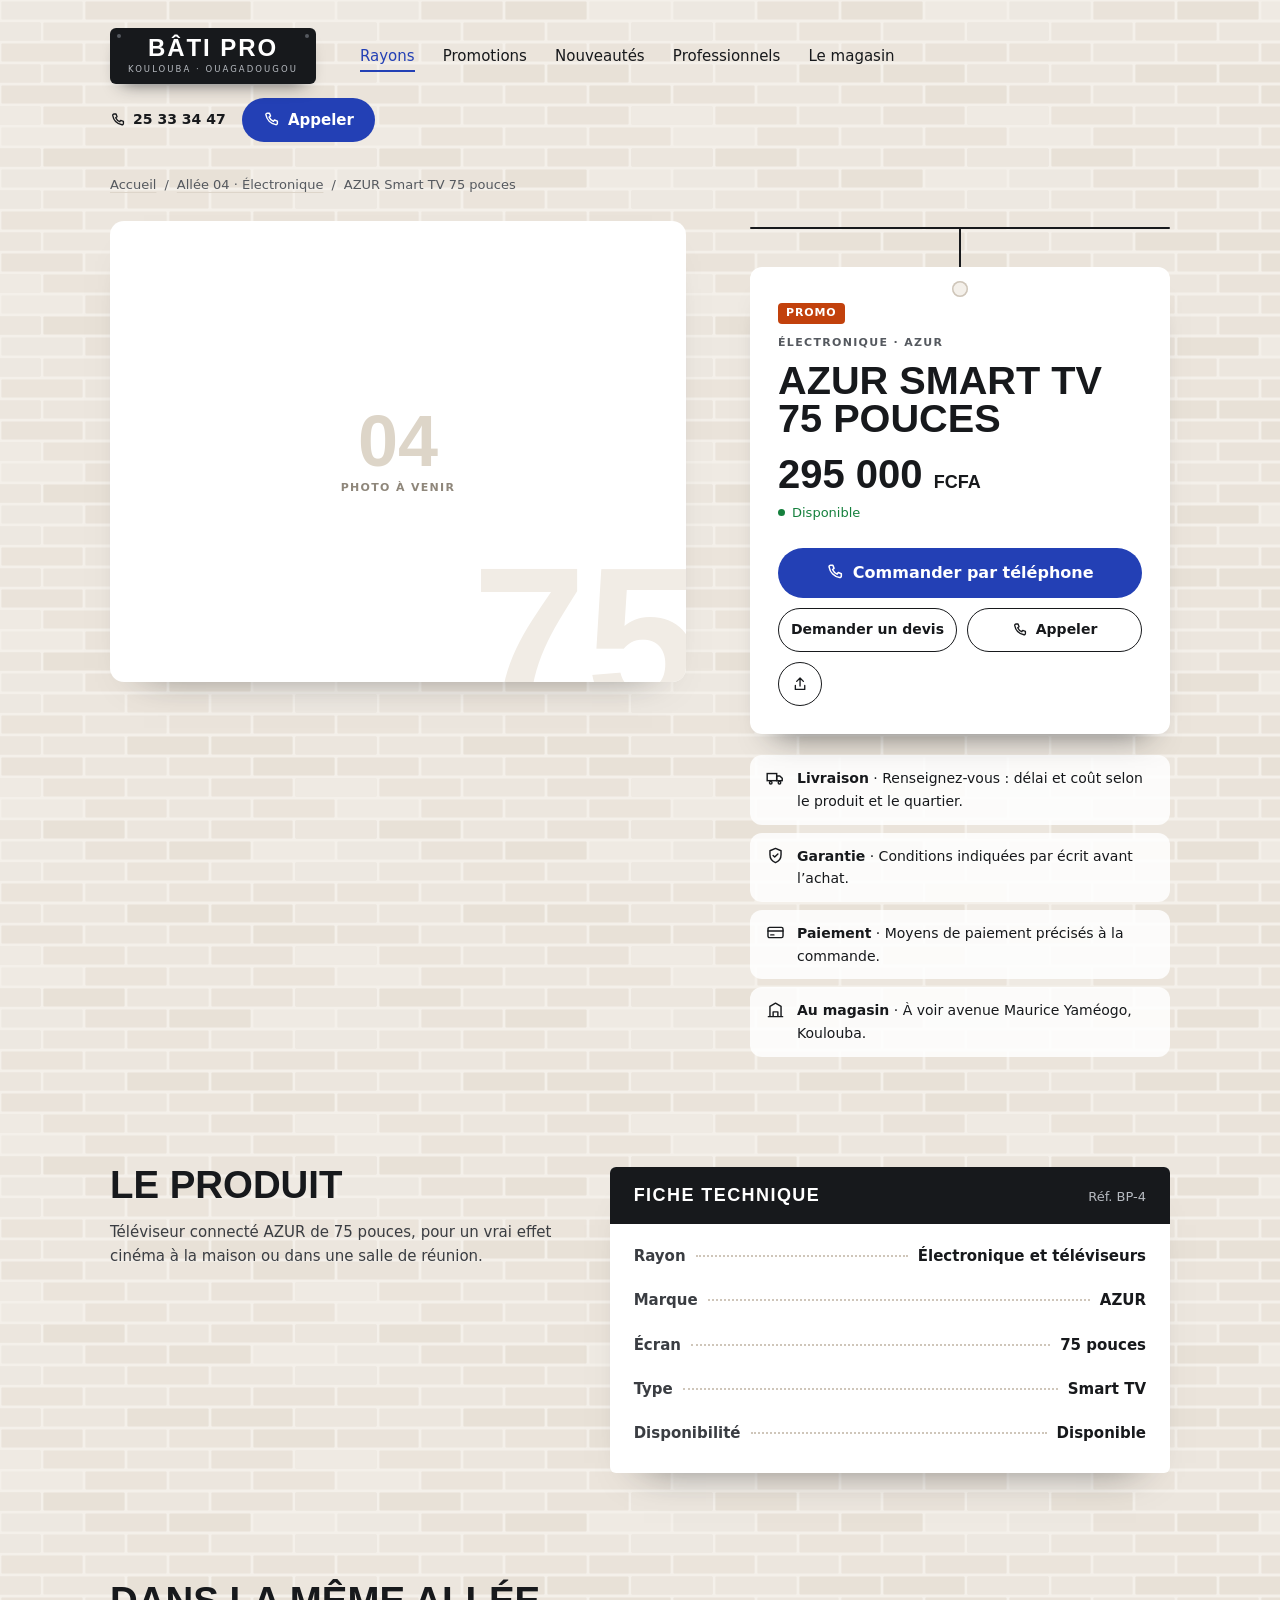
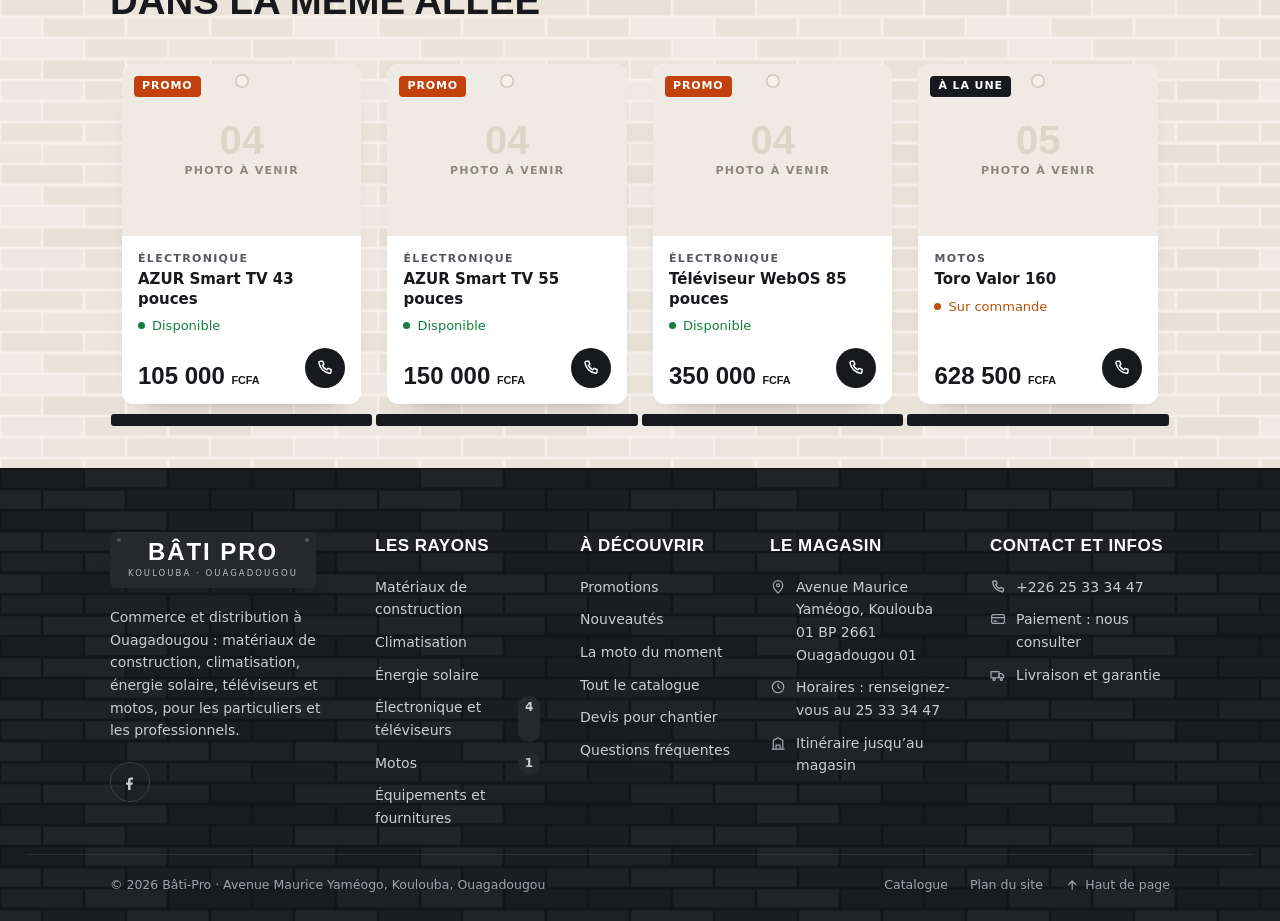
<file: produit/azur-smart-tv-75-pouces.html>
<!DOCTYPE html>
<html lang="fr">
<head>
<meta charset="UTF-8">
<meta name="viewport" content="width=device-width, initial-scale=1.0">
<meta http-equiv="Content-Security-Policy" content="default-src 'self'; script-src 'self' 'unsafe-inline' https://www.googletagmanager.com; style-src 'self' 'unsafe-inline' https://fonts.googleapis.com; font-src 'self' https://fonts.gstatic.com; img-src 'self' data: https:; connect-src 'self' https://*.google-analytics.com https://*.analytics.google.com https://www.googletagmanager.com; frame-src https://www.google.com https://maps.google.com; object-src 'none'; base-uri 'self'; form-action 'self'; upgrade-insecure-requests">
<meta name="referrer" content="strict-origin-when-cross-origin">
<title>AZUR Smart TV 75 pouces — 295 000 FCFA | Bâti-Pro Ouagadougou</title>
<meta name="description" content="Téléviseur connecté AZUR de 75 pouces, pour un vrai effet cinéma à la maison ou dans une salle de réunion. 295 000 FCFA, disponible chez Bâti-Pro, Koulouba…">
<link rel="canonical" href="https://mandestephane5-creator.github.io/batipro/produit/azur-smart-tv-75-pouces.html">
<meta property="og:type" content="product">
<meta property="og:site_name" content="Bâti-Pro">
<meta property="og:locale" content="fr_FR">
<meta property="og:title" content="AZUR Smart TV 75 pouces — 295 000 FCFA | Bâti-Pro Ouagadougou">
<meta property="og:description" content="Téléviseur connecté AZUR de 75 pouces, pour un vrai effet cinéma à la maison ou dans une salle de réunion. 295 000 FCFA, disponible chez Bâti-Pro, Koulouba…">
<meta property="og:url" content="https://mandestephane5-creator.github.io/batipro/produit/azur-smart-tv-75-pouces.html">
<meta property="og:image" content="https://mandestephane5-creator.github.io/batipro/img/partage.jpg">
<meta name="twitter:card" content="summary_large_image">
<meta name="theme-color" content="#17191C">
<link rel="icon" type="image/png" sizes="32x32" href="../img/icons/favicon-32.png">
<link rel="icon" type="image/png" sizes="192x192" href="../img/icons/icon-192.png">
<link rel="apple-touch-icon" href="../img/icons/apple-touch-icon.png">
<link rel="preconnect" href="https://fonts.googleapis.com">
<link rel="preconnect" href="https://fonts.gstatic.com" crossorigin>
<link rel="stylesheet" href="https://fonts.googleapis.com/css2?family=Big+Shoulders:wght@600;700;800;900&amp;family=Big+Shoulders+Stencil:wght@700;800&amp;family=Instrument+Sans:wght@400;500;600&amp;display=swap">
<link rel="stylesheet" href="../css/style.css">
<script>document.documentElement.classList.add("js")</script>
<script type="application/ld+json">{"@context":"https://schema.org","@type":"Product","name":"AZUR Smart TV 75 pouces","url":"https://mandestephane5-creator.github.io/batipro/produit/azur-smart-tv-75-pouces.html","sku":"BP-4","category":"Électronique et téléviseurs","description":"Téléviseur connecté AZUR de 75 pouces, pour un vrai effet cinéma à la maison ou dans une salle de réunion.","image":["https://mandestephane5-creator.github.io/batipro/img/partage.jpg"],"brand":{"@type":"Brand","name":"AZUR"},"offers":{"@type":"Offer","price":295000,"priceCurrency":"XOF","availability":"https://schema.org/InStock","url":"https://mandestephane5-creator.github.io/batipro/produit/azur-smart-tv-75-pouces.html","seller":{"@type":"Organization","name":"Bâti-Pro"}}}</script>
<script type="application/ld+json">{"@context":"https://schema.org","@type":"BreadcrumbList","itemListElement":[{"@type":"ListItem","position":1,"name":"Accueil","item":"https://mandestephane5-creator.github.io/batipro/"},{"@type":"ListItem","position":2,"name":"Électronique et téléviseurs","item":"https://mandestephane5-creator.github.io/batipro/produits.html#electronique"},{"@type":"ListItem","position":3,"name":"AZUR Smart TV 75 pouces","item":"https://mandestephane5-creator.github.io/batipro/produit/azur-smart-tv-75-pouces.html"}]}</script>
</head>
<body data-wa="" data-tel="+22625333447">
<svg xmlns="http://www.w3.org/2000/svg" style="display:none" aria-hidden="true"><symbol id="i-wa" viewBox="0 0 24 24"><path d="M4 20l1.3-3.9A8 8 0 1 1 8 19z" fill="none" stroke="currentColor" stroke-width="2" stroke-linecap="round" stroke-linejoin="round"/><path d="M9.5 9.5c.3 1.8 1.6 3.5 3.5 4.3l1.2-1.1 1.8.8-.4 1.6c-3 .3-6.6-3-6.8-6l1.5-.5.8 1.8z" fill="none" stroke="currentColor" stroke-width="1.7" stroke-linejoin="round"/></symbol><symbol id="i-tel" viewBox="0 0 24 24"><path d="M6 3h3l1.5 4-2 1.5a12 12 0 0 0 6 6l1.5-2 4 1.5v3a2 2 0 0 1-2.2 2A17 17 0 0 1 4 5.2 2 2 0 0 1 6 3z" fill="none" stroke="currentColor" stroke-width="2" stroke-linejoin="round"/></symbol><symbol id="i-loupe" viewBox="0 0 24 24"><circle cx="11" cy="11" r="7" fill="none" stroke="currentColor" stroke-width="2"/><path d="m20 20-3.5-3.5" stroke="currentColor" stroke-width="2" stroke-linecap="round"/></symbol><symbol id="i-fleche" viewBox="0 0 24 24"><path d="M5 12h14M13 6l6 6-6 6" fill="none" stroke="currentColor" stroke-width="2" stroke-linecap="round" stroke-linejoin="round"/></symbol><symbol id="i-gauche" viewBox="0 0 24 24"><path d="m15 6-6 6 6 6" fill="none" stroke="currentColor" stroke-width="2" stroke-linecap="round" stroke-linejoin="round"/></symbol><symbol id="i-droite" viewBox="0 0 24 24"><path d="m9 6 6 6-6 6" fill="none" stroke="currentColor" stroke-width="2" stroke-linecap="round" stroke-linejoin="round"/></symbol><symbol id="i-pin" viewBox="0 0 24 24"><path d="M12 21s7-6.3 7-11.5A7 7 0 0 0 5 9.5C5 14.7 12 21 12 21z" fill="none" stroke="currentColor" stroke-width="1.8"/><circle cx="12" cy="9.5" r="2.3" fill="none" stroke="currentColor" stroke-width="1.8"/></symbol><symbol id="i-horloge" viewBox="0 0 24 24"><circle cx="12" cy="12" r="8.5" fill="none" stroke="currentColor" stroke-width="1.8"/><path d="M12 7.5V12l3 2" fill="none" stroke="currentColor" stroke-width="1.8" stroke-linecap="round"/></symbol><symbol id="i-camion" viewBox="0 0 24 24"><rect x="1.5" y="7" width="12" height="9" fill="none" stroke="currentColor" stroke-width="1.8"/><path d="M13.5 10h4l3 3v3h-7z" fill="none" stroke="currentColor" stroke-width="1.8" stroke-linejoin="round"/><circle cx="6" cy="18.5" r="1.6" fill="none" stroke="currentColor" stroke-width="1.8"/><circle cx="17" cy="18.5" r="1.6" fill="none" stroke="currentColor" stroke-width="1.8"/></symbol><symbol id="i-bouclier" viewBox="0 0 24 24"><path d="M12 3l7 3v5c0 5-3.4 8.5-7 10-3.6-1.5-7-5-7-10V6z" fill="none" stroke="currentColor" stroke-width="1.8" stroke-linejoin="round"/><path d="M9 12l2 2 4-4" fill="none" stroke="currentColor" stroke-width="1.8" stroke-linecap="round" stroke-linejoin="round"/></symbol><symbol id="i-paie" viewBox="0 0 24 24"><rect x="2.5" y="5.5" width="19" height="13" rx="2" fill="none" stroke="currentColor" stroke-width="1.8"/><path d="M2.5 10h19M6 15h4" stroke="currentColor" stroke-width="1.8" stroke-linecap="round"/></symbol><symbol id="i-magasin" viewBox="0 0 24 24"><path d="M3 21h18M5 21V8l7-4 7 4v13M9 21v-6h6v6" fill="none" stroke="currentColor" stroke-width="1.8" stroke-linecap="round" stroke-linejoin="round"/></symbol><symbol id="i-menu" viewBox="0 0 24 24"><path d="M4 8h16M4 16h16" stroke="currentColor" stroke-width="2" stroke-linecap="round"/></symbol><symbol id="i-x" viewBox="0 0 24 24"><path d="M6 6l12 12M18 6 6 18" stroke="currentColor" stroke-width="2" stroke-linecap="round"/></symbol><symbol id="i-haut" viewBox="0 0 24 24"><path d="M12 19V5M6 11l6-6 6 6" fill="none" stroke="currentColor" stroke-width="2" stroke-linecap="round" stroke-linejoin="round"/></symbol><symbol id="i-partage" viewBox="0 0 24 24"><path d="M12 3v12M7 8l5-5 5 5M5 14v6h14v-6" fill="none" stroke="currentColor" stroke-width="2" stroke-linecap="round" stroke-linejoin="round"/></symbol><symbol id="i-fb" viewBox="0 0 24 24"><path fill="currentColor" d="M14 8.5h2.5V5.3c-.4-.06-2-.2-3.1-.2-3.1 0-4.4 1.8-4.4 4.9v2.5H6v3.6h3v8.4h3.7v-8.4h3l.5-3.6h-3.5V10c0-.9.25-1.5 1.3-1.5z"/></symbol><symbol id="i-tiktok" viewBox="0 0 24 24"><path fill="currentColor" d="M14.5 3h2.6c.2 1.6 1.3 2.9 3 3.2v2.7c-1.1 0-2.2-.3-3.1-.9v5.6a5.6 5.6 0 1 1-4.8-5.5v2.8a2.9 2.9 0 1 0 2 2.7V3z"/></symbol><symbol id="i-mail" viewBox="0 0 24 24"><rect x="3" y="5.5" width="18" height="13" rx="2" fill="none" stroke="currentColor" stroke-width="1.8"/><path d="m3.5 7 8.5 6 8.5-6" fill="none" stroke="currentColor" stroke-width="1.8" stroke-linejoin="round"/></symbol></svg>
<a class="aller" href="#contenu">Aller au contenu</a>
<header class="haut">
<div class="enveloppe haut-l">
<a class="enseigne" href="../" aria-label="Bâti-Pro, accueil"><b>BÂTI PRO</b><small>KOULOUBA · OUAGADOUGOU</small></a>
<nav class="nav" aria-label="Menu principal"><a href="../produits.html" aria-current="page">Rayons</a><a href="../produits.html#promotions">Promotions</a><a href="../produits.html#nouveautes">Nouveautés</a><a href="../index.html#pros">Professionnels</a><a href="../index.html#magasin">Le magasin</a></nav>
<div class="haut-d"><a class="haut-tel" href="tel:+22625333447"><svg class="ico" aria-hidden="true"><use href="#i-tel"/></svg>25 33 34 47</a><a class="btn btn-accent btn-pilule" href="tel:+22625333447"><svg class="ico" aria-hidden="true"><use href="#i-tel"/></svg>Appeler</a><button class="burger" type="button" aria-expanded="false" aria-controls="menu-mobile" aria-label="Ouvrir le menu"><svg class="ico" aria-hidden="true"><use href="#i-menu"/></svg></button></div>
</div>
<div class="menu-mobile" id="menu-mobile" hidden><nav aria-label="Menu mobile"><a href="../produits.html" aria-current="page">Rayons</a><a href="../produits.html#promotions">Promotions</a><a href="../produits.html#nouveautes">Nouveautés</a><a href="../index.html#pros">Professionnels</a><a href="../index.html#magasin">Le magasin</a><a href="tel:+22625333447">Appeler le 25 33 34 47</a></nav></div>
</header>
<main id="contenu" class="enveloppe fiche">
<nav class="ariane" aria-label="Fil d’Ariane"><a href="../index.html">Accueil</a><span aria-hidden="true">/</span><a href="../produits.html#electronique">Allée 04 · Électronique</a><span aria-hidden="true">/</span>AZUR Smart TV 75 pouces</nav>
<div class="fiche-l">
<section class="galerie" aria-label="Photos du produit"><div class="galerie-grande"><span class="galerie-nombre" aria-hidden="true">75</span><span class="sans-photo sans-photo-grande"><b>04</b><small>Photo à venir</small></span></div></section>
<section class="fiche-info" aria-labelledby="t-produit"><span class="corde" aria-hidden="true"></span><div class="etiquette etiquette-fiche"><span class="fil"></span><div class="etiquette-carton"><span class="trou"></span><div class="fiche-badges"><span class="pastille pastille-promo">PROMO</span></div><p class="etiquette-rayon">Électronique · AZUR</p><h1 class="fiche-titre" id="t-produit">AZUR Smart TV 75 pouces</h1><p class="fiche-prix">295 000 <small>FCFA</small></p><span class="etat etat-ok"><i></i>Disponible</span><div class="fiche-actions"><a class="btn btn-accent btn-pilule btn-large" id="fiche-wa" data-wa-msg="Bonjour Bâti-Pro, je suis intéressé(e) par : AZUR Smart TV 75 pouces (295 000 FCFA)" href="tel:+22625333447"><svg class="ico" aria-hidden="true"><use href="#i-tel"/></svg>Commander par téléphone</a><div class="fiche-actions-2"><a class="btn btn-contour btn-pilule" href="tel:+22625333447">Demander un devis</a><a class="btn btn-contour btn-pilule" href="tel:+22625333447"><svg class="ico" aria-hidden="true"><use href="#i-tel"/></svg>Appeler</a><button type="button" class="btn btn-contour btn-pilule btn-icone" data-partager aria-label="Partager ce produit"><svg class="ico" aria-hidden="true"><use href="#i-partage"/></svg></button></div></div></div></div>
<ul class="fiche-infos"><li><svg class="ico" aria-hidden="true"><use href="#i-camion"/></svg><span><b>Livraison</b> · Renseignez-vous : délai et coût selon le produit et le quartier.</span></li><li><svg class="ico" aria-hidden="true"><use href="#i-bouclier"/></svg><span><b>Garantie</b> · Conditions indiquées par écrit avant l’achat.</span></li><li><svg class="ico" aria-hidden="true"><use href="#i-paie"/></svg><span><b>Paiement</b> · Moyens de paiement précisés à la commande.</span></li><li><svg class="ico" aria-hidden="true"><use href="#i-magasin"/></svg><span><b>Au magasin</b> · À voir avenue Maurice Yaméogo, Koulouba.</span></li></ul></section>
</div>
<section class="fiche-bas" aria-label="Détails">
<div class="fiche-desc monte"><h2 class="titre-section">Le produit</h2><p>Téléviseur connecté AZUR de 75 pouces, pour un vrai effet cinéma à la maison ou dans une salle de réunion.</p></div>
<figure class="fiche-tech monte"><figcaption><b>FICHE TECHNIQUE</b><span>Réf. BP-4</span></figcaption><dl><div><dt>Rayon</dt><i aria-hidden="true"></i><dd>Électronique et téléviseurs</dd></div><div><dt>Marque</dt><i aria-hidden="true"></i><dd>AZUR</dd></div><div><dt>Écran</dt><i aria-hidden="true"></i><dd>75 pouces</dd></div><div><dt>Type</dt><i aria-hidden="true"></i><dd>Smart TV</dd></div><div><dt>Disponibilité</dt><i aria-hidden="true"></i><dd>Disponible</dd></div></dl></figure>
</section>
<section class="section-courte" aria-labelledby="t-autres"><h2 class="titre-section" id="t-autres">Dans la même allée</h2><div class="etagere"><article class="carte" data-rayon="electronique" data-dispo="disponible" data-promo="1" data-nouveau="0" data-prix="105000" data-nom="azur smart tv 43 pouces azur électronique et téléviseurs">
<a class="carte-photo" href="../produit/azur-smart-tv-43-pouces.html" tabindex="-1" aria-hidden="true"><span class="trou"></span><span class="sans-photo "><b>04</b><small>Photo à venir</small></span></a>
<div class="carte-badges"><span class="pastille pastille-promo">PROMO</span></div>
<div class="carte-corps"><span class="carte-rayon">Électronique</span><h3 class="carte-nom"><a href="../produit/azur-smart-tv-43-pouces.html">AZUR Smart TV 43 pouces</a></h3><span class="etat etat-ok"><i></i>Disponible</span><div class="carte-bas"><span class="carte-prix">105 000 <small>FCFA</small></span><a class="carte-wa" href="tel:+22625333447" aria-label="Appeler pour AZUR Smart TV 43 pouces"><svg class="ico" aria-hidden="true"><use href="#i-tel"/></svg></a></div></div>
</article>
<article class="carte" data-rayon="electronique" data-dispo="disponible" data-promo="1" data-nouveau="0" data-prix="150000" data-nom="azur smart tv 55 pouces azur électronique et téléviseurs">
<a class="carte-photo" href="../produit/azur-smart-tv-55-pouces.html" tabindex="-1" aria-hidden="true"><span class="trou"></span><span class="sans-photo "><b>04</b><small>Photo à venir</small></span></a>
<div class="carte-badges"><span class="pastille pastille-promo">PROMO</span></div>
<div class="carte-corps"><span class="carte-rayon">Électronique</span><h3 class="carte-nom"><a href="../produit/azur-smart-tv-55-pouces.html">AZUR Smart TV 55 pouces</a></h3><span class="etat etat-ok"><i></i>Disponible</span><div class="carte-bas"><span class="carte-prix">150 000 <small>FCFA</small></span><a class="carte-wa" href="tel:+22625333447" aria-label="Appeler pour AZUR Smart TV 55 pouces"><svg class="ico" aria-hidden="true"><use href="#i-tel"/></svg></a></div></div>
</article>
<article class="carte" data-rayon="electronique" data-dispo="disponible" data-promo="1" data-nouveau="0" data-prix="350000" data-nom="téléviseur webos 85 pouces  électronique et téléviseurs">
<a class="carte-photo" href="../produit/televiseur-webos-85-pouces.html" tabindex="-1" aria-hidden="true"><span class="trou"></span><span class="sans-photo "><b>04</b><small>Photo à venir</small></span></a>
<div class="carte-badges"><span class="pastille pastille-promo">PROMO</span></div>
<div class="carte-corps"><span class="carte-rayon">Électronique</span><h3 class="carte-nom"><a href="../produit/televiseur-webos-85-pouces.html">Téléviseur WebOS 85 pouces</a></h3><span class="etat etat-ok"><i></i>Disponible</span><div class="carte-bas"><span class="carte-prix">350 000 <small>FCFA</small></span><a class="carte-wa" href="tel:+22625333447" aria-label="Appeler pour Téléviseur WebOS 85 pouces"><svg class="ico" aria-hidden="true"><use href="#i-tel"/></svg></a></div></div>
</article>
<article class="carte" data-rayon="motos" data-dispo="commande" data-promo="0" data-nouveau="0" data-prix="628500" data-nom="toro valor 160 toro motos">
<a class="carte-photo" href="../produit/toro-valor-160.html" tabindex="-1" aria-hidden="true"><span class="trou"></span><span class="sans-photo "><b>05</b><small>Photo à venir</small></span></a>
<div class="carte-badges"><span class="pastille pastille-noir">À LA UNE</span></div>
<div class="carte-corps"><span class="carte-rayon">Motos</span><h3 class="carte-nom"><a href="../produit/toro-valor-160.html">Toro Valor 160</a></h3><span class="etat etat-cmd"><i></i>Sur commande</span><div class="carte-bas"><span class="carte-prix">628 500 <small>FCFA</small></span><a class="carte-wa" href="tel:+22625333447" aria-label="Appeler pour Toro Valor 160"><svg class="ico" aria-hidden="true"><use href="#i-tel"/></svg></a></div></div>
</article></div></section>
</main>
<footer class="pied mur-sombre">
<div class="enveloppe pied-grille">
<div class="pied-marque"><a class="enseigne" href="../" aria-label="Bâti-Pro, accueil"><b>BÂTI PRO</b><small>KOULOUBA · OUAGADOUGOU</small></a><p>Commerce et distribution à Ouagadougou : matériaux de construction, climatisation, énergie solaire, téléviseurs et motos, pour les particuliers et les professionnels.</p><div class="pied-reseaux"><a href="https://www.facebook.com/273430846662451/" target="_blank" rel="noopener" aria-label="Bâti-Pro sur Facebook"><svg class="ico" aria-hidden="true"><use href="#i-fb"/></svg></a></div></div>
<nav class="pied-col" aria-label="Rayons"><p class="pied-h">Les rayons</p><ul class="pied-rayons"><li><a href="../produits.html#materiaux">Matériaux de construction</a><span></span></li><li><a href="../produits.html#climatisation">Climatisation</a><span></span></li><li><a href="../produits.html#solaire">Énergie solaire</a><span></span></li><li><a href="../produits.html#electronique">Électronique et téléviseurs</a><span>4</span></li><li><a href="../produits.html#motos">Motos</a><span>1</span></li><li><a href="../produits.html#equipements">Équipements et fournitures</a><span></span></li></ul></nav>
<nav class="pied-col" aria-label="Sélections"><p class="pied-h">À découvrir</p><ul><li><a href="../produits.html#promotions">Promotions</a></li><li><a href="../produits.html#nouveautes">Nouveautés</a></li><li><a href="../index.html#showroom">La moto du moment</a></li><li><a href="../produits.html">Tout le catalogue</a></li><li><a href="../index.html#pros">Devis pour chantier</a></li><li><a href="../index.html#infos">Questions fréquentes</a></li></ul></nav>
<div class="pied-col"><p class="pied-h">Le magasin</p><ul class="pied-infos"><li><svg class="ico" aria-hidden="true"><use href="#i-pin"/></svg><span>Avenue Maurice Yaméogo, Koulouba<br>01 BP 2661 Ouagadougou 01</span></li><li><svg class="ico" aria-hidden="true"><use href="#i-horloge"/></svg><span>Horaires : renseignez-vous au 25 33 34 47</span></li><li><svg class="ico" aria-hidden="true"><use href="#i-magasin"/></svg><span><a href="https://www.google.com/maps/dir/?api=1&amp;destination=Avenue%20Maurice%20Yam%C3%A9ogo%2C%20Koulouba%2C%20Ouagadougou" target="_blank" rel="noopener">Itinéraire jusqu’au magasin</a></span></li></ul></div>
<div class="pied-col"><p class="pied-h">Contact et infos</p><ul class="pied-infos"><li><svg class="ico" aria-hidden="true"><use href="#i-tel"/></svg><span><a href="tel:+22625333447">+226 25 33 34 47</a></span></li><li><svg class="ico" aria-hidden="true"><use href="#i-paie"/></svg><span>Paiement : nous consulter</span></li><li><svg class="ico" aria-hidden="true"><use href="#i-camion"/></svg><span><a href="../index.html#infos">Livraison et garantie</a></span></li></ul></div>
</div>
<div class="enveloppe pied-bas"><span>© 2026 Bâti-Pro · Avenue Maurice Yaméogo, Koulouba, Ouagadougou</span><span class="pied-liens"><a href="../produits.html">Catalogue</a><a href="../sitemap.xml">Plan du site</a><a class="remonter" href="#contenu"><svg class="ico" aria-hidden="true"><use href="#i-haut"/></svg>Haut de page</a></span></div>
</footer>
<nav class="barre-mobile" aria-label="Contacter Bâti-Pro"><a class="btn btn-accent btn-pilule" data-wa-msg="Bonjour Bâti-Pro, je suis intéressé(e) par : AZUR Smart TV 75 pouces (295 000 FCFA)" href="tel:+22625333447"><svg class="ico" aria-hidden="true"><use href="#i-tel"/></svg>Appeler</a></nav>
<script src="../js/site.js" defer></script>
</body>
</html>
</file>
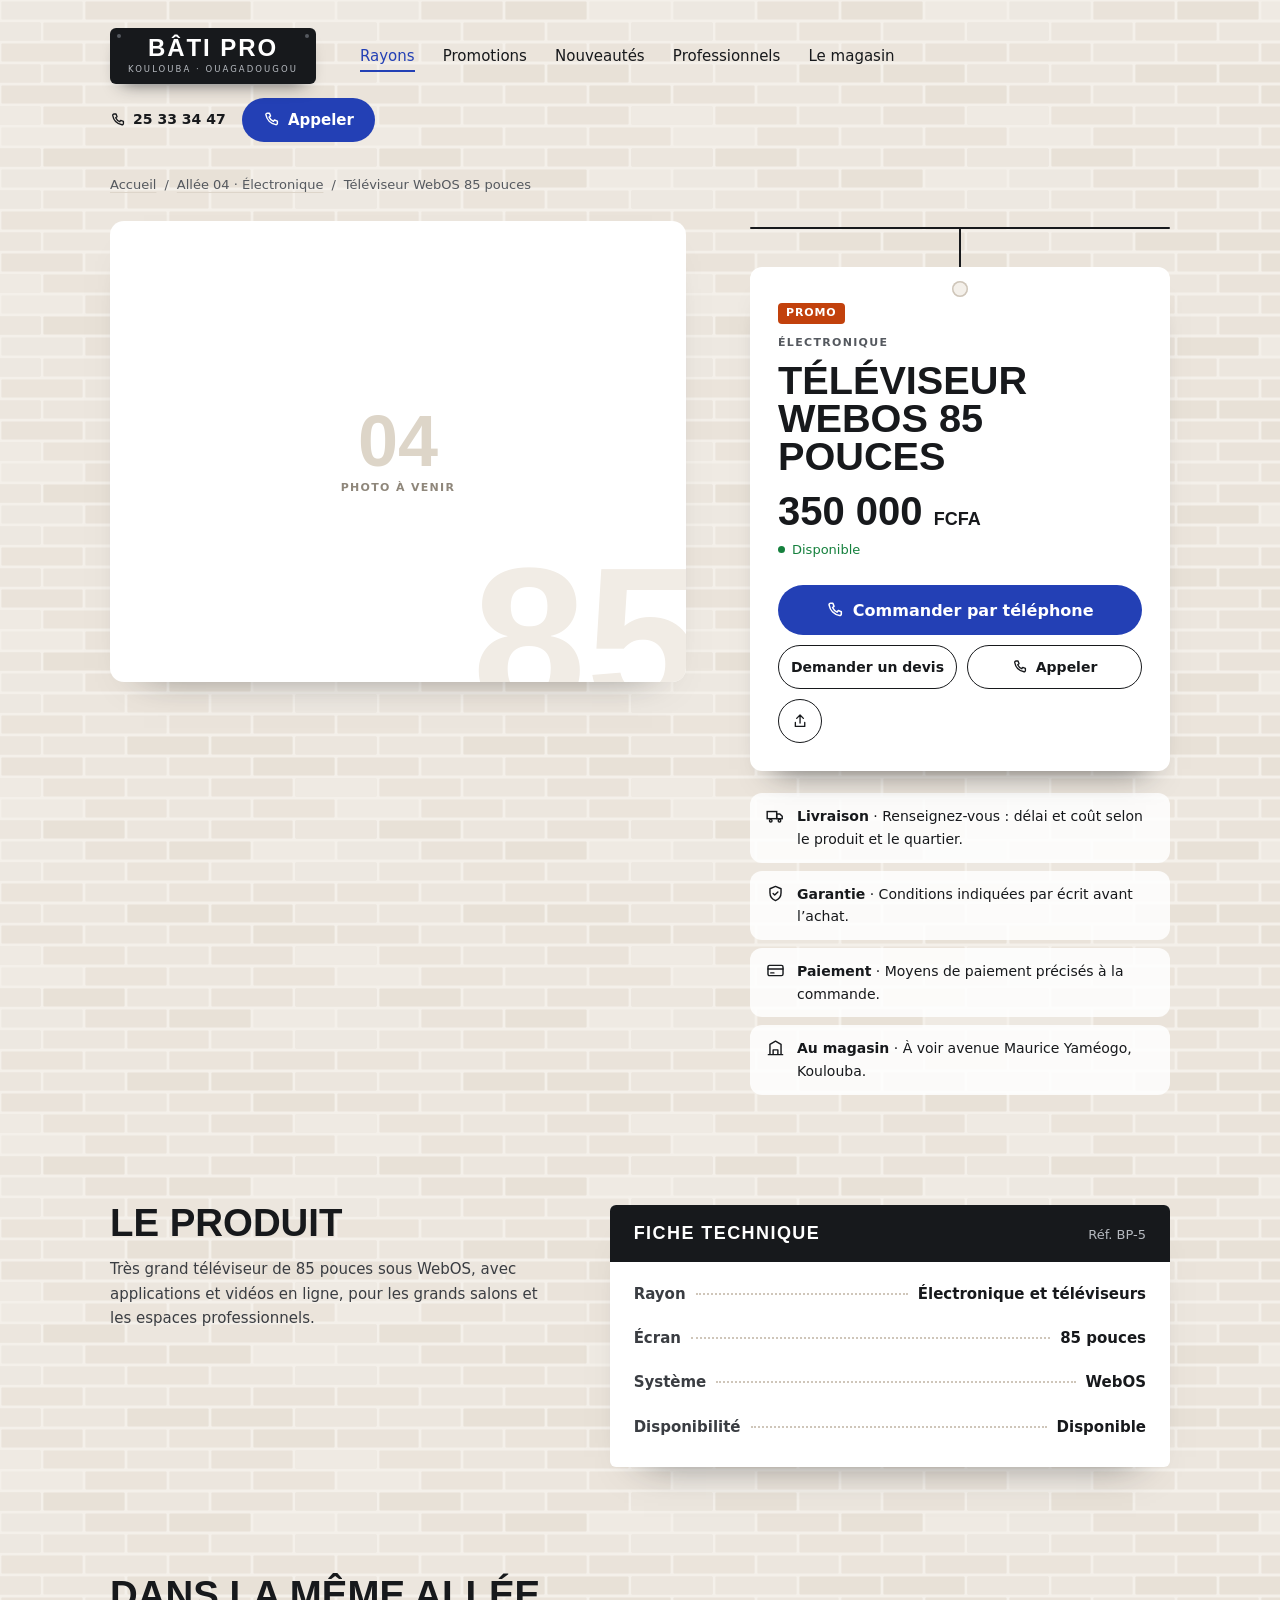
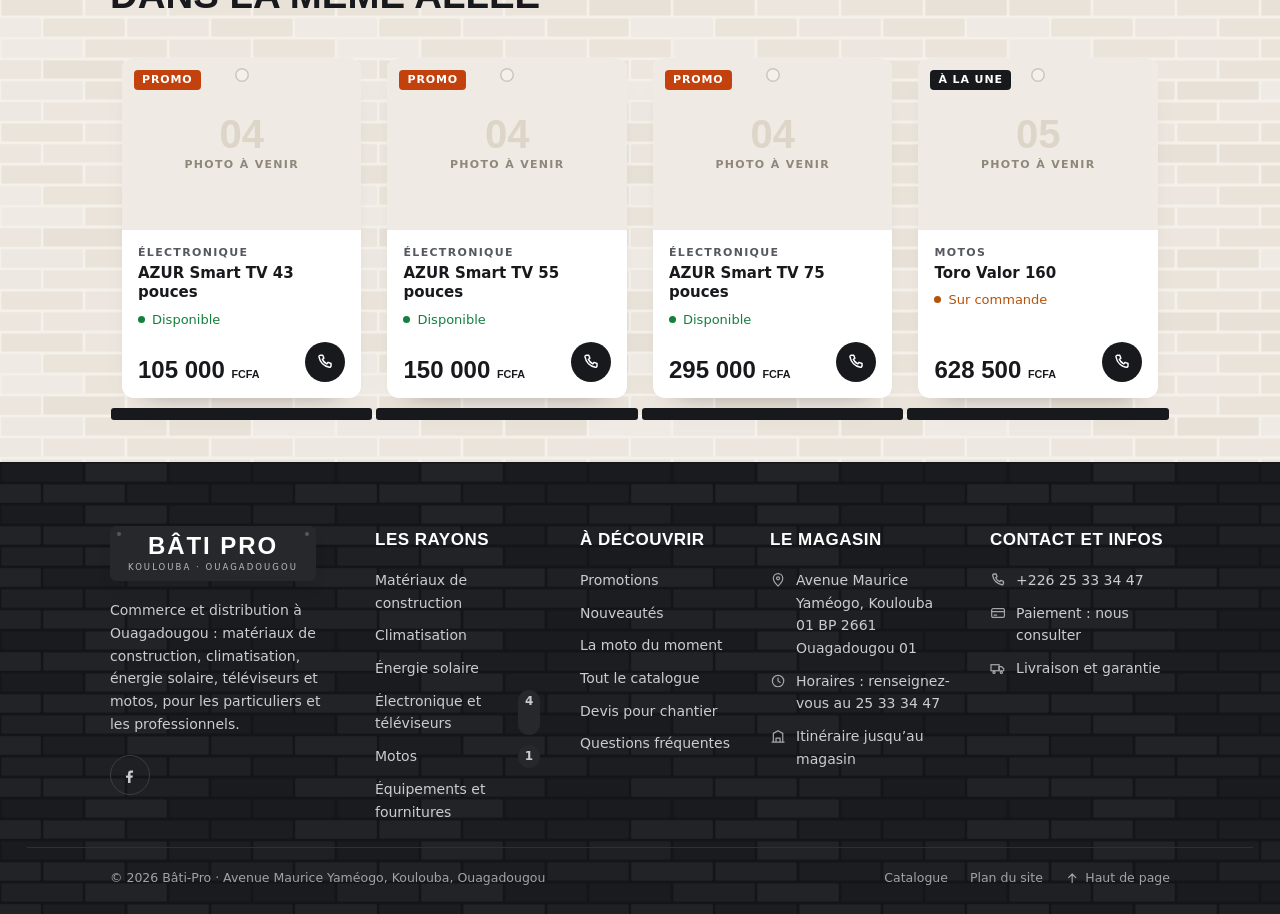
<file: produit/televiseur-webos-85-pouces.html>
<!DOCTYPE html>
<html lang="fr">
<head>
<meta charset="UTF-8">
<meta name="viewport" content="width=device-width, initial-scale=1.0">
<meta http-equiv="Content-Security-Policy" content="default-src 'self'; script-src 'self' 'unsafe-inline' https://www.googletagmanager.com; style-src 'self' 'unsafe-inline' https://fonts.googleapis.com; font-src 'self' https://fonts.gstatic.com; img-src 'self' data: https:; connect-src 'self' https://*.google-analytics.com https://*.analytics.google.com https://www.googletagmanager.com; frame-src https://www.google.com https://maps.google.com; object-src 'none'; base-uri 'self'; form-action 'self'; upgrade-insecure-requests">
<meta name="referrer" content="strict-origin-when-cross-origin">
<title>Téléviseur WebOS 85 pouces — 350 000 FCFA | Bâti-Pro Ouagadougou</title>
<meta name="description" content="Très grand téléviseur de 85 pouces sous WebOS, avec applications et vidéos en ligne, pour les grands salons… 350 000 FCFA, disponible chez Bâti-Pro, Koulouba…">
<link rel="canonical" href="https://mandestephane5-creator.github.io/batipro/produit/televiseur-webos-85-pouces.html">
<meta property="og:type" content="product">
<meta property="og:site_name" content="Bâti-Pro">
<meta property="og:locale" content="fr_FR">
<meta property="og:title" content="Téléviseur WebOS 85 pouces — 350 000 FCFA | Bâti-Pro Ouagadougou">
<meta property="og:description" content="Très grand téléviseur de 85 pouces sous WebOS, avec applications et vidéos en ligne, pour les grands salons… 350 000 FCFA, disponible chez Bâti-Pro, Koulouba…">
<meta property="og:url" content="https://mandestephane5-creator.github.io/batipro/produit/televiseur-webos-85-pouces.html">
<meta property="og:image" content="https://mandestephane5-creator.github.io/batipro/img/partage.jpg">
<meta name="twitter:card" content="summary_large_image">
<meta name="theme-color" content="#17191C">
<link rel="icon" type="image/png" sizes="32x32" href="../img/icons/favicon-32.png">
<link rel="icon" type="image/png" sizes="192x192" href="../img/icons/icon-192.png">
<link rel="apple-touch-icon" href="../img/icons/apple-touch-icon.png">
<link rel="preconnect" href="https://fonts.googleapis.com">
<link rel="preconnect" href="https://fonts.gstatic.com" crossorigin>
<link rel="stylesheet" href="https://fonts.googleapis.com/css2?family=Big+Shoulders:wght@600;700;800;900&amp;family=Big+Shoulders+Stencil:wght@700;800&amp;family=Instrument+Sans:wght@400;500;600&amp;display=swap">
<link rel="stylesheet" href="../css/style.css">
<script>document.documentElement.classList.add("js")</script>
<script type="application/ld+json">{"@context":"https://schema.org","@type":"Product","name":"Téléviseur WebOS 85 pouces","url":"https://mandestephane5-creator.github.io/batipro/produit/televiseur-webos-85-pouces.html","sku":"BP-5","category":"Électronique et téléviseurs","description":"Très grand téléviseur de 85 pouces sous WebOS, avec applications et vidéos en ligne, pour les grands salons et les espaces professionnels.","image":["https://mandestephane5-creator.github.io/batipro/img/partage.jpg"],"offers":{"@type":"Offer","price":350000,"priceCurrency":"XOF","availability":"https://schema.org/InStock","url":"https://mandestephane5-creator.github.io/batipro/produit/televiseur-webos-85-pouces.html","seller":{"@type":"Organization","name":"Bâti-Pro"}}}</script>
<script type="application/ld+json">{"@context":"https://schema.org","@type":"BreadcrumbList","itemListElement":[{"@type":"ListItem","position":1,"name":"Accueil","item":"https://mandestephane5-creator.github.io/batipro/"},{"@type":"ListItem","position":2,"name":"Électronique et téléviseurs","item":"https://mandestephane5-creator.github.io/batipro/produits.html#electronique"},{"@type":"ListItem","position":3,"name":"Téléviseur WebOS 85 pouces","item":"https://mandestephane5-creator.github.io/batipro/produit/televiseur-webos-85-pouces.html"}]}</script>
</head>
<body data-wa="" data-tel="+22625333447">
<svg xmlns="http://www.w3.org/2000/svg" style="display:none" aria-hidden="true"><symbol id="i-wa" viewBox="0 0 24 24"><path d="M4 20l1.3-3.9A8 8 0 1 1 8 19z" fill="none" stroke="currentColor" stroke-width="2" stroke-linecap="round" stroke-linejoin="round"/><path d="M9.5 9.5c.3 1.8 1.6 3.5 3.5 4.3l1.2-1.1 1.8.8-.4 1.6c-3 .3-6.6-3-6.8-6l1.5-.5.8 1.8z" fill="none" stroke="currentColor" stroke-width="1.7" stroke-linejoin="round"/></symbol><symbol id="i-tel" viewBox="0 0 24 24"><path d="M6 3h3l1.5 4-2 1.5a12 12 0 0 0 6 6l1.5-2 4 1.5v3a2 2 0 0 1-2.2 2A17 17 0 0 1 4 5.2 2 2 0 0 1 6 3z" fill="none" stroke="currentColor" stroke-width="2" stroke-linejoin="round"/></symbol><symbol id="i-loupe" viewBox="0 0 24 24"><circle cx="11" cy="11" r="7" fill="none" stroke="currentColor" stroke-width="2"/><path d="m20 20-3.5-3.5" stroke="currentColor" stroke-width="2" stroke-linecap="round"/></symbol><symbol id="i-fleche" viewBox="0 0 24 24"><path d="M5 12h14M13 6l6 6-6 6" fill="none" stroke="currentColor" stroke-width="2" stroke-linecap="round" stroke-linejoin="round"/></symbol><symbol id="i-gauche" viewBox="0 0 24 24"><path d="m15 6-6 6 6 6" fill="none" stroke="currentColor" stroke-width="2" stroke-linecap="round" stroke-linejoin="round"/></symbol><symbol id="i-droite" viewBox="0 0 24 24"><path d="m9 6 6 6-6 6" fill="none" stroke="currentColor" stroke-width="2" stroke-linecap="round" stroke-linejoin="round"/></symbol><symbol id="i-pin" viewBox="0 0 24 24"><path d="M12 21s7-6.3 7-11.5A7 7 0 0 0 5 9.5C5 14.7 12 21 12 21z" fill="none" stroke="currentColor" stroke-width="1.8"/><circle cx="12" cy="9.5" r="2.3" fill="none" stroke="currentColor" stroke-width="1.8"/></symbol><symbol id="i-horloge" viewBox="0 0 24 24"><circle cx="12" cy="12" r="8.5" fill="none" stroke="currentColor" stroke-width="1.8"/><path d="M12 7.5V12l3 2" fill="none" stroke="currentColor" stroke-width="1.8" stroke-linecap="round"/></symbol><symbol id="i-camion" viewBox="0 0 24 24"><rect x="1.5" y="7" width="12" height="9" fill="none" stroke="currentColor" stroke-width="1.8"/><path d="M13.5 10h4l3 3v3h-7z" fill="none" stroke="currentColor" stroke-width="1.8" stroke-linejoin="round"/><circle cx="6" cy="18.5" r="1.6" fill="none" stroke="currentColor" stroke-width="1.8"/><circle cx="17" cy="18.5" r="1.6" fill="none" stroke="currentColor" stroke-width="1.8"/></symbol><symbol id="i-bouclier" viewBox="0 0 24 24"><path d="M12 3l7 3v5c0 5-3.4 8.5-7 10-3.6-1.5-7-5-7-10V6z" fill="none" stroke="currentColor" stroke-width="1.8" stroke-linejoin="round"/><path d="M9 12l2 2 4-4" fill="none" stroke="currentColor" stroke-width="1.8" stroke-linecap="round" stroke-linejoin="round"/></symbol><symbol id="i-paie" viewBox="0 0 24 24"><rect x="2.5" y="5.5" width="19" height="13" rx="2" fill="none" stroke="currentColor" stroke-width="1.8"/><path d="M2.5 10h19M6 15h4" stroke="currentColor" stroke-width="1.8" stroke-linecap="round"/></symbol><symbol id="i-magasin" viewBox="0 0 24 24"><path d="M3 21h18M5 21V8l7-4 7 4v13M9 21v-6h6v6" fill="none" stroke="currentColor" stroke-width="1.8" stroke-linecap="round" stroke-linejoin="round"/></symbol><symbol id="i-menu" viewBox="0 0 24 24"><path d="M4 8h16M4 16h16" stroke="currentColor" stroke-width="2" stroke-linecap="round"/></symbol><symbol id="i-x" viewBox="0 0 24 24"><path d="M6 6l12 12M18 6 6 18" stroke="currentColor" stroke-width="2" stroke-linecap="round"/></symbol><symbol id="i-haut" viewBox="0 0 24 24"><path d="M12 19V5M6 11l6-6 6 6" fill="none" stroke="currentColor" stroke-width="2" stroke-linecap="round" stroke-linejoin="round"/></symbol><symbol id="i-partage" viewBox="0 0 24 24"><path d="M12 3v12M7 8l5-5 5 5M5 14v6h14v-6" fill="none" stroke="currentColor" stroke-width="2" stroke-linecap="round" stroke-linejoin="round"/></symbol><symbol id="i-fb" viewBox="0 0 24 24"><path fill="currentColor" d="M14 8.5h2.5V5.3c-.4-.06-2-.2-3.1-.2-3.1 0-4.4 1.8-4.4 4.9v2.5H6v3.6h3v8.4h3.7v-8.4h3l.5-3.6h-3.5V10c0-.9.25-1.5 1.3-1.5z"/></symbol><symbol id="i-tiktok" viewBox="0 0 24 24"><path fill="currentColor" d="M14.5 3h2.6c.2 1.6 1.3 2.9 3 3.2v2.7c-1.1 0-2.2-.3-3.1-.9v5.6a5.6 5.6 0 1 1-4.8-5.5v2.8a2.9 2.9 0 1 0 2 2.7V3z"/></symbol><symbol id="i-mail" viewBox="0 0 24 24"><rect x="3" y="5.5" width="18" height="13" rx="2" fill="none" stroke="currentColor" stroke-width="1.8"/><path d="m3.5 7 8.5 6 8.5-6" fill="none" stroke="currentColor" stroke-width="1.8" stroke-linejoin="round"/></symbol></svg>
<a class="aller" href="#contenu">Aller au contenu</a>
<header class="haut">
<div class="enveloppe haut-l">
<a class="enseigne" href="../" aria-label="Bâti-Pro, accueil"><b>BÂTI PRO</b><small>KOULOUBA · OUAGADOUGOU</small></a>
<nav class="nav" aria-label="Menu principal"><a href="../produits.html" aria-current="page">Rayons</a><a href="../produits.html#promotions">Promotions</a><a href="../produits.html#nouveautes">Nouveautés</a><a href="../index.html#pros">Professionnels</a><a href="../index.html#magasin">Le magasin</a></nav>
<div class="haut-d"><a class="haut-tel" href="tel:+22625333447"><svg class="ico" aria-hidden="true"><use href="#i-tel"/></svg>25 33 34 47</a><a class="btn btn-accent btn-pilule" href="tel:+22625333447"><svg class="ico" aria-hidden="true"><use href="#i-tel"/></svg>Appeler</a><button class="burger" type="button" aria-expanded="false" aria-controls="menu-mobile" aria-label="Ouvrir le menu"><svg class="ico" aria-hidden="true"><use href="#i-menu"/></svg></button></div>
</div>
<div class="menu-mobile" id="menu-mobile" hidden><nav aria-label="Menu mobile"><a href="../produits.html" aria-current="page">Rayons</a><a href="../produits.html#promotions">Promotions</a><a href="../produits.html#nouveautes">Nouveautés</a><a href="../index.html#pros">Professionnels</a><a href="../index.html#magasin">Le magasin</a><a href="tel:+22625333447">Appeler le 25 33 34 47</a></nav></div>
</header>
<main id="contenu" class="enveloppe fiche">
<nav class="ariane" aria-label="Fil d’Ariane"><a href="../index.html">Accueil</a><span aria-hidden="true">/</span><a href="../produits.html#electronique">Allée 04 · Électronique</a><span aria-hidden="true">/</span>Téléviseur WebOS 85 pouces</nav>
<div class="fiche-l">
<section class="galerie" aria-label="Photos du produit"><div class="galerie-grande"><span class="galerie-nombre" aria-hidden="true">85</span><span class="sans-photo sans-photo-grande"><b>04</b><small>Photo à venir</small></span></div></section>
<section class="fiche-info" aria-labelledby="t-produit"><span class="corde" aria-hidden="true"></span><div class="etiquette etiquette-fiche"><span class="fil"></span><div class="etiquette-carton"><span class="trou"></span><div class="fiche-badges"><span class="pastille pastille-promo">PROMO</span></div><p class="etiquette-rayon">Électronique</p><h1 class="fiche-titre" id="t-produit">Téléviseur WebOS 85 pouces</h1><p class="fiche-prix">350 000 <small>FCFA</small></p><span class="etat etat-ok"><i></i>Disponible</span><div class="fiche-actions"><a class="btn btn-accent btn-pilule btn-large" id="fiche-wa" data-wa-msg="Bonjour Bâti-Pro, je suis intéressé(e) par : Téléviseur WebOS 85 pouces (350 000 FCFA)" href="tel:+22625333447"><svg class="ico" aria-hidden="true"><use href="#i-tel"/></svg>Commander par téléphone</a><div class="fiche-actions-2"><a class="btn btn-contour btn-pilule" href="tel:+22625333447">Demander un devis</a><a class="btn btn-contour btn-pilule" href="tel:+22625333447"><svg class="ico" aria-hidden="true"><use href="#i-tel"/></svg>Appeler</a><button type="button" class="btn btn-contour btn-pilule btn-icone" data-partager aria-label="Partager ce produit"><svg class="ico" aria-hidden="true"><use href="#i-partage"/></svg></button></div></div></div></div>
<ul class="fiche-infos"><li><svg class="ico" aria-hidden="true"><use href="#i-camion"/></svg><span><b>Livraison</b> · Renseignez-vous : délai et coût selon le produit et le quartier.</span></li><li><svg class="ico" aria-hidden="true"><use href="#i-bouclier"/></svg><span><b>Garantie</b> · Conditions indiquées par écrit avant l’achat.</span></li><li><svg class="ico" aria-hidden="true"><use href="#i-paie"/></svg><span><b>Paiement</b> · Moyens de paiement précisés à la commande.</span></li><li><svg class="ico" aria-hidden="true"><use href="#i-magasin"/></svg><span><b>Au magasin</b> · À voir avenue Maurice Yaméogo, Koulouba.</span></li></ul></section>
</div>
<section class="fiche-bas" aria-label="Détails">
<div class="fiche-desc monte"><h2 class="titre-section">Le produit</h2><p>Très grand téléviseur de 85 pouces sous WebOS, avec applications et vidéos en ligne, pour les grands salons et les espaces professionnels.</p></div>
<figure class="fiche-tech monte"><figcaption><b>FICHE TECHNIQUE</b><span>Réf. BP-5</span></figcaption><dl><div><dt>Rayon</dt><i aria-hidden="true"></i><dd>Électronique et téléviseurs</dd></div><div><dt>Écran</dt><i aria-hidden="true"></i><dd>85 pouces</dd></div><div><dt>Système</dt><i aria-hidden="true"></i><dd>WebOS</dd></div><div><dt>Disponibilité</dt><i aria-hidden="true"></i><dd>Disponible</dd></div></dl></figure>
</section>
<section class="section-courte" aria-labelledby="t-autres"><h2 class="titre-section" id="t-autres">Dans la même allée</h2><div class="etagere"><article class="carte" data-rayon="electronique" data-dispo="disponible" data-promo="1" data-nouveau="0" data-prix="105000" data-nom="azur smart tv 43 pouces azur électronique et téléviseurs">
<a class="carte-photo" href="../produit/azur-smart-tv-43-pouces.html" tabindex="-1" aria-hidden="true"><span class="trou"></span><span class="sans-photo "><b>04</b><small>Photo à venir</small></span></a>
<div class="carte-badges"><span class="pastille pastille-promo">PROMO</span></div>
<div class="carte-corps"><span class="carte-rayon">Électronique</span><h3 class="carte-nom"><a href="../produit/azur-smart-tv-43-pouces.html">AZUR Smart TV 43 pouces</a></h3><span class="etat etat-ok"><i></i>Disponible</span><div class="carte-bas"><span class="carte-prix">105 000 <small>FCFA</small></span><a class="carte-wa" href="tel:+22625333447" aria-label="Appeler pour AZUR Smart TV 43 pouces"><svg class="ico" aria-hidden="true"><use href="#i-tel"/></svg></a></div></div>
</article>
<article class="carte" data-rayon="electronique" data-dispo="disponible" data-promo="1" data-nouveau="0" data-prix="150000" data-nom="azur smart tv 55 pouces azur électronique et téléviseurs">
<a class="carte-photo" href="../produit/azur-smart-tv-55-pouces.html" tabindex="-1" aria-hidden="true"><span class="trou"></span><span class="sans-photo "><b>04</b><small>Photo à venir</small></span></a>
<div class="carte-badges"><span class="pastille pastille-promo">PROMO</span></div>
<div class="carte-corps"><span class="carte-rayon">Électronique</span><h3 class="carte-nom"><a href="../produit/azur-smart-tv-55-pouces.html">AZUR Smart TV 55 pouces</a></h3><span class="etat etat-ok"><i></i>Disponible</span><div class="carte-bas"><span class="carte-prix">150 000 <small>FCFA</small></span><a class="carte-wa" href="tel:+22625333447" aria-label="Appeler pour AZUR Smart TV 55 pouces"><svg class="ico" aria-hidden="true"><use href="#i-tel"/></svg></a></div></div>
</article>
<article class="carte" data-rayon="electronique" data-dispo="disponible" data-promo="1" data-nouveau="0" data-prix="295000" data-nom="azur smart tv 75 pouces azur électronique et téléviseurs">
<a class="carte-photo" href="../produit/azur-smart-tv-75-pouces.html" tabindex="-1" aria-hidden="true"><span class="trou"></span><span class="sans-photo "><b>04</b><small>Photo à venir</small></span></a>
<div class="carte-badges"><span class="pastille pastille-promo">PROMO</span></div>
<div class="carte-corps"><span class="carte-rayon">Électronique</span><h3 class="carte-nom"><a href="../produit/azur-smart-tv-75-pouces.html">AZUR Smart TV 75 pouces</a></h3><span class="etat etat-ok"><i></i>Disponible</span><div class="carte-bas"><span class="carte-prix">295 000 <small>FCFA</small></span><a class="carte-wa" href="tel:+22625333447" aria-label="Appeler pour AZUR Smart TV 75 pouces"><svg class="ico" aria-hidden="true"><use href="#i-tel"/></svg></a></div></div>
</article>
<article class="carte" data-rayon="motos" data-dispo="commande" data-promo="0" data-nouveau="0" data-prix="628500" data-nom="toro valor 160 toro motos">
<a class="carte-photo" href="../produit/toro-valor-160.html" tabindex="-1" aria-hidden="true"><span class="trou"></span><span class="sans-photo "><b>05</b><small>Photo à venir</small></span></a>
<div class="carte-badges"><span class="pastille pastille-noir">À LA UNE</span></div>
<div class="carte-corps"><span class="carte-rayon">Motos</span><h3 class="carte-nom"><a href="../produit/toro-valor-160.html">Toro Valor 160</a></h3><span class="etat etat-cmd"><i></i>Sur commande</span><div class="carte-bas"><span class="carte-prix">628 500 <small>FCFA</small></span><a class="carte-wa" href="tel:+22625333447" aria-label="Appeler pour Toro Valor 160"><svg class="ico" aria-hidden="true"><use href="#i-tel"/></svg></a></div></div>
</article></div></section>
</main>
<footer class="pied mur-sombre">
<div class="enveloppe pied-grille">
<div class="pied-marque"><a class="enseigne" href="../" aria-label="Bâti-Pro, accueil"><b>BÂTI PRO</b><small>KOULOUBA · OUAGADOUGOU</small></a><p>Commerce et distribution à Ouagadougou : matériaux de construction, climatisation, énergie solaire, téléviseurs et motos, pour les particuliers et les professionnels.</p><div class="pied-reseaux"><a href="https://www.facebook.com/273430846662451/" target="_blank" rel="noopener" aria-label="Bâti-Pro sur Facebook"><svg class="ico" aria-hidden="true"><use href="#i-fb"/></svg></a></div></div>
<nav class="pied-col" aria-label="Rayons"><p class="pied-h">Les rayons</p><ul class="pied-rayons"><li><a href="../produits.html#materiaux">Matériaux de construction</a><span></span></li><li><a href="../produits.html#climatisation">Climatisation</a><span></span></li><li><a href="../produits.html#solaire">Énergie solaire</a><span></span></li><li><a href="../produits.html#electronique">Électronique et téléviseurs</a><span>4</span></li><li><a href="../produits.html#motos">Motos</a><span>1</span></li><li><a href="../produits.html#equipements">Équipements et fournitures</a><span></span></li></ul></nav>
<nav class="pied-col" aria-label="Sélections"><p class="pied-h">À découvrir</p><ul><li><a href="../produits.html#promotions">Promotions</a></li><li><a href="../produits.html#nouveautes">Nouveautés</a></li><li><a href="../index.html#showroom">La moto du moment</a></li><li><a href="../produits.html">Tout le catalogue</a></li><li><a href="../index.html#pros">Devis pour chantier</a></li><li><a href="../index.html#infos">Questions fréquentes</a></li></ul></nav>
<div class="pied-col"><p class="pied-h">Le magasin</p><ul class="pied-infos"><li><svg class="ico" aria-hidden="true"><use href="#i-pin"/></svg><span>Avenue Maurice Yaméogo, Koulouba<br>01 BP 2661 Ouagadougou 01</span></li><li><svg class="ico" aria-hidden="true"><use href="#i-horloge"/></svg><span>Horaires : renseignez-vous au 25 33 34 47</span></li><li><svg class="ico" aria-hidden="true"><use href="#i-magasin"/></svg><span><a href="https://www.google.com/maps/dir/?api=1&amp;destination=Avenue%20Maurice%20Yam%C3%A9ogo%2C%20Koulouba%2C%20Ouagadougou" target="_blank" rel="noopener">Itinéraire jusqu’au magasin</a></span></li></ul></div>
<div class="pied-col"><p class="pied-h">Contact et infos</p><ul class="pied-infos"><li><svg class="ico" aria-hidden="true"><use href="#i-tel"/></svg><span><a href="tel:+22625333447">+226 25 33 34 47</a></span></li><li><svg class="ico" aria-hidden="true"><use href="#i-paie"/></svg><span>Paiement : nous consulter</span></li><li><svg class="ico" aria-hidden="true"><use href="#i-camion"/></svg><span><a href="../index.html#infos">Livraison et garantie</a></span></li></ul></div>
</div>
<div class="enveloppe pied-bas"><span>© 2026 Bâti-Pro · Avenue Maurice Yaméogo, Koulouba, Ouagadougou</span><span class="pied-liens"><a href="../produits.html">Catalogue</a><a href="../sitemap.xml">Plan du site</a><a class="remonter" href="#contenu"><svg class="ico" aria-hidden="true"><use href="#i-haut"/></svg>Haut de page</a></span></div>
</footer>
<nav class="barre-mobile" aria-label="Contacter Bâti-Pro"><a class="btn btn-accent btn-pilule" data-wa-msg="Bonjour Bâti-Pro, je suis intéressé(e) par : Téléviseur WebOS 85 pouces (350 000 FCFA)" href="tel:+22625333447"><svg class="ico" aria-hidden="true"><use href="#i-tel"/></svg>Appeler</a></nav>
<script src="../js/site.js" defer></script>
</body>
</html>
</file>
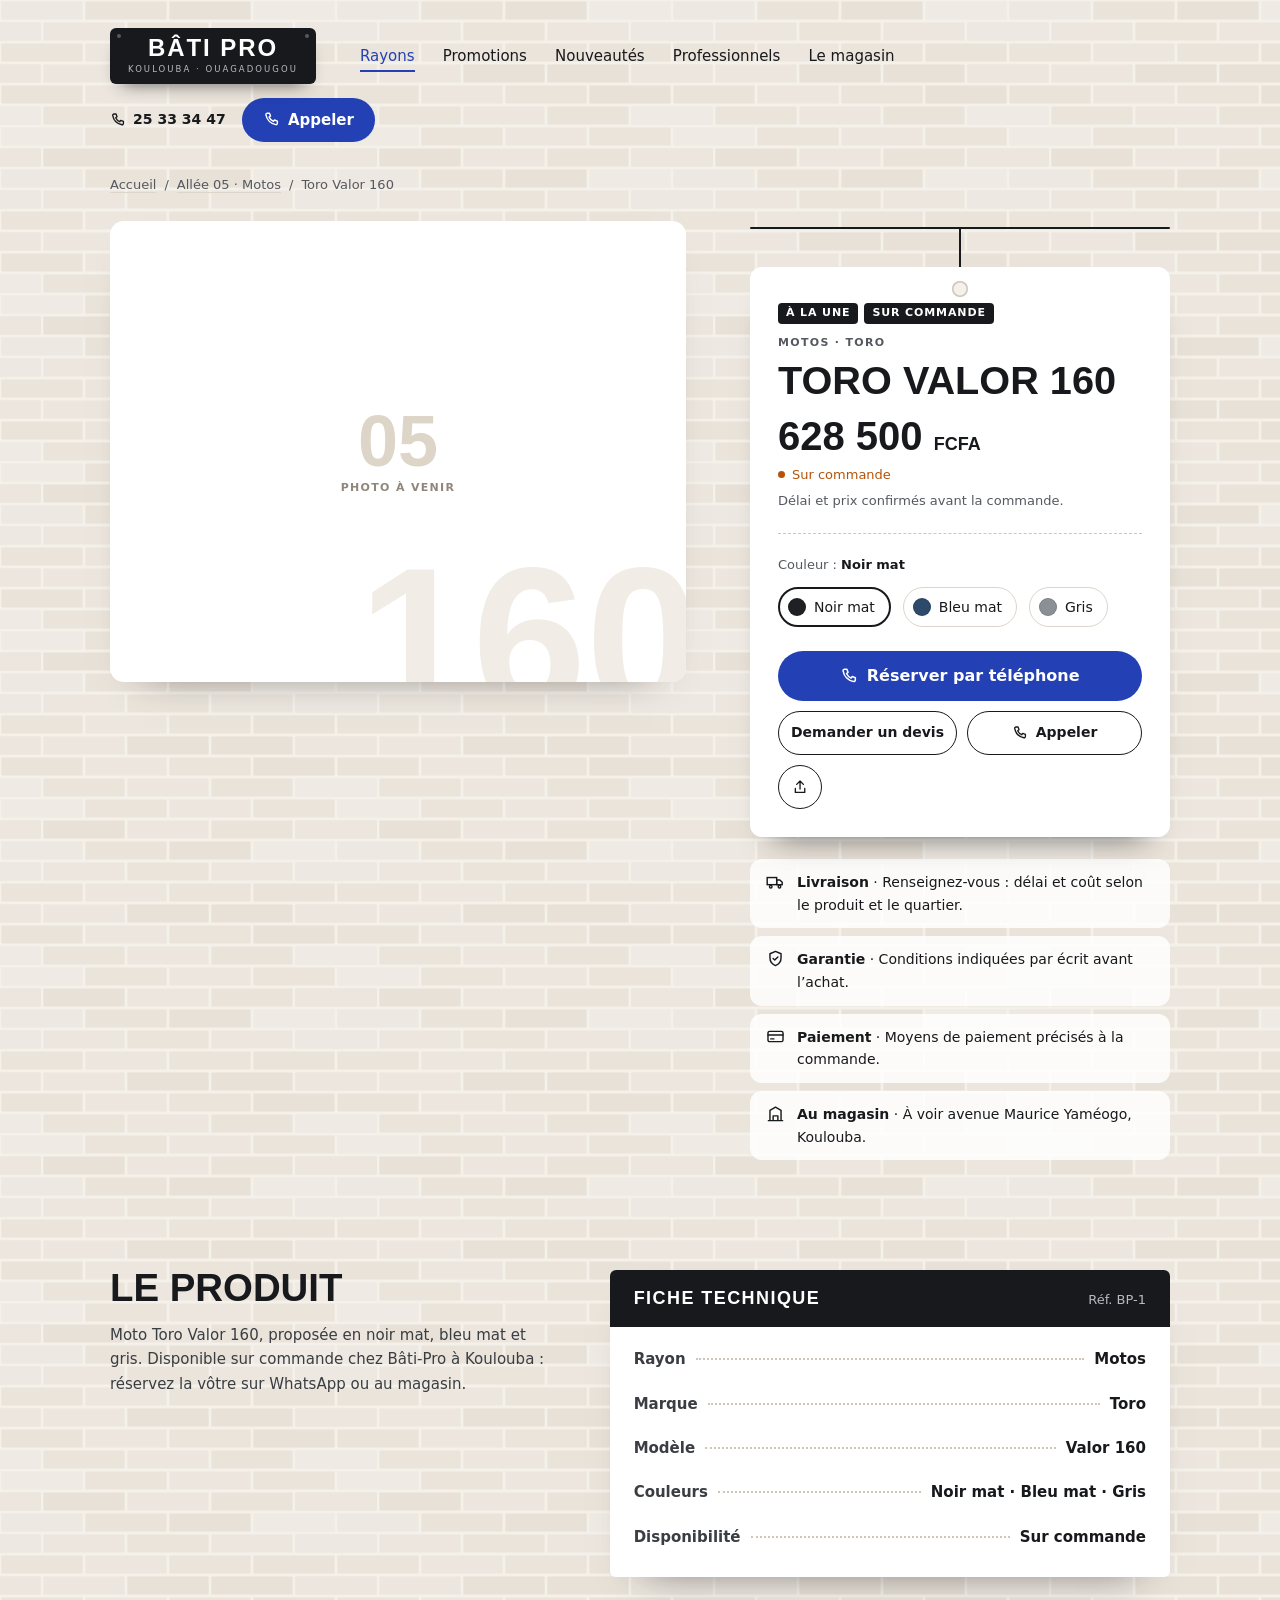
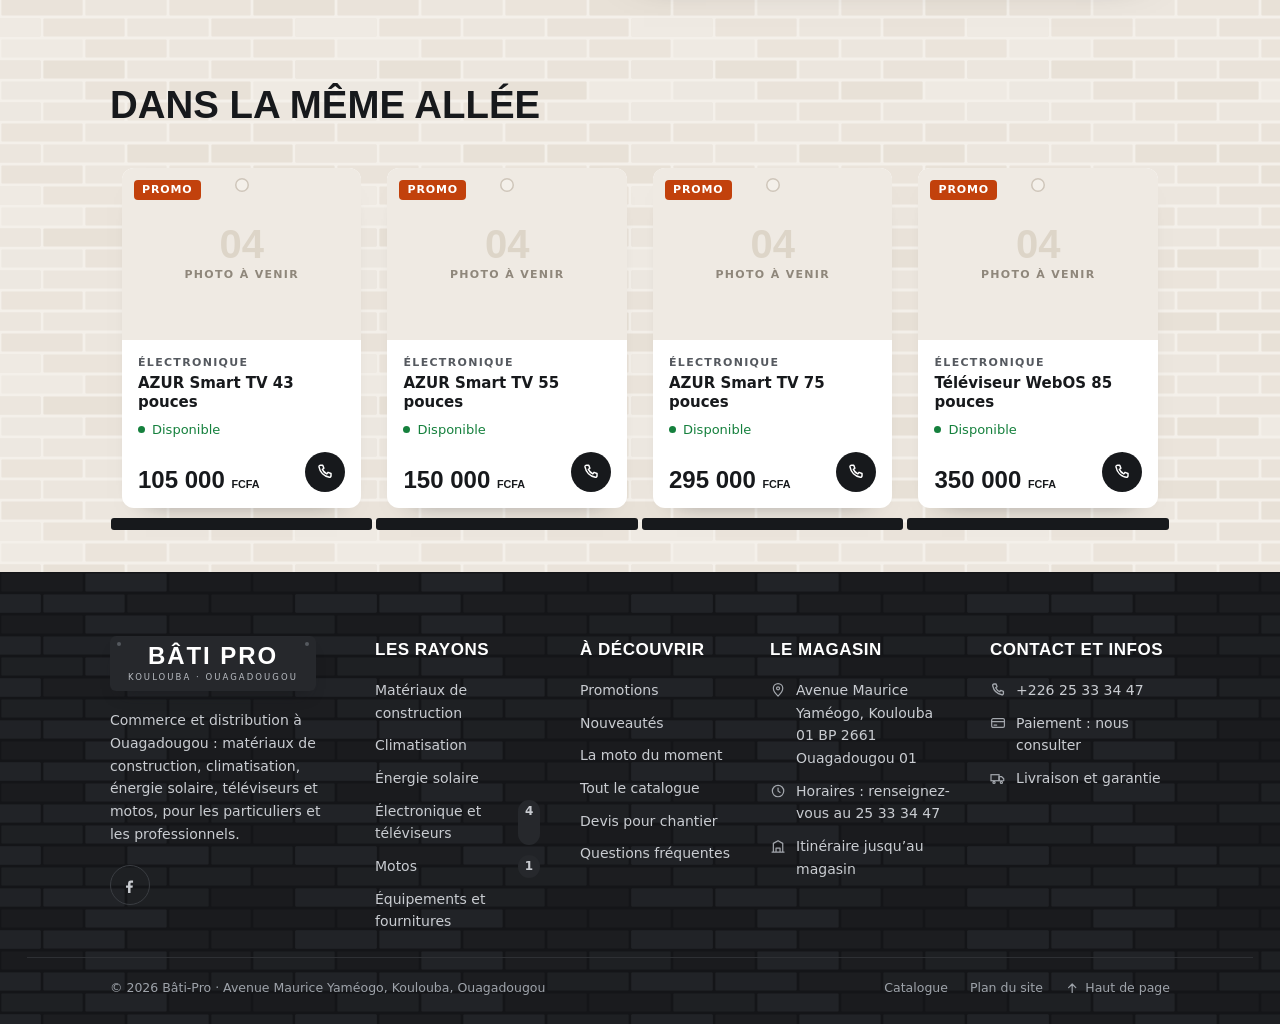
<file: produit/toro-valor-160.html>
<!DOCTYPE html>
<html lang="fr">
<head>
<meta charset="UTF-8">
<meta name="viewport" content="width=device-width, initial-scale=1.0">
<meta http-equiv="Content-Security-Policy" content="default-src 'self'; script-src 'self' 'unsafe-inline' https://www.googletagmanager.com; style-src 'self' 'unsafe-inline' https://fonts.googleapis.com; font-src 'self' https://fonts.gstatic.com; img-src 'self' data: https:; connect-src 'self' https://*.google-analytics.com https://*.analytics.google.com https://www.googletagmanager.com; frame-src https://www.google.com https://maps.google.com; object-src 'none'; base-uri 'self'; form-action 'self'; upgrade-insecure-requests">
<meta name="referrer" content="strict-origin-when-cross-origin">
<title>Toro Valor 160 — 628 500 FCFA | Bâti-Pro Ouagadougou</title>
<meta name="description" content="Moto Toro Valor 160, proposée en noir mat, bleu mat et gris. Disponible sur commande chez Bâti-Pro à… 628 500 FCFA, sur commande chez Bâti-Pro, Koulouba…">
<link rel="canonical" href="https://mandestephane5-creator.github.io/batipro/produit/toro-valor-160.html">
<meta property="og:type" content="product">
<meta property="og:site_name" content="Bâti-Pro">
<meta property="og:locale" content="fr_FR">
<meta property="og:title" content="Toro Valor 160 — 628 500 FCFA | Bâti-Pro Ouagadougou">
<meta property="og:description" content="Moto Toro Valor 160, proposée en noir mat, bleu mat et gris. Disponible sur commande chez Bâti-Pro à… 628 500 FCFA, sur commande chez Bâti-Pro, Koulouba…">
<meta property="og:url" content="https://mandestephane5-creator.github.io/batipro/produit/toro-valor-160.html">
<meta property="og:image" content="https://mandestephane5-creator.github.io/batipro/img/partage.jpg">
<meta name="twitter:card" content="summary_large_image">
<meta name="theme-color" content="#17191C">
<link rel="icon" type="image/png" sizes="32x32" href="../img/icons/favicon-32.png">
<link rel="icon" type="image/png" sizes="192x192" href="../img/icons/icon-192.png">
<link rel="apple-touch-icon" href="../img/icons/apple-touch-icon.png">
<link rel="preconnect" href="https://fonts.googleapis.com">
<link rel="preconnect" href="https://fonts.gstatic.com" crossorigin>
<link rel="stylesheet" href="https://fonts.googleapis.com/css2?family=Big+Shoulders:wght@600;700;800;900&amp;family=Big+Shoulders+Stencil:wght@700;800&amp;family=Instrument+Sans:wght@400;500;600&amp;display=swap">
<link rel="stylesheet" href="../css/style.css">
<script>document.documentElement.classList.add("js")</script>
<script type="application/ld+json">{"@context":"https://schema.org","@type":"Product","name":"Toro Valor 160","url":"https://mandestephane5-creator.github.io/batipro/produit/toro-valor-160.html","sku":"BP-1","category":"Motos","description":"Moto Toro Valor 160, proposée en noir mat, bleu mat et gris. Disponible sur commande chez Bâti-Pro à Koulouba : réservez la vôtre sur WhatsApp ou au magasin.","image":["https://mandestephane5-creator.github.io/batipro/img/partage.jpg"],"brand":{"@type":"Brand","name":"Toro"},"offers":{"@type":"Offer","price":628500,"priceCurrency":"XOF","availability":"https://schema.org/BackOrder","url":"https://mandestephane5-creator.github.io/batipro/produit/toro-valor-160.html","seller":{"@type":"Organization","name":"Bâti-Pro"}}}</script>
<script type="application/ld+json">{"@context":"https://schema.org","@type":"BreadcrumbList","itemListElement":[{"@type":"ListItem","position":1,"name":"Accueil","item":"https://mandestephane5-creator.github.io/batipro/"},{"@type":"ListItem","position":2,"name":"Motos","item":"https://mandestephane5-creator.github.io/batipro/produits.html#motos"},{"@type":"ListItem","position":3,"name":"Toro Valor 160","item":"https://mandestephane5-creator.github.io/batipro/produit/toro-valor-160.html"}]}</script>
</head>
<body data-wa="" data-tel="+22625333447">
<svg xmlns="http://www.w3.org/2000/svg" style="display:none" aria-hidden="true"><symbol id="i-wa" viewBox="0 0 24 24"><path d="M4 20l1.3-3.9A8 8 0 1 1 8 19z" fill="none" stroke="currentColor" stroke-width="2" stroke-linecap="round" stroke-linejoin="round"/><path d="M9.5 9.5c.3 1.8 1.6 3.5 3.5 4.3l1.2-1.1 1.8.8-.4 1.6c-3 .3-6.6-3-6.8-6l1.5-.5.8 1.8z" fill="none" stroke="currentColor" stroke-width="1.7" stroke-linejoin="round"/></symbol><symbol id="i-tel" viewBox="0 0 24 24"><path d="M6 3h3l1.5 4-2 1.5a12 12 0 0 0 6 6l1.5-2 4 1.5v3a2 2 0 0 1-2.2 2A17 17 0 0 1 4 5.2 2 2 0 0 1 6 3z" fill="none" stroke="currentColor" stroke-width="2" stroke-linejoin="round"/></symbol><symbol id="i-loupe" viewBox="0 0 24 24"><circle cx="11" cy="11" r="7" fill="none" stroke="currentColor" stroke-width="2"/><path d="m20 20-3.5-3.5" stroke="currentColor" stroke-width="2" stroke-linecap="round"/></symbol><symbol id="i-fleche" viewBox="0 0 24 24"><path d="M5 12h14M13 6l6 6-6 6" fill="none" stroke="currentColor" stroke-width="2" stroke-linecap="round" stroke-linejoin="round"/></symbol><symbol id="i-gauche" viewBox="0 0 24 24"><path d="m15 6-6 6 6 6" fill="none" stroke="currentColor" stroke-width="2" stroke-linecap="round" stroke-linejoin="round"/></symbol><symbol id="i-droite" viewBox="0 0 24 24"><path d="m9 6 6 6-6 6" fill="none" stroke="currentColor" stroke-width="2" stroke-linecap="round" stroke-linejoin="round"/></symbol><symbol id="i-pin" viewBox="0 0 24 24"><path d="M12 21s7-6.3 7-11.5A7 7 0 0 0 5 9.5C5 14.7 12 21 12 21z" fill="none" stroke="currentColor" stroke-width="1.8"/><circle cx="12" cy="9.5" r="2.3" fill="none" stroke="currentColor" stroke-width="1.8"/></symbol><symbol id="i-horloge" viewBox="0 0 24 24"><circle cx="12" cy="12" r="8.5" fill="none" stroke="currentColor" stroke-width="1.8"/><path d="M12 7.5V12l3 2" fill="none" stroke="currentColor" stroke-width="1.8" stroke-linecap="round"/></symbol><symbol id="i-camion" viewBox="0 0 24 24"><rect x="1.5" y="7" width="12" height="9" fill="none" stroke="currentColor" stroke-width="1.8"/><path d="M13.5 10h4l3 3v3h-7z" fill="none" stroke="currentColor" stroke-width="1.8" stroke-linejoin="round"/><circle cx="6" cy="18.5" r="1.6" fill="none" stroke="currentColor" stroke-width="1.8"/><circle cx="17" cy="18.5" r="1.6" fill="none" stroke="currentColor" stroke-width="1.8"/></symbol><symbol id="i-bouclier" viewBox="0 0 24 24"><path d="M12 3l7 3v5c0 5-3.4 8.5-7 10-3.6-1.5-7-5-7-10V6z" fill="none" stroke="currentColor" stroke-width="1.8" stroke-linejoin="round"/><path d="M9 12l2 2 4-4" fill="none" stroke="currentColor" stroke-width="1.8" stroke-linecap="round" stroke-linejoin="round"/></symbol><symbol id="i-paie" viewBox="0 0 24 24"><rect x="2.5" y="5.5" width="19" height="13" rx="2" fill="none" stroke="currentColor" stroke-width="1.8"/><path d="M2.5 10h19M6 15h4" stroke="currentColor" stroke-width="1.8" stroke-linecap="round"/></symbol><symbol id="i-magasin" viewBox="0 0 24 24"><path d="M3 21h18M5 21V8l7-4 7 4v13M9 21v-6h6v6" fill="none" stroke="currentColor" stroke-width="1.8" stroke-linecap="round" stroke-linejoin="round"/></symbol><symbol id="i-menu" viewBox="0 0 24 24"><path d="M4 8h16M4 16h16" stroke="currentColor" stroke-width="2" stroke-linecap="round"/></symbol><symbol id="i-x" viewBox="0 0 24 24"><path d="M6 6l12 12M18 6 6 18" stroke="currentColor" stroke-width="2" stroke-linecap="round"/></symbol><symbol id="i-haut" viewBox="0 0 24 24"><path d="M12 19V5M6 11l6-6 6 6" fill="none" stroke="currentColor" stroke-width="2" stroke-linecap="round" stroke-linejoin="round"/></symbol><symbol id="i-partage" viewBox="0 0 24 24"><path d="M12 3v12M7 8l5-5 5 5M5 14v6h14v-6" fill="none" stroke="currentColor" stroke-width="2" stroke-linecap="round" stroke-linejoin="round"/></symbol><symbol id="i-fb" viewBox="0 0 24 24"><path fill="currentColor" d="M14 8.5h2.5V5.3c-.4-.06-2-.2-3.1-.2-3.1 0-4.4 1.8-4.4 4.9v2.5H6v3.6h3v8.4h3.7v-8.4h3l.5-3.6h-3.5V10c0-.9.25-1.5 1.3-1.5z"/></symbol><symbol id="i-tiktok" viewBox="0 0 24 24"><path fill="currentColor" d="M14.5 3h2.6c.2 1.6 1.3 2.9 3 3.2v2.7c-1.1 0-2.2-.3-3.1-.9v5.6a5.6 5.6 0 1 1-4.8-5.5v2.8a2.9 2.9 0 1 0 2 2.7V3z"/></symbol><symbol id="i-mail" viewBox="0 0 24 24"><rect x="3" y="5.5" width="18" height="13" rx="2" fill="none" stroke="currentColor" stroke-width="1.8"/><path d="m3.5 7 8.5 6 8.5-6" fill="none" stroke="currentColor" stroke-width="1.8" stroke-linejoin="round"/></symbol></svg>
<a class="aller" href="#contenu">Aller au contenu</a>
<header class="haut">
<div class="enveloppe haut-l">
<a class="enseigne" href="../" aria-label="Bâti-Pro, accueil"><b>BÂTI PRO</b><small>KOULOUBA · OUAGADOUGOU</small></a>
<nav class="nav" aria-label="Menu principal"><a href="../produits.html" aria-current="page">Rayons</a><a href="../produits.html#promotions">Promotions</a><a href="../produits.html#nouveautes">Nouveautés</a><a href="../index.html#pros">Professionnels</a><a href="../index.html#magasin">Le magasin</a></nav>
<div class="haut-d"><a class="haut-tel" href="tel:+22625333447"><svg class="ico" aria-hidden="true"><use href="#i-tel"/></svg>25 33 34 47</a><a class="btn btn-accent btn-pilule" href="tel:+22625333447"><svg class="ico" aria-hidden="true"><use href="#i-tel"/></svg>Appeler</a><button class="burger" type="button" aria-expanded="false" aria-controls="menu-mobile" aria-label="Ouvrir le menu"><svg class="ico" aria-hidden="true"><use href="#i-menu"/></svg></button></div>
</div>
<div class="menu-mobile" id="menu-mobile" hidden><nav aria-label="Menu mobile"><a href="../produits.html" aria-current="page">Rayons</a><a href="../produits.html#promotions">Promotions</a><a href="../produits.html#nouveautes">Nouveautés</a><a href="../index.html#pros">Professionnels</a><a href="../index.html#magasin">Le magasin</a><a href="tel:+22625333447">Appeler le 25 33 34 47</a></nav></div>
</header>
<main id="contenu" class="enveloppe fiche">
<nav class="ariane" aria-label="Fil d’Ariane"><a href="../index.html">Accueil</a><span aria-hidden="true">/</span><a href="../produits.html#motos">Allée 05 · Motos</a><span aria-hidden="true">/</span>Toro Valor 160</nav>
<div class="fiche-l">
<section class="galerie" aria-label="Photos du produit"><div class="galerie-grande"><span class="galerie-nombre" aria-hidden="true">160</span><span class="sans-photo sans-photo-grande"><b>05</b><small>Photo à venir</small></span></div></section>
<section class="fiche-info" aria-labelledby="t-produit"><span class="corde" aria-hidden="true"></span><div class="etiquette etiquette-fiche"><span class="fil"></span><div class="etiquette-carton"><span class="trou"></span><div class="fiche-badges"><span class="pastille pastille-noir">À LA UNE</span><span class="pastille pastille-noir">SUR COMMANDE</span></div><p class="etiquette-rayon">Motos · Toro</p><h1 class="fiche-titre" id="t-produit">Toro Valor 160</h1><p class="fiche-prix">628 500 <small>FCFA</small></p><span class="etat etat-cmd"><i></i>Sur commande</span><p class="fiche-note">Délai et prix confirmés avant la commande.</p><div class="couleurs couleurs-fiche" role="group" aria-label="Choisir la couleur" data-cible="fiche-wa"><p class="couleurs-titre">Couleur : <strong data-couleur-nom>Noir mat</strong></p><div class="couleurs-l"><button type="button" class="choix-couleur" aria-pressed="true" data-couleur="Noir mat"><i style="background:#1F2023"></i>Noir mat</button><button type="button" class="choix-couleur" aria-pressed="false" data-couleur="Bleu mat"><i style="background:#2D4A6B"></i>Bleu mat</button><button type="button" class="choix-couleur" aria-pressed="false" data-couleur="Gris"><i style="background:#8B9096"></i>Gris</button></div></div><div class="fiche-actions"><a class="btn btn-accent btn-pilule btn-large" id="fiche-wa" data-wa-msg="Bonjour Bâti-Pro, je suis intéressé(e) par : Toro Valor 160 (628 500 FCFA)" href="tel:+22625333447"><svg class="ico" aria-hidden="true"><use href="#i-tel"/></svg>Réserver par téléphone</a><div class="fiche-actions-2"><a class="btn btn-contour btn-pilule" href="tel:+22625333447">Demander un devis</a><a class="btn btn-contour btn-pilule" href="tel:+22625333447"><svg class="ico" aria-hidden="true"><use href="#i-tel"/></svg>Appeler</a><button type="button" class="btn btn-contour btn-pilule btn-icone" data-partager aria-label="Partager ce produit"><svg class="ico" aria-hidden="true"><use href="#i-partage"/></svg></button></div></div></div></div>
<ul class="fiche-infos"><li><svg class="ico" aria-hidden="true"><use href="#i-camion"/></svg><span><b>Livraison</b> · Renseignez-vous : délai et coût selon le produit et le quartier.</span></li><li><svg class="ico" aria-hidden="true"><use href="#i-bouclier"/></svg><span><b>Garantie</b> · Conditions indiquées par écrit avant l’achat.</span></li><li><svg class="ico" aria-hidden="true"><use href="#i-paie"/></svg><span><b>Paiement</b> · Moyens de paiement précisés à la commande.</span></li><li><svg class="ico" aria-hidden="true"><use href="#i-magasin"/></svg><span><b>Au magasin</b> · À voir avenue Maurice Yaméogo, Koulouba.</span></li></ul></section>
</div>
<section class="fiche-bas" aria-label="Détails">
<div class="fiche-desc monte"><h2 class="titre-section">Le produit</h2><p>Moto Toro Valor 160, proposée en noir mat, bleu mat et gris. Disponible sur commande chez Bâti-Pro à Koulouba : réservez la vôtre sur WhatsApp ou au magasin.</p></div>
<figure class="fiche-tech monte"><figcaption><b>FICHE TECHNIQUE</b><span>Réf. BP-1</span></figcaption><dl><div><dt>Rayon</dt><i aria-hidden="true"></i><dd>Motos</dd></div><div><dt>Marque</dt><i aria-hidden="true"></i><dd>Toro</dd></div><div><dt>Modèle</dt><i aria-hidden="true"></i><dd>Valor 160</dd></div><div><dt>Couleurs</dt><i aria-hidden="true"></i><dd>Noir mat · Bleu mat · Gris</dd></div><div><dt>Disponibilité</dt><i aria-hidden="true"></i><dd>Sur commande</dd></div></dl></figure>
</section>
<section class="section-courte" aria-labelledby="t-autres"><h2 class="titre-section" id="t-autres">Dans la même allée</h2><div class="etagere"><article class="carte" data-rayon="electronique" data-dispo="disponible" data-promo="1" data-nouveau="0" data-prix="105000" data-nom="azur smart tv 43 pouces azur électronique et téléviseurs">
<a class="carte-photo" href="../produit/azur-smart-tv-43-pouces.html" tabindex="-1" aria-hidden="true"><span class="trou"></span><span class="sans-photo "><b>04</b><small>Photo à venir</small></span></a>
<div class="carte-badges"><span class="pastille pastille-promo">PROMO</span></div>
<div class="carte-corps"><span class="carte-rayon">Électronique</span><h3 class="carte-nom"><a href="../produit/azur-smart-tv-43-pouces.html">AZUR Smart TV 43 pouces</a></h3><span class="etat etat-ok"><i></i>Disponible</span><div class="carte-bas"><span class="carte-prix">105 000 <small>FCFA</small></span><a class="carte-wa" href="tel:+22625333447" aria-label="Appeler pour AZUR Smart TV 43 pouces"><svg class="ico" aria-hidden="true"><use href="#i-tel"/></svg></a></div></div>
</article>
<article class="carte" data-rayon="electronique" data-dispo="disponible" data-promo="1" data-nouveau="0" data-prix="150000" data-nom="azur smart tv 55 pouces azur électronique et téléviseurs">
<a class="carte-photo" href="../produit/azur-smart-tv-55-pouces.html" tabindex="-1" aria-hidden="true"><span class="trou"></span><span class="sans-photo "><b>04</b><small>Photo à venir</small></span></a>
<div class="carte-badges"><span class="pastille pastille-promo">PROMO</span></div>
<div class="carte-corps"><span class="carte-rayon">Électronique</span><h3 class="carte-nom"><a href="../produit/azur-smart-tv-55-pouces.html">AZUR Smart TV 55 pouces</a></h3><span class="etat etat-ok"><i></i>Disponible</span><div class="carte-bas"><span class="carte-prix">150 000 <small>FCFA</small></span><a class="carte-wa" href="tel:+22625333447" aria-label="Appeler pour AZUR Smart TV 55 pouces"><svg class="ico" aria-hidden="true"><use href="#i-tel"/></svg></a></div></div>
</article>
<article class="carte" data-rayon="electronique" data-dispo="disponible" data-promo="1" data-nouveau="0" data-prix="295000" data-nom="azur smart tv 75 pouces azur électronique et téléviseurs">
<a class="carte-photo" href="../produit/azur-smart-tv-75-pouces.html" tabindex="-1" aria-hidden="true"><span class="trou"></span><span class="sans-photo "><b>04</b><small>Photo à venir</small></span></a>
<div class="carte-badges"><span class="pastille pastille-promo">PROMO</span></div>
<div class="carte-corps"><span class="carte-rayon">Électronique</span><h3 class="carte-nom"><a href="../produit/azur-smart-tv-75-pouces.html">AZUR Smart TV 75 pouces</a></h3><span class="etat etat-ok"><i></i>Disponible</span><div class="carte-bas"><span class="carte-prix">295 000 <small>FCFA</small></span><a class="carte-wa" href="tel:+22625333447" aria-label="Appeler pour AZUR Smart TV 75 pouces"><svg class="ico" aria-hidden="true"><use href="#i-tel"/></svg></a></div></div>
</article>
<article class="carte" data-rayon="electronique" data-dispo="disponible" data-promo="1" data-nouveau="0" data-prix="350000" data-nom="téléviseur webos 85 pouces  électronique et téléviseurs">
<a class="carte-photo" href="../produit/televiseur-webos-85-pouces.html" tabindex="-1" aria-hidden="true"><span class="trou"></span><span class="sans-photo "><b>04</b><small>Photo à venir</small></span></a>
<div class="carte-badges"><span class="pastille pastille-promo">PROMO</span></div>
<div class="carte-corps"><span class="carte-rayon">Électronique</span><h3 class="carte-nom"><a href="../produit/televiseur-webos-85-pouces.html">Téléviseur WebOS 85 pouces</a></h3><span class="etat etat-ok"><i></i>Disponible</span><div class="carte-bas"><span class="carte-prix">350 000 <small>FCFA</small></span><a class="carte-wa" href="tel:+22625333447" aria-label="Appeler pour Téléviseur WebOS 85 pouces"><svg class="ico" aria-hidden="true"><use href="#i-tel"/></svg></a></div></div>
</article></div></section>
</main>
<footer class="pied mur-sombre">
<div class="enveloppe pied-grille">
<div class="pied-marque"><a class="enseigne" href="../" aria-label="Bâti-Pro, accueil"><b>BÂTI PRO</b><small>KOULOUBA · OUAGADOUGOU</small></a><p>Commerce et distribution à Ouagadougou : matériaux de construction, climatisation, énergie solaire, téléviseurs et motos, pour les particuliers et les professionnels.</p><div class="pied-reseaux"><a href="https://www.facebook.com/273430846662451/" target="_blank" rel="noopener" aria-label="Bâti-Pro sur Facebook"><svg class="ico" aria-hidden="true"><use href="#i-fb"/></svg></a></div></div>
<nav class="pied-col" aria-label="Rayons"><p class="pied-h">Les rayons</p><ul class="pied-rayons"><li><a href="../produits.html#materiaux">Matériaux de construction</a><span></span></li><li><a href="../produits.html#climatisation">Climatisation</a><span></span></li><li><a href="../produits.html#solaire">Énergie solaire</a><span></span></li><li><a href="../produits.html#electronique">Électronique et téléviseurs</a><span>4</span></li><li><a href="../produits.html#motos">Motos</a><span>1</span></li><li><a href="../produits.html#equipements">Équipements et fournitures</a><span></span></li></ul></nav>
<nav class="pied-col" aria-label="Sélections"><p class="pied-h">À découvrir</p><ul><li><a href="../produits.html#promotions">Promotions</a></li><li><a href="../produits.html#nouveautes">Nouveautés</a></li><li><a href="../index.html#showroom">La moto du moment</a></li><li><a href="../produits.html">Tout le catalogue</a></li><li><a href="../index.html#pros">Devis pour chantier</a></li><li><a href="../index.html#infos">Questions fréquentes</a></li></ul></nav>
<div class="pied-col"><p class="pied-h">Le magasin</p><ul class="pied-infos"><li><svg class="ico" aria-hidden="true"><use href="#i-pin"/></svg><span>Avenue Maurice Yaméogo, Koulouba<br>01 BP 2661 Ouagadougou 01</span></li><li><svg class="ico" aria-hidden="true"><use href="#i-horloge"/></svg><span>Horaires : renseignez-vous au 25 33 34 47</span></li><li><svg class="ico" aria-hidden="true"><use href="#i-magasin"/></svg><span><a href="https://www.google.com/maps/dir/?api=1&amp;destination=Avenue%20Maurice%20Yam%C3%A9ogo%2C%20Koulouba%2C%20Ouagadougou" target="_blank" rel="noopener">Itinéraire jusqu’au magasin</a></span></li></ul></div>
<div class="pied-col"><p class="pied-h">Contact et infos</p><ul class="pied-infos"><li><svg class="ico" aria-hidden="true"><use href="#i-tel"/></svg><span><a href="tel:+22625333447">+226 25 33 34 47</a></span></li><li><svg class="ico" aria-hidden="true"><use href="#i-paie"/></svg><span>Paiement : nous consulter</span></li><li><svg class="ico" aria-hidden="true"><use href="#i-camion"/></svg><span><a href="../index.html#infos">Livraison et garantie</a></span></li></ul></div>
</div>
<div class="enveloppe pied-bas"><span>© 2026 Bâti-Pro · Avenue Maurice Yaméogo, Koulouba, Ouagadougou</span><span class="pied-liens"><a href="../produits.html">Catalogue</a><a href="../sitemap.xml">Plan du site</a><a class="remonter" href="#contenu"><svg class="ico" aria-hidden="true"><use href="#i-haut"/></svg>Haut de page</a></span></div>
</footer>
<nav class="barre-mobile" aria-label="Contacter Bâti-Pro"><a class="btn btn-accent btn-pilule" data-wa-msg="Bonjour Bâti-Pro, je suis intéressé(e) par : Toro Valor 160 (628 500 FCFA)" href="tel:+22625333447"><svg class="ico" aria-hidden="true"><use href="#i-tel"/></svg>Appeler</a></nav>
<script src="../js/site.js" defer></script>
</body>
</html>
</file>
<file: css/style.css>
/* ============================================================
   BÂTI-PRO — « la façade »
   Mur de briques chaulé, enseigne émaillée, étiquettes de prix suspendues.
   ============================================================ */
:root {
  --encre: #17191C; --texte2: #3A3D42; --gris: #55595F; --gris-clair: #A3A7AD;
  --ligne: #DDD5CA; --pointille: #CFC6BA; --papier: #EFEAE3; --brique: #E4DDD2; --blanc: #FFFFFF;
  --accent: #2340B5; --accent-f: #1A318C; --promo: #C2410C; --ok: #15803D; --cmd: #B45309; --rupt: #A13A12;
  --titre: "Big Shoulders", "Arial Narrow", sans-serif; --pochoir: "Big Shoulders Stencil", "Big Shoulders", sans-serif;
  --texte: "Instrument Sans", system-ui, -apple-system, "Segoe UI", sans-serif;
  --enveloppe: 1060px; --marge: clamp(20px, 6.5vw, 104px);
  --ombre: 0 18px 30px -24px rgba(23, 25, 28, .65);
  --doux: cubic-bezier(.2, .7, .2, 1);
}
*, *::before, *::after { box-sizing: border-box; }
html { scroll-behavior: smooth; -webkit-text-size-adjust: 100%; }
body {
  margin: 0; color: var(--encre); font-family: var(--texte); font-size: 16px; line-height: 1.62;
  background: #F4F0EA url(../img/mur-clair.svg) repeat; background-size: 336px 168px; overflow-x: hidden;
  -webkit-font-smoothing: antialiased;
}
img { display: block; max-width: 100%; }
a { color: inherit; text-decoration: none; }
a:hover { color: var(--accent); }
button, input, select, textarea { font: inherit; color: inherit; }
button { cursor: pointer; }
h1, h2, h3 { margin: 0; }
:focus-visible { outline: 3px solid var(--accent); outline-offset: 3px; border-radius: 4px; }
.mur { background: #F4F0EA url(../img/mur-clair.svg) repeat; background-size: 336px 168px; }
.mur-sombre { background: #141518 url(../img/mur-sombre.svg) repeat; background-size: 336px 168px; color: #EDEAE5; }
.enveloppe { max-width: calc(var(--enveloppe) + 2 * var(--marge)); margin-inline: auto; padding-inline: var(--marge); }
.masque { position: absolute !important; width: 1px; height: 1px; overflow: hidden; clip: rect(0 0 0 0); white-space: nowrap; }
.aller { position: absolute; left: 12px; top: -60px; z-index: 100; padding: 10px 16px; border-radius: 10px; background: var(--encre); color: #fff; font-weight: 600; }
.aller:focus { top: 12px; color: #fff; }
.ico { width: 1.15em; height: 1.15em; flex: none; }
[hidden] { display: none !important; }

/* ---------- boutons ---------- */
.btn {
  display: inline-flex; align-items: center; justify-content: center; gap: 8px; min-height: 44px; padding: 0 20px;
  border: 1px solid transparent; border-radius: 10px; font-weight: 600; font-size: 15px; line-height: 1.1; text-align: center;
  transition: transform .25s var(--doux), background-color .2s, border-color .2s, color .2s; background: none;
}
.btn:hover { transform: translateY(-2px); }
.btn-pilule { border-radius: 999px; }
.btn-large { min-height: 50px; font-size: 16px; width: 100%; }
.btn-accent { background: var(--accent); color: #fff; }
.btn-accent:hover { background: var(--accent-f); color: #fff; }
.btn-noir { background: var(--encre); color: #fff; }
.btn-noir:hover { background: #2B2E33; color: #fff; }
.btn-blanc { background: #fff; color: var(--encre); }
.btn-blanc:hover { color: var(--encre); background: #EDEAE5; }
.btn-contour { border-color: var(--encre); color: var(--encre); background: rgba(255, 255, 255, .7); }
.btn-contour:hover { background: var(--encre); color: #fff; }
.btn-contour-clair { border-color: rgba(255, 255, 255, .55); color: #fff; }
.btn-contour-clair:hover { background: #fff; color: var(--encre); }
.actions { display: flex; flex-wrap: wrap; gap: 12px; }
.lien-fort { font-weight: 600; color: var(--accent); }

/* ---------- en-tête ---------- */
.haut { position: relative; z-index: 20; }
.haut-l { display: flex; flex-wrap: wrap; align-items: center; gap: 14px 44px; padding-block: 28px; }
.enseigne {
  position: relative; display: inline-flex; flex-direction: column; align-items: center; padding: 8px 18px 7px;
  background: var(--encre); border-radius: 6px; box-shadow: 0 10px 18px -12px rgba(23, 25, 28, .85); color: #fff;
}
.enseigne::before, .enseigne::after { content: ""; position: absolute; top: 6px; width: 4px; height: 4px; border-radius: 50%; background: #55595F; }
.enseigne::before { left: 7px; } .enseigne::after { right: 7px; }
.enseigne b { font-family: var(--titre); font-weight: 900; font-size: 24px; line-height: 1; letter-spacing: .08em; }
.enseigne small { font-size: 8.5px; letter-spacing: .24em; color: #B7BBC1; margin-top: 3px; }
.enseigne:hover { color: #fff; }
.nav { flex: 1 1 auto; display: flex; flex-wrap: wrap; gap: 8px clamp(18px, 2.2vw, 30px); font-weight: 500; font-size: 15px; }
.nav a { padding-block: 4px; }
.nav a[aria-current="page"] { color: var(--accent); box-shadow: inset 0 -2px 0 var(--accent); }
.haut-d { display: flex; align-items: center; gap: 16px; }
.haut-tel { display: inline-flex; align-items: center; gap: 7px; font-weight: 600; font-size: 14px; font-variant-numeric: tabular-nums; }
.burger { display: none; width: 44px; height: 44px; border-radius: 50%; border: 1px solid var(--encre); background: #fff; align-items: center; justify-content: center; }
.burger .ico { width: 22px; height: 22px; }
.menu-mobile { position: absolute; left: 12px; right: 12px; top: 100%; background: var(--encre); border-radius: 16px; padding: 10px; box-shadow: var(--ombre); animation: bp-ouvrir .25s var(--doux); }
.menu-mobile nav { display: flex; flex-direction: column; }
.menu-mobile a { color: #fff; font-family: var(--titre); font-weight: 800; font-size: 24px; text-transform: uppercase; padding: 10px 14px; border-radius: 10px; }
.menu-mobile a:hover { background: #26282C; color: #fff; }
@keyframes bp-ouvrir { from { opacity: 0; transform: translateY(-8px); } to { opacity: 1; transform: none; } }

/* ---------- titres ---------- */
.surtitre { display: inline-flex; align-items: center; gap: 10px; margin: 0 0 16px; font-size: 12px; font-weight: 600; letter-spacing: .18em; color: var(--gris); }
.surtitre i { width: 28px; height: 2px; background: var(--accent); }
.surtitre-promo { color: var(--promo); }
.surtitre-clair { color: var(--gris-clair); }
.geant { font-family: var(--titre); font-weight: 900; font-size: clamp(38px, 4.1vw, 58px); line-height: .92; text-transform: uppercase; letter-spacing: -.005em; }
.geant-m { font-size: clamp(46px, 6vw, 86px); }
.geant .accent { color: var(--accent); }
.ligne { display: block; overflow: hidden; padding: .12em 0 .04em; margin-top: -.04em; }
.ligne > span { display: block; white-space: nowrap; animation: bp-lever .9s var(--doux) backwards; }
.ligne.l2 > span { animation-delay: .12s; } .ligne.l3 > span { animation-delay: .24s; }
@keyframes bp-lever { from { transform: translateY(108%); } to { transform: none; } }
.section { padding-block: clamp(72px, 10vw, 140px); }
.section-courte { padding-top: 110px; }
.section-courte > .titre-section { margin-bottom: 44px; }
.tete-section { display: flex; flex-wrap: wrap; justify-content: space-between; align-items: flex-end; gap: 16px 40px; margin-bottom: 44px; }
.titre-section { font-family: var(--titre); font-weight: 900; font-size: clamp(30px, 3vw, 42px); line-height: .96; text-transform: uppercase; }
.titre-xl { font-size: clamp(34px, 3.6vw, 50px); }
.titre-clair { color: #fff; }
.tete-texte { margin: 0; max-width: 30em; font-size: 15px; color: var(--texte2); }

/* ---------- accroche ---------- */
.accroche { display: flex; flex-wrap: wrap; gap: 72px; align-items: flex-start; padding-top: 56px; padding-bottom: 32px; }
.accroche-texte { flex: 1 1 440px; min-width: 0; }
.chapeau { margin: 24px 0 0; max-width: 30em; font-size: 16.5px; color: var(--texte2); }
.recherche { margin-top: 32px; display: flex; gap: 6px; max-width: 520px; background: #fff; border: 1px solid var(--ligne); border-radius: 12px; padding: 5px; box-shadow: var(--ombre); }
.recherche-champ { flex: 1; display: flex; align-items: center; gap: 10px; padding: 0 12px; color: var(--gris); }
.recherche-champ input { flex: 1; min-width: 0; min-height: 42px; border: 0; outline: 0; background: transparent; font-size: 15px; color: var(--encre); }
.recherche-champ:focus-within { color: var(--accent); }
.recherche .btn { padding-inline: 22px; min-height: 42px; }

/* étiquettes suspendues */
.vitrine { flex: 1 1 440px; min-width: 0; position: relative; height: 440px; }
.corde { position: absolute; left: -8px; right: -8px; top: 22px; height: 2px; background: var(--encre); border-radius: 2px; }
.vitrine .corde::before, .vitrine .corde::after { content: ""; position: absolute; top: -6px; width: 14px; height: 14px; border-radius: 50%; background: var(--encre); }
.vitrine .corde::before { left: -4px; } .vitrine .corde::after { right: -4px; }
.etiquette { position: absolute; top: 23px; width: 160px; transform-origin: 50% 0; animation: bp-balance 6s ease-in-out infinite; color: var(--encre); }
.etiquette:hover { color: var(--encre); z-index: 3; }
.etiquette:nth-of-type(2) { z-index: 2; }
@keyframes bp-balance { 0%, 100% { transform: rotate(-2deg); } 50% { transform: rotate(2deg); } }
.etiquette:hover, .etiquette:focus-within { animation-play-state: paused; }
.fil { display: block; width: 1.5px; height: 40px; margin: 0 auto; background: var(--encre); }
.etiquette-carton { position: relative; display: block; background: #fff; border-radius: 9px; padding: 28px 14px 14px; box-shadow: 0 22px 30px -24px rgba(23, 25, 28, .7); }
.trou { position: absolute; top: 10px; left: 50%; width: 14px; height: 14px; margin-left: -7px; border-radius: 50%; background: #F4F0EA; box-shadow: inset 0 0 0 1.5px var(--pointille); z-index: 1; }
.etiquette-rayon { display: block; margin-top: 10px; font-size: 11px; font-weight: 600; letter-spacing: .12em; color: var(--gris); text-transform: uppercase; }
.etiquette-nom { display: block; font-weight: 600; font-size: 15px; line-height: 1.28; }
.etiquette-prix { display: block; margin-top: 8px; font-family: var(--titre); font-weight: 800; font-size: 31px; line-height: 1; font-variant-numeric: tabular-nums; }
.etiquette-prix small { display: block; margin-top: 3px; font-size: 12px; letter-spacing: .06em; }
.carte-prix small, .showroom-prix small, .fiche-prix small { font-size: .45em; font-weight: 700; }
.sur-demande { font-family: var(--titre); font-weight: 800; font-size: 22px; text-transform: uppercase; }
.pastille { display: inline-block; padding: 2px 8px; border-radius: 4px; color: #fff; font-size: 11px; font-weight: 600; letter-spacing: .08em; line-height: 1.5; }
.pastille-promo { background: var(--promo); } .pastille-neuf { background: var(--accent); } .pastille-noir { background: var(--encre); }
.etat { display: inline-flex; align-items: center; gap: 7px; margin-top: 8px; font-size: 13px; font-weight: 500; }
.etat i { width: 7px; height: 7px; border-radius: 50%; background: currentColor; }
.etat-ok { color: var(--ok); } .etat-cmd { color: var(--cmd); } .etat-rupt { color: var(--rupt); }


/* ---------- le mur des rayons ---------- */
.mur-rayons { display: flex; flex-direction: column; gap: 10px; }
.rangee { display: flex; flex-wrap: wrap; gap: 10px; }
.brique {
  position: relative; display: flex; flex-direction: column; justify-content: space-between; min-height: 188px; padding: 18px 20px;
  border-radius: 6px; background: var(--brique); color: var(--encre); overflow: hidden; isolation: isolate;
  transition: transform .35s var(--doux), box-shadow .35s;
}
.rangee + .rangee .brique { min-height: 172px; }
.brique:hover { transform: translateY(-4px); box-shadow: 0 22px 34px -26px rgba(23, 25, 28, .75); color: var(--encre); }
.brique-photo { position: absolute; inset: 0; width: 100%; height: 100%; object-fit: cover; z-index: -2; transition: transform .6s var(--doux); }
.brique:has(.brique-photo)::after { content: ""; position: absolute; inset: 0; z-index: -1; background: linear-gradient(to top, rgba(23, 25, 28, .78), rgba(23, 25, 28, .05) 60%); }
.brique:has(.brique-photo) { color: #fff; }
.brique:has(.brique-photo) .brique-code { color: #fff; }
.brique:has(.brique-photo):hover { color: #fff; }
.brique:hover .brique-photo { transform: scale(1.03); }
.brique-code { font-family: var(--pochoir); font-weight: 800; font-size: 17px; color: var(--accent); }
.brique-nom { display: block; font-family: var(--titre); font-weight: 800; font-size: clamp(23px, 2.1vw, 29px); line-height: .98; text-transform: uppercase; }
.brique-n { display: inline-flex; align-items: center; gap: 8px; margin-top: 8px; font-size: 13px; font-weight: 600; }
.brique-n .ico { transition: transform .3s var(--doux); }
.brique:hover .brique-n .ico { transform: translateX(4px); }
.brique-promo { background: var(--promo); color: #fff; justify-content: flex-end; }
.brique-noire { background: var(--encre); color: #fff; justify-content: flex-end; }
.brique-promo:hover, .brique-noire:hover { color: #fff; }
.brique-promo .brique-n { color: #FCE7DC; } .brique-noire .brique-n { color: #B7BBC1; }

/* ---------- cartes produits (étiquettes) ---------- */
.carte {
  position: relative; display: flex; flex-direction: column; background: #fff; border-radius: 12px; box-shadow: 0 14px 26px -24px rgba(23, 25, 28, .65);
  transition: transform .35s var(--doux), box-shadow .35s;
}
.carte:hover { transform: translateY(-5px) rotate(-.5deg); box-shadow: 0 26px 36px -28px rgba(23, 25, 28, .7); }
.carte-photo { position: relative; display: block; height: 172px; margin: 0; border-radius: 12px 12px 0 0; background: var(--papier); overflow: hidden; }
.carte-photo img { width: 100%; height: 100%; object-fit: contain; padding: 22px 16px 12px; transition: transform .5s var(--doux); }
.carte:hover .carte-photo img { transform: scale(1.03); }
.sans-photo { width: 100%; height: 100%; display: flex; flex-direction: column; align-items: center; justify-content: center; gap: 2px; color: #B5AB9C; }
.sans-photo b { font-family: var(--pochoir); font-weight: 800; font-size: 40px; line-height: 1; color: #DDD5C8; }
.sans-photo small { font-size: 11px; font-weight: 600; letter-spacing: .12em; text-transform: uppercase; color: #8F877B; }
.carte-badges { position: absolute; top: 12px; left: 12px; display: flex; flex-wrap: wrap; gap: 6px; z-index: 2; pointer-events: none; }
.carte-corps { padding: 14px 16px 16px; display: flex; flex-direction: column; flex: 1; }
.carte-rayon { font-size: 11px; font-weight: 600; letter-spacing: .12em; text-transform: uppercase; color: var(--gris); }
.carte-nom { font-family: var(--texte); font-weight: 600; font-size: 15px; line-height: 1.3; margin-top: 2px; }
.carte-nom a::after { content: ""; position: absolute; inset: 0; border-radius: 12px; }
.carte .etat { margin-top: 6px; font-size: 13px; }
.carte-bas { display: flex; align-items: flex-end; justify-content: space-between; gap: 8px; margin-top: auto; padding-top: 12px; }
.carte-prix { font-family: var(--titre); font-weight: 800; font-size: 24px; line-height: 1; font-variant-numeric: tabular-nums; }
.carte-prix s { display: block; margin-top: 3px; font-family: var(--texte); font-weight: 500; font-size: 12px; color: var(--gris); }
.carte-prix .sur-demande { font-size: 17px; }
.carte-wa { position: relative; z-index: 2; flex: 0 0 40px; height: 40px; border-radius: 50%; background: var(--encre); color: #fff; display: flex; align-items: center; justify-content: center; transition: transform .25s var(--doux), background-color .2s; }
.carte-wa:hover { background: var(--accent); color: #fff; transform: translateY(-2px); }
.carte-wa .ico { width: 18px; height: 18px; }

/* rails horizontaux */
.rail-nav { display: flex; align-items: center; gap: 10px; }
.rail-nav .lien-fort { margin-right: 6px; }
.rond { width: 42px; height: 42px; border-radius: 50%; border: 1px solid var(--encre); background: #fff; display: flex; align-items: center; justify-content: center; transition: transform .25s var(--doux); }
.rond:hover { transform: translateY(-2px); }
.rond-plein { background: var(--encre); color: #fff; }
.rail { display: flex; gap: 24px; overflow-x: auto; scroll-snap-type: x mandatory; padding: 8px 4px 26px; margin-inline: -4px; scrollbar-width: thin; }
.rail .carte { flex: 0 0 244px; scroll-snap-align: start; }

/* ---------- showroom ---------- */
.showroom-l { display: flex; flex-wrap: wrap; gap: 72px; align-items: center; padding-block: clamp(80px, 10vw, 140px); }
.showroom-scene { flex: 1 1 480px; min-width: 0; position: relative; height: 290px; }
.showroom {
  --sr-fond: #17191C; --sr-mur: var(--sr-fond); --sr-texte: #fff; --sr-doux: rgba(255, 255, 255, .66); --sr-trait: rgba(255, 255, 255, .4);
  position: relative; isolation: isolate; overflow: hidden; color: var(--sr-texte);
  background-color: var(--sr-mur); background-image: url(../img/trame-briques.svg); background-size: 336px 168px;
}
.showroom-clair { --sr-texte: #17191C; --sr-doux: rgba(23, 25, 28, .72); --sr-trait: rgba(23, 25, 28, .45); }
.showroom-vague { position: absolute; inset: 0; z-index: -1; pointer-events: none; background-image: url(../img/trame-briques.svg); background-size: 336px 168px; transition: clip-path 1s cubic-bezier(.65, .05, .25, 1); }
.showroom-photo { position: absolute; left: 8%; right: 0; bottom: 0; height: 270px; border-radius: 14px; background: #2A2C30; background: color-mix(in srgb, var(--sr-fond) 80%, #000); overflow: hidden; box-shadow: 0 40px 50px -40px rgba(0, 0, 0, .8); transition: background-color .9s var(--doux); }
.showroom-photo img { width: 100%; height: 100%; object-fit: contain; padding: 16px; }
.showroom-photo .sans-photo b { color: rgba(255, 255, 255, .16); } .showroom-photo .sans-photo small { color: rgba(255, 255, 255, .6); }
.showroom-texte { flex: 1 1 340px; min-width: 0; }
.showroom-titre { font-family: var(--titre); font-weight: 900; font-size: clamp(38px, 4vw, 58px); line-height: .92; text-transform: uppercase; color: var(--sr-texte); transition: color .6s; }
.showroom-prix { margin: 20px 0 0; font-family: var(--titre); font-weight: 800; font-size: 34px; line-height: 1; color: var(--sr-texte); font-variant-numeric: tabular-nums; transition: color .6s; }
.showroom .etat { color: var(--sr-texte); transition: color .6s; }
.showroom .etat-cmd i { background: #F59E0B; } .showroom .etat-ok i { background: #4ADE80; } .showroom .etat-rupt i { background: #F97316; }
.showroom .surtitre-clair { color: var(--sr-doux); transition: color .6s; } .showroom .surtitre i { background: var(--sr-texte); }
.couleurs { margin-top: 24px; }
.couleurs-titre { margin: 0 0 12px; font-size: 13px; color: var(--gris); }
.showroom .couleurs-titre { color: var(--sr-doux); } .showroom .couleurs-titre strong { color: var(--sr-texte); }
.couleurs-l { display: flex; flex-wrap: wrap; gap: 12px; }
.pastille-couleur { width: 38px; height: 38px; border-radius: 50%; border: 0; padding: 0; box-shadow: 0 0 0 1px var(--sr-trait, #55595F); transition: transform .2s var(--doux), box-shadow .2s; }
.pastille-couleur:hover { transform: translateY(-2px); }
.pastille-couleur[aria-pressed="true"] { box-shadow: 0 0 0 3px var(--sr-fond, #141518), 0 0 0 5px var(--sr-texte, #fff); }
.showroom .actions { margin-top: 28px; }
.showroom .btn-accent { background: var(--sr-texte); color: var(--sr-fond); transition: transform .25s var(--doux), background-color .6s, color .6s; }
.showroom .btn-accent:hover { background: var(--sr-texte); color: var(--sr-fond); opacity: .9; }
.showroom .btn-contour-clair { border-color: var(--sr-trait); color: var(--sr-texte); }
.showroom .btn-contour-clair:hover { background: var(--sr-texte); border-color: var(--sr-texte); color: var(--sr-fond); }


/* ---------- professionnels ---------- */
.pros { display: flex; flex-wrap: wrap; border-radius: 16px; overflow: hidden; background: var(--encre); color: #C9CCD1; }
.pros-texte { flex: 1 1 420px; min-width: 0; padding: clamp(32px, 5vw, 72px); }
.pros-texte > p:not(.surtitre) { margin: 20px 0 30px; max-width: 28em; font-size: 15px; }
.pros-papier { flex: 1 1 400px; min-width: 0; padding: clamp(28px, 4vw, 48px); display: flex; align-items: center; justify-content: center; }
.liste-chantier { margin: 0; width: 100%; max-width: 330px; background: #fff; border-radius: 6px; padding: 22px 22px; transform: rotate(-2deg); box-shadow: 0 30px 40px -30px rgba(23, 25, 28, .7); color: var(--encre); transition: transform .5s var(--doux); }
.pros:hover .liste-chantier { transform: rotate(0); }
.liste-chantier figcaption { display: flex; justify-content: space-between; align-items: baseline; padding-bottom: 12px; border-bottom: 2px solid var(--encre); }
.liste-chantier figcaption b { font-family: var(--titre); font-weight: 900; font-size: 19px; letter-spacing: .04em; }
.liste-chantier figcaption span { font-size: 12px; color: var(--gris); }
.liste-chantier ul { list-style: none; margin: 0; padding: 0; font-size: 14px; }
.liste-chantier li { display: flex; gap: 8px; padding: 9px 0; border-bottom: 1px dashed var(--pointille); }
.liste-chantier li span { flex: 1; }
.liste-chantier li b { font-variant-numeric: tabular-nums; }
.liste-chantier p { margin: 14px 0 0; font-size: 13px; color: var(--gris); }

/* ---------- questions ---------- */
.faq { display: grid; grid-template-columns: repeat(2, minmax(0, 1fr)); gap: 12px 16px; align-items: start; }
.faq details { background: rgba(255, 255, 255, .88); border-radius: 14px; border: 1px solid var(--ligne); transition: background-color .2s; }
.faq details[open] { background: #fff; }
.faq summary { list-style: none; display: flex; align-items: center; justify-content: space-between; gap: 14px; padding: 16px 20px; font-weight: 600; font-size: 15px; cursor: pointer; }
.faq summary::-webkit-details-marker { display: none; }
.faq summary .ico { transition: transform .3s var(--doux); color: var(--accent); }
.faq details[open] summary .ico { transform: rotate(90deg); }
.faq details p { margin: 0; padding: 0 20px 18px; font-size: 15px; color: var(--texte2); }

/* ---------- magasin ---------- */
.magasin { display: grid; grid-template-columns: minmax(0, 1fr) minmax(0, 1fr); grid-template-areas: "plaque ecrire" "geo geo"; gap: 24px; align-items: stretch; padding-top: 0; }
.magasin > .plaque { grid-area: plaque; } .magasin > .carte-geo { grid-area: geo; } .magasin > .ecrire { grid-area: ecrire; }
.plaque { flex: 1 1 340px; min-width: 0; background: #fff; border-radius: 14px; padding: 30px; display: flex; flex-direction: column; gap: 20px; }
.plaque dl { margin: 0; display: flex; flex-direction: column; gap: 14px; font-size: 15px; }
.plaque dl > div { display: flex; gap: 14px; }
.plaque dt { flex: 0 0 92px; font-size: 11.5px; font-weight: 600; letter-spacing: .1em; color: var(--gris); text-transform: uppercase; padding-top: 2px; }
.plaque dd { margin: 0; }
.plaque .actions { margin-top: auto; }
.carte-geo { min-width: 0; min-height: 340px; border-radius: 14px; overflow: hidden; background: var(--brique); }
.carte-geo iframe { width: 100%; height: 100%; min-height: 340px; border: 0; display: block; filter: grayscale(.35) contrast(1.05); }
.ecrire { flex: 1 1 320px; min-width: 0; background: #fff; border-radius: 14px; padding: 28px; display: flex; flex-direction: column; gap: 14px; }
.ecrire h3 { font-family: var(--titre); font-weight: 800; font-size: 25px; text-transform: uppercase; margin-bottom: 4px; }
.ecrire label { display: flex; flex-direction: column; gap: 5px; font-size: 13px; font-weight: 600; color: var(--texte2); }
.ecrire input, .ecrire textarea { min-height: 44px; border: 1px solid var(--ligne); border-radius: 10px; padding: 10px 12px; font-size: 15px; font-weight: 400; color: var(--encre); background: #fff; transition: border-color .2s; }
.ecrire textarea { resize: vertical; }
.ecrire input:focus, .ecrire textarea:focus { outline: 0; border-color: var(--accent); box-shadow: 0 0 0 3px rgba(35, 64, 181, .15); }
.ecrire-err { margin: 0; padding: 10px 12px; border-radius: 10px; background: #FBE9E2; color: #8F2E0B; font-size: 14px; }
.ecrire .btn { margin-top: 4px; }

/* ---------- pied de page ---------- */
.pied { margin-top: 24px; font-size: 14px; color: #C9CCD1; overflow: hidden; }
.pied a:hover { color: #fff; }
.pied-grille { display: grid; grid-template-columns: 1.5fr 1.1fr 1fr 1.2fr 1.2fr; gap: 40px 40px; padding-block: 64px 24px; }
.pied-marque p { margin: 18px 0 0; max-width: 26em; }
.pied-reseaux { display: flex; gap: 10px; margin-top: 20px; }
.pied-reseaux a { width: 40px; height: 40px; border-radius: 50%; border: 1px solid #3A3D42; display: flex; align-items: center; justify-content: center; transition: background-color .2s, border-color .2s; }
.pied-reseaux a:hover { background: var(--accent); border-color: var(--accent); }
.pied-h { margin: 0 0 16px; font-family: var(--titre); font-weight: 800; font-size: 17px; letter-spacing: .03em; text-transform: uppercase; color: #fff; }
.pied-col ul { list-style: none; margin: 0; padding: 0; display: flex; flex-direction: column; gap: 10px; }
.pied-rayons li { display: flex; justify-content: space-between; gap: 10px; }
.pied-rayons span { min-width: 22px; padding: 0 7px; border-radius: 999px; background: #26282C; font-size: 12px; font-weight: 600; text-align: center; line-height: 22px; }
.pied-rayons span:empty { display: none; }
.pied-infos li { display: flex; gap: 10px; align-items: flex-start; }
.pied-infos .ico { margin-top: 3px; color: var(--gris-clair); }
.pied-bas { display: flex; flex-wrap: wrap; justify-content: space-between; gap: 10px 24px; padding-block: 20px 26px; border-top: 1px solid #2E3034; font-size: 12.5px; color: #9EA3AA; }
.pied-liens { display: flex; flex-wrap: wrap; gap: 8px 22px; }
.remonter { display: inline-flex; align-items: center; gap: 6px; }
.pied .enseigne { background: #26282C; }

/* barre de contact sur téléphone */
.barre-mobile { display: none; }

/* ---------- catalogue ---------- */
.ariane { display: flex; flex-wrap: wrap; gap: 8px; font-size: 13px; color: var(--gris); padding-top: 4px; }
.ariane a { color: var(--gris); text-decoration: underline; text-decoration-color: var(--ligne); text-underline-offset: 3px; }
.cat-tete { display: flex; flex-wrap: wrap; justify-content: space-between; align-items: flex-end; gap: 24px; margin: 18px 0 40px; }
.recherche-seule { flex: 0 1 400px; background: #fff; border: 1px solid var(--ligne); border-radius: 14px; padding: 4px 16px; box-shadow: var(--ombre); }
.panneaux { display: flex; flex-wrap: wrap; gap: 12px; padding-top: 14px; border-top: 2px solid var(--encre); }
.panneau {
  display: flex; flex-direction: column; align-items: flex-start; gap: 2px; min-height: 54px; padding: 9px 16px 9px 14px;
  border: 1px solid var(--encre); border-radius: 6px; background: #fff; color: var(--encre); text-align: left;
  font-family: var(--titre); font-weight: 800; font-size: 18px; line-height: 1; text-transform: uppercase;
  transform-origin: 50% 0; transition: transform .3s var(--doux), background-color .2s, color .2s;
}
.panneau span { font-family: var(--pochoir); font-size: 11px; letter-spacing: .14em; color: var(--accent); }
.panneau:hover { transform: rotate(-1.5deg); }
.panneau[aria-pressed="true"] { background: var(--encre); color: #fff; }
.panneau[aria-pressed="true"] span { color: #B7BBC1; }
.filtres { display: flex; flex-wrap: wrap; align-items: center; gap: 10px 10px; margin: 24px 0 52px; }
.filtres-n { margin-right: auto; font-size: 14px; color: var(--texte2); }
.puce { display: inline-flex; align-items: center; gap: 7px; min-height: 38px; padding: 0 14px; border-radius: 999px; border: 1px solid var(--ligne); background: #fff; font-size: 13px; font-weight: 500; transition: background-color .2s, border-color .2s, color .2s; scroll-margin-top: 120px; }
.puce:hover { border-color: var(--encre); }
.puce[aria-pressed="true"] { background: var(--encre); border-color: var(--encre); color: #fff; }
.pt { width: 7px; height: 7px; border-radius: 50%; }
.pt-ok { background: var(--ok); } .pt-cmd { background: var(--cmd); }
.puce[aria-pressed="true"] .pt-ok { background: #6EE7A0; } .puce[aria-pressed="true"] .pt-cmd { background: #F2B37A; }
.trier { display: flex; align-items: center; gap: 8px; font-size: 13px; color: var(--gris); }
.trier select { min-height: 38px; border: 1px solid var(--ligne); border-radius: 10px; padding: 0 10px; background: #fff; color: var(--encre); font-size: 13px; }
.allees { display: flex; flex-direction: column; gap: 84px; }
.allee { scroll-margin-top: 24px; }
.allee-titre { display: flex; flex-wrap: wrap; align-items: baseline; gap: 4px 14px; margin-bottom: 30px; font-family: var(--titre); font-weight: 900; font-size: clamp(25px, 2.4vw, 33px); line-height: 1; text-transform: uppercase; }
.allee-titre span { font-family: var(--pochoir); font-weight: 800; font-size: 14px; letter-spacing: .14em; color: var(--accent); }
.allee-titre em { font-style: normal; font-family: var(--texte); font-weight: 600; font-size: 12.5px; padding: 2px 10px; border-radius: 999px; background: #fff; border: 1px solid var(--ligne); }
.etagere { display: grid; grid-template-columns: repeat(auto-fill, minmax(208px, 1fr)); gap: 60px 26px; padding-inline: 12px; }
.etagere .carte::after { content: ""; position: absolute; left: -11px; right: -11px; bottom: -22px; height: 12px; border-radius: 3px; background: var(--encre); box-shadow: 0 16px 20px -14px rgba(23, 25, 28, .8); pointer-events: none; }
.etagere .carte:hover::after { transform: translateY(6px) rotate(.6deg); }
.allee-vide { display: flex; flex-wrap: wrap; align-items: center; justify-content: space-between; gap: 16px 24px; padding: 24px 26px; border-radius: 14px; background: rgba(255, 255, 255, .85); border: 1px dashed var(--pointille); }
.allee-vide p { margin: 0; max-width: 40em; color: var(--texte2); }
.aucun, .pas-trouve { display: flex; flex-wrap: wrap; align-items: center; justify-content: space-between; gap: 20px; margin-top: 72px; padding: 28px 32px; border-radius: 16px; background: #fff; }
.aucun { margin-top: 0; flex-direction: column; align-items: flex-start; }
.aucun p, .pas-trouve p { margin: 6px 0 0; color: var(--texte2); max-width: 40em; }
.aucun .titre-section, .pas-trouve .titre-section { margin: 0; font-size: 28px; color: var(--encre); }

/* ---------- fiche produit ---------- */
.fiche { padding-bottom: 40px; }
.fiche-l { display: flex; flex-wrap: wrap; gap: 64px; margin-top: 26px; align-items: flex-start; }
.galerie { flex: 1.2 1 480px; min-width: 0; }
.galerie-grande { position: relative; height: clamp(320px, 36vw, 470px); border-radius: 14px; background: #fff; overflow: hidden; box-shadow: 0 20px 40px -34px rgba(23, 25, 28, .7); display: flex; align-items: center; justify-content: center; }
.galerie-nombre { position: absolute; right: -14px; bottom: -40px; font-family: var(--pochoir); font-weight: 800; font-size: clamp(150px, 16vw, 230px); line-height: .8; color: #F1ECE5; pointer-events: none; }
.galerie-grande img { position: relative; width: 100%; height: 100%; object-fit: contain; padding: 32px; animation: bp-vue .45s var(--doux); }
@keyframes bp-vue { from { opacity: 0; transform: scale(.985); } to { opacity: 1; transform: none; } }
.sans-photo-grande { position: relative; }
.sans-photo-grande b { font-size: 72px; }
.vignettes { display: flex; gap: 12px; margin-top: 14px; overflow-x: auto; }
.vignette { flex: 0 0 84px; height: 76px; border-radius: 10px; border: 1px solid var(--ligne); background: #fff; padding: 6px; transition: border-color .2s; }
.vignette img { width: 100%; height: 100%; object-fit: contain; }
.vignette[aria-pressed="true"] { border: 2px solid var(--encre); }
.fiche-info { flex: 1 1 340px; min-width: 0; position: relative; padding-top: 6px; }
.fiche-info .corde { left: 0; right: 0; top: 6px; }
.etiquette-fiche { position: relative; top: 0; width: auto; animation: bp-pose 2.6s cubic-bezier(.3, .6, .3, 1) both; }
@keyframes bp-pose { 0% { transform: rotate(-3deg); } 22% { transform: rotate(1.8deg); } 45% { transform: rotate(-.9deg); } 68% { transform: rotate(.35deg); } 100% { transform: rotate(0); } }
.etiquette-fiche .etiquette-carton { padding: 36px 28px 28px; border-radius: 12px; }
.etiquette-fiche .trou { top: 14px; width: 16px; height: 16px; margin-left: -8px; }
.fiche-badges { display: flex; flex-wrap: wrap; gap: 6px; min-height: 4px; }
.fiche-titre { margin-top: 4px; font-family: var(--titre); font-weight: 900; font-size: clamp(32px, 3.1vw, 44px); line-height: .95; text-transform: uppercase; }
.fiche-prix { margin: 16px 0 0; font-family: var(--titre); font-weight: 800; font-size: 40px; line-height: 1; font-variant-numeric: tabular-nums; }
.fiche-prix s { font-family: var(--texte); font-size: 15px; font-weight: 500; color: var(--gris); margin-left: 6px; }
.fiche-prix .sur-demande { font-size: 30px; }
.fiche-note { margin: 4px 0 0; font-size: 13px; color: var(--gris); }
.couleurs-fiche { margin-top: 22px; padding-top: 20px; border-top: 1px dashed var(--pointille); }
.couleurs-fiche .couleurs-titre strong { color: var(--encre); }
.choix-couleur { display: inline-flex; align-items: center; gap: 8px; min-height: 40px; padding: 0 14px 0 9px; border-radius: 999px; border: 1px solid var(--ligne); background: #fff; font-size: 14px; transition: border-color .2s; }
.choix-couleur i { width: 18px; height: 18px; border-radius: 50%; box-shadow: inset 0 0 0 1px rgba(0, 0, 0, .12); }
.choix-couleur[aria-pressed="true"] { border: 2px solid var(--encre); padding-left: 8px; }
.fiche-actions { display: flex; flex-direction: column; gap: 10px; margin-top: 24px; }
.fiche-actions-2 { display: flex; flex-wrap: wrap; gap: 10px; }
.fiche-actions-2 .btn { flex: 1 1 140px; padding-inline: 12px; font-size: 14px; white-space: nowrap; }
.fiche-actions-2 .btn-icone { flex: 0 0 44px; padding: 0; }
.fiche-infos { list-style: none; margin: 22px 0 0; padding: 0; display: flex; flex-direction: column; gap: 8px; font-size: 14px; }
.fiche-infos li { display: flex; align-items: flex-start; gap: 12px; padding: 12px 16px; border-radius: 12px; background: rgba(255, 255, 255, .85); }
.fiche-infos .ico { width: 19px; height: 19px; margin-top: 1px; }
.fiche-bas { display: flex; flex-wrap: wrap; gap: 56px; margin-top: 110px; align-items: flex-start; }
.fiche-desc { flex: 1 1 360px; min-width: 0; }
.fiche-desc p { margin: 16px 0 0; max-width: 34em; font-size: 15px; color: var(--texte2); }
.fiche-tech { flex: 1.2 1 460px; min-width: 0; margin: 0; background: #fff; border-radius: 6px; overflow: hidden; box-shadow: 0 24px 40px -34px rgba(23, 25, 28, .7); }
.fiche-tech figcaption { display: flex; justify-content: space-between; align-items: baseline; gap: 12px; padding: 14px 24px; background: var(--encre); color: #fff; }
.fiche-tech figcaption b { font-family: var(--pochoir); font-weight: 800; font-size: 18px; letter-spacing: .08em; }
.fiche-tech figcaption span { font-size: 13px; color: #B7BBC1; }
.fiche-tech dl { margin: 0; padding: 10px 24px 18px; }
.fiche-tech dl > div { display: flex; align-items: baseline; gap: 10px; padding: 10px 0; font-size: 15px; }
.fiche-tech dt { font-weight: 600; color: var(--texte2); }
.fiche-tech dl i { flex: 1; border-bottom: 2px dotted var(--pointille); transform: translateY(-4px); min-width: 20px; }
.fiche-tech dd { margin: 0; font-weight: 600; text-align: right; }

/* ---------- 404 ---------- */
.page404 { min-height: 100vh; display: flex; flex-direction: column; align-items: center; justify-content: center; gap: 16px; text-align: center; padding-block: 60px; }
.page404 .geant { font-size: clamp(110px, 18vw, 200px); color: var(--accent); }
.page404 p { margin: 0; color: var(--texte2); }
.page404 .actions { justify-content: center; margin-top: 10px; }

/* ---------- mouvements ---------- */
.js .brique, .js .etagere .carte, .js .rail .carte { animation: bp-secours 0s 3.5s forwards; }
.js .brique:not(.vu), .js .etagere .carte:not(.vu), .js .rail .carte:not(.vu) { opacity: 0; transform: translateY(26px); }
.js .brique.vu { animation: bp-poser .7s var(--doux) backwards; }
.js .etagere .carte.vu, .js .rail .carte.vu { animation: bp-tomber .6s var(--doux) backwards; }
@keyframes bp-poser { from { opacity: 0; transform: translateY(30px); } to { opacity: 1; transform: none; } }
@keyframes bp-tomber { from { opacity: 0; transform: translateY(-24px); } to { opacity: 1; transform: none; } }
@keyframes bp-secours { to { opacity: 1; transform: none; } }
.js .showroom-photo { opacity: 0; transform: translateX(70px); }
.js .showroom-scene.vu .showroom-photo { opacity: 1; transform: none; transition: opacity 1s .1s var(--doux), transform 1.1s .1s var(--doux); }
@supports (animation-timeline: view()) {
  .monte { animation: bp-monte linear both; animation-timeline: view(); animation-range: entry 0% entry 40%; }
  @keyframes bp-monte { from { transform: translateY(30px); } to { transform: none; } }
}

/* ---------- écrans moyens ---------- */
@media (max-width: 1080px) {
  .pied-grille { grid-template-columns: repeat(3, minmax(0, 1fr)); }
  .pied-marque { grid-column: 1 / -1; }
  .vitrine { height: 430px; }
}
@media (max-width: 900px) {
  .nav, .haut-tel { display: none; }
  .burger { display: inline-flex; }
  .haut-l { justify-content: space-between; padding-block: 16px; }
  .faq { grid-template-columns: minmax(0, 1fr); }
  .vitrine { flex-basis: 100%; height: 420px; }
}

/* ---------- téléphones ---------- */
@media (max-width: 760px) {
  body { font-size: 15.5px; background-size: 288px 144px; }
  .pied { padding-bottom: 76px; }
  .mur, .mur-sombre { background-size: 288px 144px; }
  .haut-d .btn { display: none; }
  .enseigne b { font-size: 20px; } .enseigne { padding: 7px 14px 6px; }
  .accroche { padding-top: 16px; padding-bottom: 8px; gap: 28px; }
  .geant { font-size: clamp(36px, 10.6vw, 54px); }
  .chapeau { font-size: 15.5px; }
  .recherche-champ input { font-size: 16px; }
  .recherche { flex-direction: column; }
  .recherche .btn { width: 100%; }
  .vitrine { height: 330px; margin-inline: -8px; }
  .etiquette { width: 150px; }
  .etiquette:nth-of-type(3) { display: none; }
  .etiquette:nth-of-type(2) { left: auto !important; right: 4%; }
  .etiquette-carton { padding: 24px 12px 12px; }
  .etiquette-prix { font-size: 26px; }
  .etiquette .etat { font-size: 12px; }
  .rangee { gap: 8px; } .mur-rayons { gap: 8px; }
  .brique { min-height: 128px !important; padding: 14px 16px; flex-basis: 40% !important; }
  .brique-nom { font-size: 20px; }
  .rail .carte { flex-basis: 208px; }
  .carte-photo { height: 148px; }
  .rail-nav .rond { display: none; }
  .showroom-l { gap: 36px; }
  .showroom-scene { height: 210px; flex-basis: 100%; }
  .showroom-photo { height: 200px; left: 0; }
  .showroom-prix { font-size: 30px; }
  .liste-chantier { transform: none; }
  .magasin { grid-template-columns: minmax(0, 1fr); grid-template-areas: "plaque" "geo" "ecrire"; }
  .plaque, .ecrire { padding: 22px; }
  .ecrire input, .ecrire textarea { font-size: 16px; }
  .carte-geo, .carte-geo iframe { min-height: 260px; }
  .pied-grille { grid-template-columns: repeat(2, minmax(0, 1fr)); gap: 32px 20px; padding-top: 40px; }
  .barre-mobile { display: flex; position: fixed; left: 12px; right: 12px; bottom: max(12px, env(safe-area-inset-bottom)); z-index: 50; gap: 8px; padding: 6px; border-radius: 999px; background: var(--encre); box-shadow: 0 14px 24px -14px rgba(23, 25, 28, .9); }
  .barre-mobile .btn { flex: 1; min-height: 46px; }
  .barre-tel { flex: 0 0 46px; height: 46px; border-radius: 50%; border: 1px solid #55595F; color: #fff; display: flex; align-items: center; justify-content: center; }
  .barre-tel:hover { color: #fff; }
  .cat-tete { margin-bottom: 22px; }
  .recherche-seule { flex-basis: 100%; }
  .panneaux { gap: 8px; flex-wrap: nowrap; overflow-x: auto; padding-bottom: 6px; margin-inline: calc(var(--marge) * -1); padding-inline: var(--marge); scrollbar-width: none; }
  .panneau { flex: none; font-size: 16px; min-height: 50px; }
  .etagere { grid-template-columns: repeat(2, minmax(0, 1fr)); gap: 46px 12px; padding-inline: 8px; }
  .etagere .carte::after { left: -7px; right: -7px; bottom: -18px; height: 10px; }
  .etagere .carte-photo { height: 128px; }
  .etagere .carte-corps { padding: 12px; }
  .etagere .carte-prix { font-size: 20px; }
  .etagere .carte-wa { flex-basis: 36px; height: 36px; }
  .fiche-l { gap: 32px; }
  .galerie-grande { height: 290px; }
  .etiquette-fiche .etiquette-carton { padding: 32px 20px 22px; }
  .fiche-prix { font-size: 34px; }
  .fiche-bas { margin-top: 72px; gap: 40px; }
  .section-courte { padding-top: 80px; }
}
@media (max-width: 420px) {
  .pied-grille { grid-template-columns: minmax(0, 1fr); }
  .etagere { gap: 42px 10px; }
  .carte-nom { font-size: 14px; }
}
@media (prefers-reduced-motion: reduce) {
  *, *::before, *::after { animation: none !important; transition: none !important; scroll-behavior: auto !important; }
  .js .brique, .js .carte, .js .showroom-photo { opacity: 1 !important; transform: none !important; }
}
@media print {
  .haut, .barre-mobile, .pied, .vitrine, .carte-wa { display: none !important; }
  body { background: #fff; }
}
</file>
<file: css/admin.css>
/* ============================================================
   BÂTI-PRO — Espace admin (articles, prix, réglages, sans serveur)
   Même façade que le site : encre, papier, briques chaulées.
   ============================================================ */
:root {
  --accent: #2340B5; --accent-f: #1A318C; --accent-bg: rgba(35, 64, 181, .09);
  --promo: #C2410C; --promo-bg: rgba(194, 65, 12, .1);
  --ok: #15803D; --ok-bg: rgba(21, 128, 61, .1);
  --cmd: #B45309; --cmd-bg: rgba(180, 83, 9, .11);
  --rupt: #A13A12; --rupt-bg: rgba(161, 58, 18, .1);
  --bg: #F4F0EA; --bg2: #FFFFFF; --bg3: #F6F3EE; --bg4: #E7E1D8;
  --text: #17191C; --text2: #3A3D42; --text3: #6B6F75;
  --line: #E4DDD2; --line2: #CFC6BA;
  --mur: url(../img/mur-clair.svg);
  --r: 14px; --r-sm: 10px;
  --shadow: 0 22px 44px -30px rgba(23, 25, 28, .55);
  --titre: "Big Shoulders", "Arial Narrow", sans-serif;
  --texte: "Instrument Sans", system-ui, -apple-system, "Segoe UI", sans-serif;
  --doux: cubic-bezier(.2, .7, .2, 1);
  color-scheme: light;
}
[data-theme="dark"] {
  --accent: #7C93F0; --accent-f: #9AACF4; --accent-bg: rgba(124, 147, 240, .14);
  --promo: #F08A55; --promo-bg: rgba(240, 138, 85, .14);
  --ok: #4ADE80; --ok-bg: rgba(74, 222, 128, .12);
  --cmd: #F5B04A; --cmd-bg: rgba(245, 176, 74, .13);
  --rupt: #F2836A; --rupt-bg: rgba(242, 131, 106, .13);
  --bg: #141518; --bg2: #1C1E22; --bg3: #23262B; --bg4: #30333A;
  --text: #EDEAE5; --text2: #C3C0BB; --text3: #8E9196;
  --line: #2C2F35; --line2: #3C4048;
  --mur: url(../img/mur-sombre.svg);
  --shadow: 0 22px 44px -26px rgba(0, 0, 0, .8);
  color-scheme: dark;
}
* { margin: 0; padding: 0; box-sizing: border-box; }
html { -webkit-text-size-adjust: 100%; }
body { font-family: var(--texte); background: var(--bg); color: var(--text); font-size: 15px; line-height: 1.5; -webkit-font-smoothing: antialiased; }
body.lock { overflow: hidden; }
button, input, select, textarea { font: inherit; color: inherit; }
button { cursor: pointer; background: none; border: 0; }
a { color: inherit; text-decoration: none; }
[hidden] { display: none !important; }
:focus-visible { outline: 2px solid var(--accent); outline-offset: 2px; }
.muted { color: var(--text3); }
.sr { position: absolute !important; width: 1px; height: 1px; overflow: hidden; clip: rect(0 0 0 0); white-space: nowrap; }
h1, h2, h3 { font-family: var(--titre); font-weight: 800; letter-spacing: .01em; line-height: 1.05; }

/* ---------- enseigne ---------- */
.brand-plaque { position: relative; display: inline-flex; flex-direction: column; align-items: center; padding: 9px 20px 8px; background: #17191C; color: #fff; border-radius: 6px; box-shadow: 0 10px 18px -12px rgba(23, 25, 28, .85); }
.brand-plaque::before, .brand-plaque::after { content: ""; position: absolute; top: 6px; width: 4px; height: 4px; border-radius: 50%; background: #55595F; }
.brand-plaque::before { left: 7px; } .brand-plaque::after { right: 7px; }
.brand-plaque b { font-family: var(--titre); font-weight: 900; font-size: 28px; line-height: 1; letter-spacing: .08em; white-space: nowrap; }
.brand-plaque small { font-size: 9.5px; letter-spacing: .24em; color: #B7BBC1; margin-top: 3px; }
.brand-plaque.petit { padding: 6px 15px 5px; }
.brand-plaque.petit b { font-size: 21px; }
.brand-plaque.petit small { font-size: 8px; margin-top: 2px; }
[data-theme="dark"] .brand-plaque { background: #0D0E10; box-shadow: inset 0 0 0 1px #2C2F35; }

/* ---------- boutons ---------- */
.btn { display: inline-flex; align-items: center; justify-content: center; gap: 8px; height: 44px; padding: 0 18px; border-radius: 12px; font-weight: 600; font-size: .92rem; border: 1px solid var(--line2); transition: background .2s, border-color .2s, color .2s, transform .25s var(--doux); white-space: nowrap; }
.btn:hover { transform: translateY(-1px); }
.btn:active { transform: scale(.98); }
.btn-red { background: var(--accent); border-color: var(--accent); color: #fff; }
.btn-red:hover { background: var(--accent-f); border-color: var(--accent-f); }
[data-theme="dark"] .btn-red { color: #0F1220; }
.btn-ghost { background: transparent; color: var(--text); }
.btn-ghost:hover { background: var(--bg3); }
.btn-ghost.danger { color: var(--promo); border-color: transparent; }
.btn-ghost.danger:hover { background: var(--promo-bg); }
.btn-sm { height: 36px; padding: 0 12px; font-size: .84rem; }
.btn-block { width: 100%; }
.btn[disabled] { opacity: .6; pointer-events: none; }
.ib { width: 40px; height: 40px; border-radius: 10px; display: grid; place-items: center; color: var(--text2); transition: background .2s, color .2s; }
.ib:hover { background: var(--bg3); color: var(--text); }
.link { color: var(--accent); font-weight: 600; font-size: .86rem; display: inline-flex; align-items: center; gap: 6px; }
.link:hover { color: var(--accent-f); }

/* ---------- champs ---------- */
.fld { display: flex; flex-direction: column; gap: 6px; margin-top: 16px; }
.fld > span { font-size: .8rem; font-weight: 600; color: var(--text2); }
input:not([type=checkbox]):not([type=radio]):not([type=file]):not([type=color]), select, textarea {
  width: 100%; background: var(--bg2); border: 1px solid var(--line2); border-radius: 10px; padding: 10px 12px; outline: none; transition: border-color .2s, box-shadow .2s; min-width: 0;
}
input:focus, select:focus, textarea:focus { border-color: var(--accent); box-shadow: 0 0 0 3px var(--accent-bg); }
textarea { resize: vertical; line-height: 1.5; }
input.bad, select.bad, textarea.bad { border-color: var(--promo); box-shadow: 0 0 0 3px var(--promo-bg); }
.row2 { display: grid; grid-template-columns: 1fr 1fr; gap: 12px; }
.err { margin-top: 12px; padding: 10px 12px; border-radius: 10px; background: var(--promo-bg); color: var(--promo); font-size: .86rem; font-weight: 500; }
.hint { margin-top: 6px; font-size: .8rem; color: var(--ok); }
.check { display: flex; align-items: center; gap: 10px; margin-top: 12px; font-size: .9rem; color: var(--text2); cursor: pointer; }
.check input { width: 18px; height: 18px; accent-color: var(--accent); flex: none; }
.cases { display: grid; gap: 2px; }
.cases .check { margin-top: 6px; }

/* ---------- connexion et verrouillage ---------- */
.login { min-height: 100vh; min-height: 100dvh; display: grid; place-items: center; padding: 32px 16px; background: var(--bg) var(--mur) repeat; }
.login-card { width: min(430px, 100%); background: var(--bg2); border: 1px solid var(--line); border-radius: 18px; padding: clamp(28px, 4vw, 38px); box-shadow: var(--shadow); animation: bp-in .5s var(--doux) both; }
.login-card > .brand-plaque { display: flex; width: max-content; margin: 0 auto; }
.login-sub { text-align: center; color: var(--text3); margin: 12px 0 22px; font-size: .9rem; }
.repo-line { display: flex; align-items: center; gap: 10px; padding: 10px 12px; border-radius: 10px; background: var(--bg3); border: 1px solid var(--line); font-size: .86rem; color: var(--text2); }
.repo-line b { color: var(--text); word-break: break-all; }
.repo-line .link { margin-left: auto; }
.repo-fields { display: grid; grid-template-columns: 1fr 1fr; gap: 10px; }
.repo-fields .fld { margin-top: 0; }
.pw { position: relative; }
.pw input { padding-right: 46px !important; }
.pw-eye { position: absolute; right: 4px; top: 50%; transform: translateY(-50%); width: 38px; height: 38px; color: var(--text3); border-radius: 8px; }
.pw-eye:hover { color: var(--text); }
.login .btn-block { margin-top: 20px; height: 48px; font-size: .95rem; }
.lock-set { margin-top: 4px; }
.lock-note { display: flex; gap: 10px; align-items: flex-start; margin-top: 12px; font-size: .8rem; line-height: 1.5; color: var(--text3); }
.lock-note i { color: var(--accent); margin-top: 3px; }
.help { margin-top: 22px; border-top: 1px dashed var(--line2); padding-top: 16px; font-size: .86rem; color: var(--text2); }
.help summary { cursor: pointer; font-weight: 600; color: var(--text); list-style: none; display: flex; gap: 8px; align-items: center; }
.help summary::-webkit-details-marker { display: none; }
.help summary i { color: var(--accent); }
.help ol { margin: 12px 0 0 18px; display: grid; gap: 6px; }
.help-note { margin-top: 10px; font-size: .8rem; color: var(--text3); }
.login.lock { position: fixed; inset: 0; z-index: 80; overflow-y: auto; }
.lock-ico { width: 56px; height: 56px; margin: 0 auto 16px; border-radius: 50%; display: grid; place-items: center; background: var(--accent-bg); color: var(--accent); font-size: 1.2rem; }
.lock-title { text-align: center; font-size: 1.9rem; text-transform: uppercase; }
.lock .login-sub { margin-top: 8px; }
.lock-forgot { display: flex; justify-content: center; width: 100%; margin-top: 16px; font-weight: 500; color: var(--text3); text-align: center; }
.lock-forgot:hover { color: var(--accent); }

/* clé GitHub et code : toujours masqués */
.secret { -webkit-text-security: disc; text-security: disc; font-family: ui-monospace, Menlo, Consolas, monospace; letter-spacing: .08em; }
.secret::placeholder { font-family: var(--texte); letter-spacing: 0; }
.secret-note { display: flex; align-items: center; gap: 8px; font-size: .78rem; color: var(--text3); }
.secret-note i { color: var(--accent); font-size: .75rem; }

/* ---------- en-tête ---------- */
.app { min-height: 100vh; background: var(--bg) var(--mur) repeat fixed; animation: bp-fondu .4s ease both; }
.top > .brand-plaque { flex: none; }
.top { position: sticky; top: 0; z-index: 20; height: 68px; display: flex; align-items: center; justify-content: space-between; padding: 0 clamp(16px, 4vw, 48px); background: color-mix(in srgb, var(--bg2) 90%, transparent); -webkit-backdrop-filter: blur(12px); backdrop-filter: blur(12px); border-bottom: 1px solid var(--line); }
.top-r { display: flex; align-items: center; gap: 2px; }
.sync { font-size: .78rem; font-weight: 600; padding: 5px 11px; border-radius: 99px; margin-right: 6px; display: inline-flex; gap: 6px; align-items: center; }
.sync.wait { background: var(--cmd-bg); color: var(--cmd); }
.sync.ok { background: var(--ok-bg); color: var(--ok); }

/* ---------- contenu ---------- */
.wrap { max-width: 1180px; margin: 0 auto; padding: clamp(28px, 4vw, 48px) clamp(16px, 4vw, 48px) 140px; }
.head { display: flex; justify-content: space-between; align-items: flex-end; gap: 16px; flex-wrap: wrap; }
.head h1 { font-size: clamp(2.2rem, 4vw, 3rem); text-transform: uppercase; font-weight: 900; }
.head p { font-size: .84rem; margin-top: 4px; }
.stats { display: grid; grid-template-columns: repeat(4, 1fr); gap: 14px; margin: 26px 0 30px; }
.stat { background: var(--bg2); border: 1px solid var(--line); border-radius: var(--r); padding: 18px 20px 16px; }
.stat b { display: block; font-family: var(--titre); font-weight: 900; font-size: 2.3rem; line-height: 1; }
.stat span { display: block; margin-top: 6px; font-size: .8rem; color: var(--text3); }
.stat.ok b { color: var(--ok); }
.stat.warn b { color: var(--cmd); }
.stat.red b { color: var(--promo); }
.tools { display: flex; gap: 10px; flex-wrap: wrap; align-items: center; margin-bottom: 16px; }
.search { flex: 1; min-width: 220px; position: relative; }
.search i { position: absolute; left: 13px; top: 50%; transform: translateY(-50%); color: var(--text3); font-size: .85rem; }
#q { padding-left: 38px; height: 44px; }
.tools select { width: auto; min-width: 210px; height: 44px; }
.chips { display: flex; gap: 6px; flex-wrap: wrap; width: 100%; }
.chip { padding: 7px 14px; border-radius: 99px; border: 1px solid var(--line2); background: var(--bg2); font-size: .83rem; font-weight: 500; color: var(--text2); transition: background .2s, color .2s, border-color .2s; }
.chip:hover { border-color: var(--text3); }
.chip.on { background: var(--text); border-color: var(--text); color: var(--bg2); }

/* ---------- liste des articles ---------- */
.list-head, .item { display: grid; grid-template-columns: 64px minmax(0, 1fr) 160px 176px 64px 88px; align-items: center; gap: 14px; }
.list-head { padding: 0 16px 8px; font-size: .7rem; font-weight: 700; letter-spacing: .1em; text-transform: uppercase; color: var(--text3); }
.list { display: grid; gap: 8px; }
.item { background: var(--bg2); border: 1px solid var(--line); border-radius: var(--r); padding: 10px 16px; position: relative; transition: border-color .2s, box-shadow .3s var(--doux); }
.item:hover { border-color: var(--line2); box-shadow: 0 14px 26px -24px rgba(23, 25, 28, .7); }
.item.hidden-item { opacity: .55; }
.item.changed::before { content: ""; position: absolute; left: -1px; top: 14px; bottom: 14px; width: 3px; border-radius: 0 3px 3px 0; background: var(--cmd); }
.thumb { width: 64px; height: 64px; border-radius: 10px; background: #EFEAE3; display: grid; place-items: center; overflow: hidden; cursor: pointer; }
.thumb img { width: 100%; height: 100%; object-fit: cover; }
.thumb i { color: #A3A7AD; font-size: 1.2rem; }
.it-name { cursor: pointer; min-width: 0; }
.it-name b { display: block; font-size: .96rem; overflow: hidden; text-overflow: ellipsis; white-space: nowrap; }
.it-name small { color: var(--text3); font-size: .8rem; }
.tagx { display: inline-block; font-size: .66rem; font-weight: 700; letter-spacing: .03em; padding: 1px 7px; border-radius: 4px; margin-left: 6px; vertical-align: 1px; }
.tagx.new { background: var(--accent-bg); color: var(--accent); }
.tagx.promo { background: var(--promo-bg); color: var(--promo); }
.tagx.mod { background: var(--cmd-bg); color: var(--cmd); }
.tagx.une { background: var(--text); color: var(--bg2); }
.it-price { cursor: pointer; font-variant-numeric: tabular-nums; }
.it-price b { font-size: .98rem; }
.it-price b.dem { font-weight: 600; font-size: .82rem; color: var(--text2); }
.it-price s { display: block; font-size: .78rem; color: var(--text3); }
.dispo-sel { position: relative; display: inline-flex; align-items: center; width: 100%; }
.dispo-sel::before { content: ""; position: absolute; left: 12px; width: 8px; height: 8px; border-radius: 50%; background: currentColor; pointer-events: none; }
.dispo-sel::after { content: ""; position: absolute; right: 15px; top: 50%; width: 6px; height: 6px; margin-top: -5px; border-right: 2px solid currentColor; border-bottom: 2px solid currentColor; transform: rotate(45deg); pointer-events: none; }
.dispo-sel select { -webkit-appearance: none; appearance: none; height: 38px; padding: 0 34px 0 28px !important; font-size: .84rem; font-weight: 600; color: inherit; border-radius: 99px !important; cursor: pointer; }
.dispo-sel.d-disponible { color: var(--ok); } .dispo-sel.d-disponible select { background: var(--ok-bg); border-color: transparent; }
.dispo-sel.d-commande { color: var(--cmd); } .dispo-sel.d-commande select { background: var(--cmd-bg); border-color: transparent; }
.dispo-sel.d-rupture { color: var(--rupt); } .dispo-sel.d-rupture select { background: var(--rupt-bg); border-color: transparent; }
.dispo-sel option { color: var(--text); background: var(--bg2); }
.it-acts { display: flex; gap: 2px; justify-content: flex-end; }
.it-acts .ib { width: 38px; height: 38px; }
.sw { position: relative; display: inline-block; width: 42px; height: 24px; flex: none; }
.sw input { position: absolute; opacity: 0; width: 100%; height: 100%; margin: 0; cursor: pointer; z-index: 1; }
.sw i { position: absolute; inset: 0; border-radius: 12px; background: var(--bg4); transition: background .2s; }
.sw i::after { content: ""; position: absolute; left: 3px; top: 3px; width: 18px; height: 18px; border-radius: 50%; background: #fff; transition: transform .25s var(--doux); box-shadow: 0 1px 3px rgba(0, 0, 0, .3); }
.sw input:checked + i { background: var(--ok); }
.sw input:checked + i::after { transform: translateX(18px); }
.sw input:focus-visible + i { outline: 2px solid var(--accent); outline-offset: 2px; }
.empty { text-align: center; padding: 54px 20px; color: var(--text3); background: var(--bg2); border: 1px dashed var(--line2); border-radius: var(--r); }
.empty i { font-size: 1.8rem; display: block; margin-bottom: 10px; }

/* ---------- barre de publication ---------- */
.pubbar { position: fixed; left: 50%; bottom: max(16px, env(safe-area-inset-bottom)); transform: translateX(-50%); z-index: 30; width: min(720px, calc(100% - 24px)); display: flex; align-items: center; justify-content: space-between; gap: 12px; padding: 10px 10px 10px 20px; border-radius: 16px; background: #17191C; color: #EDEAE5; box-shadow: 0 24px 50px -24px rgba(23, 25, 28, .9); animation: bp-monte .35s var(--doux) both; }
.pub-txt { font-size: .9rem; color: #C3C0BB; }
.pub-txt i { color: #F5B04A; margin-right: 4px; }
.pub-txt b { color: #fff; }
.pub-acts { display: flex; gap: 8px; }
.pubbar .btn-ghost { color: #fff; border-color: #3C4048; }
.pubbar .btn-ghost:hover { background: #2B2E33; }
.pubbar .btn-red { background: #fff; border-color: #fff; color: #17191C; }
.pubbar .btn-red:hover { background: #E4DDD2; border-color: #E4DDD2; }
[data-theme="dark"] .pubbar { background: #EDEAE5; color: #17191C; }
[data-theme="dark"] .pub-txt { color: #3A3D42; }
[data-theme="dark"] .pub-txt b { color: #17191C; }
[data-theme="dark"] .pub-txt i { color: #B45309; }
[data-theme="dark"] .pubbar .btn-ghost { color: #17191C; border-color: #CFC6BA; }
[data-theme="dark"] .pubbar .btn-ghost:hover { background: #E4DDD2; }
[data-theme="dark"] .pubbar .btn-red { background: #17191C; border-color: #17191C; color: #fff; }

/* ---------- panneaux (fiche article, réglages) ---------- */
.veil { position: fixed; inset: 0; background: rgba(23, 25, 28, .5); z-index: 40; animation: bp-fondu .25s; }
.editor { position: fixed; top: 0; right: 0; bottom: 0; z-index: 41; width: min(540px, 100%); background: var(--bg2); border-left: 1px solid var(--line); display: flex; flex-direction: column; transform: translateX(105%); transition: transform .4s var(--doux); }
.editor.on { transform: none; box-shadow: -30px 0 60px -40px rgba(23, 25, 28, .6); }
.ed-head { display: flex; align-items: center; justify-content: space-between; padding: 14px 20px; border-bottom: 1px solid var(--line); }
.ed-head h2 { font-size: 1.6rem; text-transform: uppercase; }
.ed-body { flex: 1; overflow: auto; padding: 4px 20px 28px; overscroll-behavior: contain; }
.ed-foot { display: flex; align-items: center; gap: 8px; padding: 12px 20px max(12px, env(safe-area-inset-bottom)); border-top: 1px solid var(--line); }
.grow { flex: 1; }
.pan-t { margin-top: 26px; padding-bottom: 6px; border-bottom: 1px dashed var(--line2); font-size: 1.25rem; text-transform: uppercase; }

/* photos */
.photos { display: grid; grid-template-columns: repeat(4, 1fr); gap: 8px; }
.ph, .ph-add { position: relative; aspect-ratio: 1; border-radius: 10px; overflow: hidden; }
.ph { background: #EFEAE3; border: 1px solid var(--line); }
.ph img { width: 100%; height: 100%; object-fit: cover; }
.ph.main { grid-column: span 2; grid-row: span 2; border: 2px solid var(--text); }
.ph-tag { position: absolute; left: 8px; bottom: 8px; padding: 2px 8px; border-radius: 4px; background: #17191C; color: #fff; font-size: .7rem; font-weight: 600; letter-spacing: .04em; }
.ph-btn { position: absolute; top: 6px; width: 28px; height: 28px; border-radius: 50%; display: grid; place-items: center; background: rgba(23, 25, 28, .72); color: #fff; font-size: .72rem; opacity: 0; transition: opacity .2s, background .2s; }
.ph-up { left: 6px; } .ph-del { right: 6px; }
.ph-btn:hover { background: #17191C; }
.ph:hover .ph-btn, .ph-btn:focus-visible { opacity: 1; }
@media (hover: none) { .ph-btn { opacity: 1; } }
.ph-add { display: flex; flex-direction: column; align-items: center; justify-content: center; gap: 6px; border: 1.5px dashed var(--line2); color: var(--text3); font-size: .78rem; font-weight: 600; background: var(--bg3); transition: border-color .2s, color .2s; }
.ph-add:hover { border-color: var(--accent); color: var(--accent); }
.ph-add i { font-size: 1.1rem; }
.photos:has(.ph-add:only-child) { grid-template-columns: 1fr; }
.photos .ph-add:only-child { aspect-ratio: auto; height: 150px; }

/* disponibilité */
.seg { display: flex; gap: 3px; padding: 3px; border-radius: 12px; background: var(--bg3); border: 1px solid var(--line); }
.seg label { flex: 1; cursor: pointer; position: relative; }
.seg input { position: absolute; opacity: 0; pointer-events: none; }
.seg span { display: block; text-align: center; padding: 8px 4px; border-radius: 9px; font-size: .84rem; font-weight: 600; color: var(--text3); transition: background .2s, color .2s, box-shadow .2s; }
.seg input:checked + span { background: var(--bg2); color: var(--text); box-shadow: 0 1px 4px rgba(23, 25, 28, .18); }
.seg input[value="disponible"]:checked + span { color: var(--ok); }
.seg input[value="commande"]:checked + span { color: var(--cmd); }
.seg input[value="rupture"]:checked + span { color: var(--rupt); }
.seg input:focus-visible + span { outline: 2px solid var(--accent); }

.switch-line { display: flex; align-items: center; justify-content: space-between; gap: 14px; margin-top: 18px; padding: 12px 14px; border-radius: 12px; background: var(--bg3); border: 1px solid var(--line); cursor: pointer; }
.switch-line b { display: block; font-size: .9rem; }
.switch-line small { color: var(--text3); font-size: .78rem; }

/* caractéristiques et couleurs */
.specs { display: grid; gap: 6px; }
.spec { display: grid; grid-template-columns: 1fr 1.3fr 38px; gap: 6px; align-items: center; }
.spec .ib { width: 38px; height: 42px; }
.spec.couleur { grid-template-columns: 46px 1fr 38px; }
.spec.couleur input[type=color] { width: 46px; height: 42px; padding: 3px; border: 1px solid var(--line2); border-radius: 10px; background: var(--bg2); cursor: pointer; }
.spec.couleur input[type=color]::-webkit-color-swatch-wrapper { padding: 0; }
.spec.couleur input[type=color]::-webkit-color-swatch { border: 0; border-radius: 7px; }
.spec.couleur input[type=color]::-moz-color-swatch { border: 0; border-radius: 7px; }
.specs + .link { margin-top: 8px; align-self: flex-start; }
.specs:empty + .link { margin-top: 0; }

/* aperçu Google */
#descHint { color: var(--text3); margin-top: 6px; }
#descHint.ok { color: var(--ok); }
#promoHint { color: var(--promo); }
#sAdresseHint { color: var(--text3); }
.hint.note { color: var(--text3); }
.serp { margin-top: 16px; border: 1px solid var(--line); border-radius: 12px; padding: 14px 16px; background: #fff; display: grid; gap: 3px; color: #202124; }
.serp-lbl { font-size: .72rem; font-weight: 600; letter-spacing: .04em; text-transform: uppercase; color: #6B6F75; margin-bottom: 6px; display: flex; gap: 6px; align-items: center; }
.serp cite { font-style: normal; font-size: .78rem; color: #4D5156; overflow: hidden; text-overflow: ellipsis; white-space: nowrap; }
.serp b { font-weight: 500; font-size: 1.05rem; line-height: 1.3; color: #1A0DAB; }
.serp p { font-size: .84rem; line-height: 1.5; color: #4D5156; }
[data-theme="dark"] .serp { background: #202124; color: #E8EAED; border-color: var(--line2); }
[data-theme="dark"] .serp cite, [data-theme="dark"] .serp p { color: #BDC1C6; }
[data-theme="dark"] .serp b { color: #8AB4F8; }

/* réglages */
.seo-auto { display: flex; gap: 12px; align-items: flex-start; margin-top: 16px; padding: 14px; border-radius: 12px; background: var(--accent-bg); font-size: .86rem; color: var(--text2); }
.seo-auto i { color: var(--accent); margin-top: 3px; }
.copy-line { display: flex; gap: 8px; align-items: center; }
.copy-line code { flex: 1; min-width: 0; padding: 10px 12px; border-radius: 10px; background: var(--bg3); border: 1px dashed var(--line2); font-size: .8rem; overflow: hidden; text-overflow: ellipsis; white-space: nowrap; }

/* ---------- confirmation, message ---------- */
.dialog { position: fixed; inset: 0; z-index: 60; display: grid; place-items: center; padding: 16px; background: rgba(23, 25, 28, .5); animation: bp-fondu .2s; }
.dlg-card { width: min(430px, 100%); background: var(--bg2); border: 1px solid var(--line); border-radius: 16px; padding: 24px; box-shadow: var(--shadow); animation: bp-in .3s var(--doux) both; }
.dlg-card h3 { font-size: 1.5rem; text-transform: uppercase; }
.dlg-card p { margin-top: 8px; color: var(--text2); font-size: .92rem; }
.dlg-acts { display: flex; justify-content: flex-end; gap: 8px; margin-top: 22px; }
.toast { position: fixed; left: 50%; bottom: 96px; transform: translate(-50%, 16px); z-index: 70; max-width: calc(100% - 24px); background: #17191C; color: #fff; padding: 11px 18px; border-radius: 12px; font-size: .88rem; font-weight: 600; opacity: 0; pointer-events: none; transition: opacity .25s, transform .3s var(--doux); text-align: center; }
[data-theme="dark"] .toast { background: #EDEAE5; color: #17191C; }
.toast.on { opacity: 1; transform: translate(-50%, 0); }
.spin { animation: spin .8s linear infinite; }

@keyframes spin { to { transform: rotate(360deg); } }
@keyframes bp-fondu { from { opacity: 0; } }
@keyframes bp-in { from { opacity: 0; transform: translateY(12px); } }
@keyframes bp-monte { from { opacity: 0; transform: translate(-50%, 20px); } }

/* ---------- tablette et téléphone ---------- */
@media (max-width: 900px) {
  .stats { grid-template-columns: 1fr 1fr; }
  .list-head { display: none; }
  .item { grid-template-columns: 64px minmax(0, 1fr) auto; grid-template-areas: "th nm act" "th pr pr" "st st vis"; row-gap: 10px; }
  .thumb { grid-area: th; }
  .it-name { grid-area: nm; }
  .it-price { grid-area: pr; display: flex; gap: 8px; align-items: baseline; }
  .it-price s { display: inline; }
  .it-stock { grid-area: st; }
  .dispo-sel { width: auto; }
  .it-vis { grid-area: vis; display: flex; align-items: center; gap: 8px; justify-self: end; font-size: .8rem; color: var(--text3); }
  .it-vis::before { content: "Visible"; }
  .it-acts { grid-area: act; align-self: start; }
  .tools select { flex: 1; }
  .it-name b { white-space: normal; display: -webkit-box; -webkit-line-clamp: 2; -webkit-box-orient: vertical; line-height: 1.25; }
  .head .btn { width: 100%; }
}
@media (max-width: 760px) { .editor { width: 100%; border-left: 0; } }
@media (max-width: 520px) {
  .row2, .repo-fields { grid-template-columns: 1fr; }
  .top { height: 60px; }
  .top-r .ib { width: 36px; }
  .sync { font-size: 0; gap: 0; padding: 7px; margin-right: 2px; }
  .sync i { font-size: .8rem; }
  .pubbar { flex-direction: column; align-items: stretch; padding: 12px; }
  .pub-acts .btn { flex: 1; }
  .pub-txt { text-align: center; }
  .toast { bottom: 150px; }
  .login-card { padding: 26px 18px; }
  .del-txt { display: none; }
  .ed-foot { padding-left: 12px; padding-right: 12px; }
  .ed-body { padding-left: 16px; padding-right: 16px; }
  .photos { grid-template-columns: repeat(3, 1fr); }
  .stat b { font-size: 2rem; }
}
@media (max-width: 380px) { .top .brand-plaque small { display: none; } }
@media (prefers-reduced-motion: reduce) {
  *, *::before, *::after { animation-duration: .01ms !important; transition-duration: .01ms !important; }
}
</file>
<file: vendor/fontawesome/css/solid.min.css>
/*!
 * Font Awesome Free 7.3.1 by @fontawesome - https://fontawesome.com
 * License - https://fontawesome.com/license/free (Icons: CC BY 4.0, Fonts: SIL OFL 1.1, Code: MIT License)
 * Copyright 2026 Fonticons, Inc.
 */
:host,:root{--fa-family-classic:"Font Awesome 7 Free";--fa-font-solid:normal 900 1em/1 var(--fa-family-classic);--fa-style-family-classic:var(--fa-family-classic)}@font-face{font-family:"Font Awesome 7 Free";font-style:normal;font-weight:900;font-display:block;src:url(../webfonts/fa-solid-900.woff2)}.fas{--fa-style:900}.fa-classic,.fas{--fa-family:var(--fa-family-classic)}.fa-solid{--fa-style:900}
</file>
<file: vendor/fontawesome/css/brands.min.css>
/*!
 * Font Awesome Free 7.3.1 by @fontawesome - https://fontawesome.com
 * License - https://fontawesome.com/license/free (Icons: CC BY 4.0, Fonts: SIL OFL 1.1, Code: MIT License)
 * Copyright 2026 Fonticons, Inc.
 */
:host,:root{--fa-family-brands:"Font Awesome 7 Brands";--fa-font-brands:normal 400 1em/1 var(--fa-family-brands)}@font-face{font-family:"Font Awesome 7 Brands";font-style:normal;font-weight:400;font-display:block;src:url(../webfonts/fa-brands-400.woff2)}.fa-brands,.fa-classic.fa-brands,.fab{--fa-family:var(--fa-family-brands);--fa-style:400}.fa-firefox-browser{--fa:"\e007"}.fa-ideal{--fa:"\e013"}.fa-microblog{--fa:"\e01a"}.fa-pied-piper-square,.fa-square-pied-piper{--fa:"\e01e"}.fa-unity{--fa:"\e049"}.fa-dailymotion{--fa:"\e052"}.fa-instagram-square,.fa-square-instagram{--fa:"\e055"}.fa-mixer{--fa:"\e056"}.fa-shopify{--fa:"\e057"}.fa-deezer{--fa:"\e077"}.fa-edge-legacy{--fa:"\e078"}.fa-google-pay{--fa:"\e079"}.fa-rust{--fa:"\e07a"}.fa-tiktok{--fa:"\e07b"}.fa-unsplash{--fa:"\e07c"}.fa-cloudflare{--fa:"\e07d"}.fa-guilded{--fa:"\e07e"}.fa-hive{--fa:"\e07f"}.fa-42-group,.fa-innosoft{--fa:"\e080"}.fa-instalod{--fa:"\e081"}.fa-octopus-deploy{--fa:"\e082"}.fa-perbyte{--fa:"\e083"}.fa-uncharted{--fa:"\e084"}.fa-watchman-monitoring{--fa:"\e087"}.fa-wodu{--fa:"\e088"}.fa-wirsindhandwerk,.fa-wsh{--fa:"\e2d0"}.fa-bots{--fa:"\e340"}.fa-cmplid{--fa:"\e360"}.fa-bilibili{--fa:"\e3d9"}.fa-golang{--fa:"\e40f"}.fa-pix{--fa:"\e43a"}.fa-sitrox{--fa:"\e44a"}.fa-hashnode{--fa:"\e499"}.fa-meta{--fa:"\e49b"}.fa-padlet{--fa:"\e4a0"}.fa-nfc-directional{--fa:"\e530"}.fa-nfc-symbol{--fa:"\e531"}.fa-screenpal{--fa:"\e570"}.fa-space-awesome{--fa:"\e5ac"}.fa-square-font-awesome{--fa:"\e5ad"}.fa-gitlab-square,.fa-square-gitlab{--fa:"\e5ae"}.fa-odysee{--fa:"\e5c6"}.fa-stubber{--fa:"\e5c7"}.fa-debian{--fa:"\e60b"}.fa-shoelace{--fa:"\e60c"}.fa-threads{--fa:"\e618"}.fa-square-threads{--fa:"\e619"}.fa-square-x-twitter{--fa:"\e61a"}.fa-x-twitter{--fa:"\e61b"}.fa-opensuse{--fa:"\e62b"}.fa-letterboxd{--fa:"\e62d"}.fa-square-letterboxd{--fa:"\e62e"}.fa-mintbit{--fa:"\e62f"}.fa-google-scholar{--fa:"\e63b"}.fa-brave{--fa:"\e63c"}.fa-brave-reverse{--fa:"\e63d"}.fa-pixiv{--fa:"\e640"}.fa-upwork{--fa:"\e641"}.fa-webflow{--fa:"\e65c"}.fa-signal-messenger{--fa:"\e663"}.fa-bluesky{--fa:"\e671"}.fa-jxl{--fa:"\e67b"}.fa-square-upwork{--fa:"\e67c"}.fa-web-awesome{--fa:"\e682"}.fa-square-web-awesome{--fa:"\e683"}.fa-square-web-awesome-stroke{--fa:"\e684"}.fa-dart-lang{--fa:"\e693"}.fa-flutter{--fa:"\e694"}.fa-files-pinwheel{--fa:"\e69f"}.fa-css{--fa:"\e6a2"}.fa-square-bluesky{--fa:"\e6a3"}.fa-openai{--fa:"\e7cf"}.fa-square-linkedin{--fa:"\e7d0"}.fa-cash-app{--fa:"\e7d4"}.fa-disqus{--fa:"\e7d5"}.fa-11ty,.fa-eleventy{--fa:"\e7d6"}.fa-kakao-talk{--fa:"\e7d7"}.fa-linktree{--fa:"\e7d8"}.fa-notion{--fa:"\e7d9"}.fa-pandora{--fa:"\e7da"}.fa-pixelfed{--fa:"\e7db"}.fa-tidal{--fa:"\e7dc"}.fa-vsco{--fa:"\e7dd"}.fa-w3c{--fa:"\e7de"}.fa-lumon{--fa:"\e7e2"}.fa-lumon-drop{--fa:"\e7e3"}.fa-square-figma{--fa:"\e7e4"}.fa-tex{--fa:"\e7ff"}.fa-duolingo{--fa:"\e812"}.fa-supportnow{--fa:"\e833"}.fa-tor-browser{--fa:"\e838"}.fa-typescript{--fa:"\e840"}.fa-square-deskpro{--fa:"\e844"}.fa-circle-zulip{--fa:"\e851"}.fa-julia{--fa:"\e852"}.fa-zulip{--fa:"\e853"}.fa-unison{--fa:"\e854"}.fa-bgg,.fa-board-game-geek{--fa:"\e855"}.fa-ko-fi{--fa:"\e856"}.fa-kubernetes{--fa:"\e857"}.fa-postgresql{--fa:"\e858"}.fa-scaleway{--fa:"\e859"}.fa-venmo{--fa:"\e85a"}.fa-venmo-v{--fa:"\e85b"}.fa-unreal-engine{--fa:"\e85c"}.fa-globaleaks{--fa:"\e85d"}.fa-solana{--fa:"\e85e"}.fa-threema{--fa:"\e85f"}.fa-forgejo{--fa:"\e860"}.fa-claude{--fa:"\e861"}.fa-gitee{--fa:"\e863"}.fa-xmpp{--fa:"\e864"}.fa-fediverse{--fa:"\e865"}.fa-tailwind-css{--fa:"\e866"}.fa-arch-linux{--fa:"\e867"}.fa-svelte{--fa:"\e868"}.fa-hugging-face{--fa:"\e869"}.fa-leetcode{--fa:"\e86a"}.fa-openstreetmap{--fa:"\e86b"}.fa-ultralytics{--fa:"\e86d"}.fa-ultralytics-hub{--fa:"\e86e"}.fa-ultralytics-yolo{--fa:"\e86f"}.fa-obsidian{--fa:"\e879"}.fa-zoom{--fa:"\e87b"}.fa-vim{--fa:"\e88a"}.fa-symfonycasts{--fa:"\e8ab"}.fa-build-awesome{--fa:"\e8ac"}.fa-codeberg{--fa:"\e8ad"}.fa-devpost{--fa:"\e8ae"}.fa-internet-archive{--fa:"\e8b1"}.fa-lets-encrypt{--fa:"\e8b2"}.fa-matrix{--fa:"\e8b3"}.fa-mattermost{--fa:"\e8b4"}.fa-nextcloud{--fa:"\e8b5"}.fa-roblox-creator-studio{--fa:"\e8b6"}.fa-square-build-awesome-stroke{--fa:"\e8b7"}.fa-substack{--fa:"\e8b8"}.fa-tesla{--fa:"\e8b9"}.fa-xrp{--fa:"\e8ba"}.fa-xrpl{--fa:"\e8bb"}.fa-youtube-shorts{--fa:"\e8bc"}.fa-ror{--fa:"\e8bd"}.fa-visual-studio{--fa:"\e8be"}.fa-dolibarr{--fa:"\e8bf"}.fa-obs-studio{--fa:"\e8c0"}.fa-storybook{--fa:"\e8c1"}.fa-a11y-project{--fa:"\e8c2"}.fa-copilot{--fa:"\e8c7"}.fa-square-twitter,.fa-twitter-square{--fa:"\f081"}.fa-facebook-square,.fa-square-facebook{--fa:"\f082"}.fa-linkedin{--fa:"\f08c"}.fa-github-square,.fa-square-github{--fa:"\f092"}.fa-twitter{--fa:"\f099"}.fa-facebook{--fa:"\f09a"}.fa-github{--fa:"\f09b"}.fa-pinterest{--fa:"\f0d2"}.fa-pinterest-square,.fa-square-pinterest{--fa:"\f0d3"}.fa-google-plus-square,.fa-square-google-plus{--fa:"\f0d4"}.fa-google-plus-g{--fa:"\f0d5"}.fa-linkedin-in{--fa:"\f0e1"}.fa-github-alt{--fa:"\f113"}.fa-maxcdn{--fa:"\f136"}.fa-html5{--fa:"\f13b"}.fa-css3{--fa:"\f13c"}.fa-btc{--fa:"\f15a"}.fa-youtube{--fa:"\f167"}.fa-xing{--fa:"\f168"}.fa-square-xing,.fa-xing-square{--fa:"\f169"}.fa-dropbox{--fa:"\f16b"}.fa-stack-overflow{--fa:"\f16c"}.fa-instagram{--fa:"\f16d"}.fa-flickr{--fa:"\f16e"}.fa-adn{--fa:"\f170"}.fa-bitbucket{--fa:"\f171"}.fa-tumblr{--fa:"\f173"}.fa-square-tumblr,.fa-tumblr-square{--fa:"\f174"}.fa-apple{--fa:"\f179"}.fa-windows{--fa:"\f17a"}.fa-android{--fa:"\f17b"}.fa-linux{--fa:"\f17c"}.fa-dribbble{--fa:"\f17d"}.fa-skype{--fa:"\f17e"}.fa-foursquare{--fa:"\f180"}.fa-trello{--fa:"\f181"}.fa-gratipay{--fa:"\f184"}.fa-vk{--fa:"\f189"}.fa-weibo{--fa:"\f18a"}.fa-renren{--fa:"\f18b"}.fa-pagelines{--fa:"\f18c"}.fa-stack-exchange{--fa:"\f18d"}.fa-square-vimeo,.fa-vimeo-square{--fa:"\f194"}.fa-slack,.fa-slack-hash{--fa:"\f198"}.fa-wordpress{--fa:"\f19a"}.fa-openid{--fa:"\f19b"}.fa-yahoo{--fa:"\f19e"}.fa-google{--fa:"\f1a0"}.fa-reddit{--fa:"\f1a1"}.fa-reddit-square,.fa-square-reddit{--fa:"\f1a2"}.fa-stumbleupon-circle{--fa:"\f1a3"}.fa-stumbleupon{--fa:"\f1a4"}.fa-delicious{--fa:"\f1a5"}.fa-digg{--fa:"\f1a6"}.fa-pied-piper-pp{--fa:"\f1a7"}.fa-pied-piper-alt{--fa:"\f1a8"}.fa-drupal{--fa:"\f1a9"}.fa-joomla{--fa:"\f1aa"}.fa-behance{--fa:"\f1b4"}.fa-behance-square,.fa-square-behance{--fa:"\f1b5"}.fa-steam{--fa:"\f1b6"}.fa-square-steam,.fa-steam-square{--fa:"\f1b7"}.fa-spotify{--fa:"\f1bc"}.fa-deviantart{--fa:"\f1bd"}.fa-soundcloud{--fa:"\f1be"}.fa-vine{--fa:"\f1ca"}.fa-codepen{--fa:"\f1cb"}.fa-jsfiddle{--fa:"\f1cc"}.fa-rebel{--fa:"\f1d0"}.fa-empire{--fa:"\f1d1"}.fa-git-square,.fa-square-git{--fa:"\f1d2"}.fa-git{--fa:"\f1d3"}.fa-hacker-news{--fa:"\f1d4"}.fa-tencent-weibo{--fa:"\f1d5"}.fa-qq{--fa:"\f1d6"}.fa-weixin{--fa:"\f1d7"}.fa-slideshare{--fa:"\f1e7"}.fa-twitch{--fa:"\f1e8"}.fa-yelp{--fa:"\f1e9"}.fa-paypal{--fa:"\f1ed"}.fa-google-wallet{--fa:"\f1ee"}.fa-cc-visa{--fa:"\f1f0"}.fa-cc-mastercard{--fa:"\f1f1"}.fa-cc-discover{--fa:"\f1f2"}.fa-cc-amex{--fa:"\f1f3"}.fa-cc-paypal{--fa:"\f1f4"}.fa-cc-stripe{--fa:"\f1f5"}.fa-lastfm{--fa:"\f202"}.fa-lastfm-square,.fa-square-lastfm{--fa:"\f203"}.fa-ioxhost{--fa:"\f208"}.fa-angellist{--fa:"\f209"}.fa-buysellads{--fa:"\f20d"}.fa-connectdevelop{--fa:"\f20e"}.fa-dashcube{--fa:"\f210"}.fa-forumbee{--fa:"\f211"}.fa-leanpub{--fa:"\f212"}.fa-sellsy{--fa:"\f213"}.fa-shirtsinbulk{--fa:"\f214"}.fa-simplybuilt{--fa:"\f215"}.fa-skyatlas{--fa:"\f216"}.fa-pinterest-p{--fa:"\f231"}.fa-whatsapp{--fa:"\f232"}.fa-viacoin{--fa:"\f237"}.fa-medium,.fa-medium-m{--fa:"\f23a"}.fa-y-combinator{--fa:"\f23b"}.fa-optin-monster{--fa:"\f23c"}.fa-opencart{--fa:"\f23d"}.fa-expeditedssl{--fa:"\f23e"}.fa-cc-jcb{--fa:"\f24b"}.fa-cc-diners-club{--fa:"\f24c"}.fa-creative-commons{--fa:"\f25e"}.fa-gg{--fa:"\f260"}.fa-gg-circle{--fa:"\f261"}.fa-odnoklassniki{--fa:"\f263"}.fa-odnoklassniki-square,.fa-square-odnoklassniki{--fa:"\f264"}.fa-get-pocket{--fa:"\f265"}.fa-wikipedia-w{--fa:"\f266"}.fa-safari{--fa:"\f267"}.fa-chrome{--fa:"\f268"}.fa-firefox{--fa:"\f269"}.fa-opera{--fa:"\f26a"}.fa-internet-explorer{--fa:"\f26b"}.fa-contao{--fa:"\f26d"}.fa-500px{--fa:"\f26e"}.fa-amazon{--fa:"\f270"}.fa-houzz{--fa:"\f27c"}.fa-vimeo-v{--fa:"\f27d"}.fa-black-tie{--fa:"\f27e"}.fa-fonticons{--fa:"\f280"}.fa-reddit-alien{--fa:"\f281"}.fa-edge{--fa:"\f282"}.fa-codiepie{--fa:"\f284"}.fa-modx{--fa:"\f285"}.fa-fort-awesome{--fa:"\f286"}.fa-usb{--fa:"\f287"}.fa-product-hunt{--fa:"\f288"}.fa-mixcloud{--fa:"\f289"}.fa-scribd{--fa:"\f28a"}.fa-bluetooth{--fa:"\f293"}.fa-bluetooth-b{--fa:"\f294"}.fa-gitlab{--fa:"\f296"}.fa-wpbeginner{--fa:"\f297"}.fa-wpforms{--fa:"\f298"}.fa-envira{--fa:"\f299"}.fa-glide{--fa:"\f2a5"}.fa-glide-g{--fa:"\f2a6"}.fa-viadeo{--fa:"\f2a9"}.fa-square-viadeo,.fa-viadeo-square{--fa:"\f2aa"}.fa-snapchat,.fa-snapchat-ghost{--fa:"\f2ab"}.fa-snapchat-square,.fa-square-snapchat{--fa:"\f2ad"}.fa-pied-piper{--fa:"\f2ae"}.fa-first-order{--fa:"\f2b0"}.fa-yoast{--fa:"\f2b1"}.fa-themeisle{--fa:"\f2b2"}.fa-google-plus{--fa:"\f2b3"}.fa-font-awesome,.fa-font-awesome-flag,.fa-font-awesome-logo-full{--fa:"\f2b4"}.fa-linode{--fa:"\f2b8"}.fa-quora{--fa:"\f2c4"}.fa-free-code-camp{--fa:"\f2c5"}.fa-telegram,.fa-telegram-plane{--fa:"\f2c6"}.fa-bandcamp{--fa:"\f2d5"}.fa-grav{--fa:"\f2d6"}.fa-etsy{--fa:"\f2d7"}.fa-imdb{--fa:"\f2d8"}.fa-ravelry{--fa:"\f2d9"}.fa-sellcast{--fa:"\f2da"}.fa-superpowers{--fa:"\f2dd"}.fa-wpexplorer{--fa:"\f2de"}.fa-meetup{--fa:"\f2e0"}.fa-font-awesome-alt,.fa-square-font-awesome-stroke{--fa:"\f35c"}.fa-accessible-icon{--fa:"\f368"}.fa-accusoft{--fa:"\f369"}.fa-adversal{--fa:"\f36a"}.fa-affiliatetheme{--fa:"\f36b"}.fa-algolia{--fa:"\f36c"}.fa-amilia{--fa:"\f36d"}.fa-angrycreative{--fa:"\f36e"}.fa-app-store{--fa:"\f36f"}.fa-app-store-ios{--fa:"\f370"}.fa-apper{--fa:"\f371"}.fa-asymmetrik{--fa:"\f372"}.fa-audible{--fa:"\f373"}.fa-avianex{--fa:"\f374"}.fa-aws{--fa:"\f375"}.fa-bimobject{--fa:"\f378"}.fa-bitcoin{--fa:"\f379"}.fa-bity{--fa:"\f37a"}.fa-blackberry{--fa:"\f37b"}.fa-blogger{--fa:"\f37c"}.fa-blogger-b{--fa:"\f37d"}.fa-buromobelexperte{--fa:"\f37f"}.fa-centercode{--fa:"\f380"}.fa-cloudscale{--fa:"\f383"}.fa-cloudsmith{--fa:"\f384"}.fa-cloudversify{--fa:"\f385"}.fa-cpanel{--fa:"\f388"}.fa-css3-alt{--fa:"\f38b"}.fa-cuttlefish{--fa:"\f38c"}.fa-d-and-d{--fa:"\f38d"}.fa-deploydog{--fa:"\f38e"}.fa-deskpro{--fa:"\f38f"}.fa-digital-ocean{--fa:"\f391"}.fa-discord{--fa:"\f392"}.fa-discourse{--fa:"\f393"}.fa-dochub{--fa:"\f394"}.fa-docker{--fa:"\f395"}.fa-draft2digital{--fa:"\f396"}.fa-dribbble-square,.fa-square-dribbble{--fa:"\f397"}.fa-dyalog{--fa:"\f399"}.fa-earlybirds{--fa:"\f39a"}.fa-erlang{--fa:"\f39d"}.fa-facebook-f{--fa:"\f39e"}.fa-facebook-messenger{--fa:"\f39f"}.fa-firstdraft{--fa:"\f3a1"}.fa-fonticons-fi{--fa:"\f3a2"}.fa-fort-awesome-alt{--fa:"\f3a3"}.fa-freebsd{--fa:"\f3a4"}.fa-gitkraken{--fa:"\f3a6"}.fa-gofore{--fa:"\f3a7"}.fa-goodreads{--fa:"\f3a8"}.fa-goodreads-g{--fa:"\f3a9"}.fa-google-drive{--fa:"\f3aa"}.fa-google-play{--fa:"\f3ab"}.fa-gripfire{--fa:"\f3ac"}.fa-grunt{--fa:"\f3ad"}.fa-gulp{--fa:"\f3ae"}.fa-hacker-news-square,.fa-square-hacker-news{--fa:"\f3af"}.fa-hire-a-helper{--fa:"\f3b0"}.fa-hotjar{--fa:"\f3b1"}.fa-hubspot{--fa:"\f3b2"}.fa-itunes{--fa:"\f3b4"}.fa-itunes-note{--fa:"\f3b5"}.fa-jenkins{--fa:"\f3b6"}.fa-joget{--fa:"\f3b7"}.fa-js{--fa:"\f3b8"}.fa-js-square,.fa-square-js{--fa:"\f3b9"}.fa-keycdn{--fa:"\f3ba"}.fa-kickstarter,.fa-square-kickstarter{--fa:"\f3bb"}.fa-kickstarter-k{--fa:"\f3bc"}.fa-laravel{--fa:"\f3bd"}.fa-line{--fa:"\f3c0"}.fa-lyft{--fa:"\f3c3"}.fa-magento{--fa:"\f3c4"}.fa-medapps{--fa:"\f3c6"}.fa-medrt{--fa:"\f3c8"}.fa-microsoft{--fa:"\f3ca"}.fa-mix{--fa:"\f3cb"}.fa-mizuni{--fa:"\f3cc"}.fa-monero{--fa:"\f3d0"}.fa-napster{--fa:"\f3d2"}.fa-node-js{--fa:"\f3d3"}.fa-npm{--fa:"\f3d4"}.fa-ns8{--fa:"\f3d5"}.fa-nutritionix{--fa:"\f3d6"}.fa-page4{--fa:"\f3d7"}.fa-palfed{--fa:"\f3d8"}.fa-patreon{--fa:"\f3d9"}.fa-periscope{--fa:"\f3da"}.fa-phabricator{--fa:"\f3db"}.fa-phoenix-framework{--fa:"\f3dc"}.fa-playstation{--fa:"\f3df"}.fa-pushed{--fa:"\f3e1"}.fa-python{--fa:"\f3e2"}.fa-red-river{--fa:"\f3e3"}.fa-rendact,.fa-wpressr{--fa:"\f3e4"}.fa-replyd{--fa:"\f3e6"}.fa-resolving{--fa:"\f3e7"}.fa-rocketchat{--fa:"\f3e8"}.fa-rockrms{--fa:"\f3e9"}.fa-schlix{--fa:"\f3ea"}.fa-searchengin{--fa:"\f3eb"}.fa-servicestack{--fa:"\f3ec"}.fa-sistrix{--fa:"\f3ee"}.fa-speakap{--fa:"\f3f3"}.fa-staylinked{--fa:"\f3f5"}.fa-steam-symbol{--fa:"\f3f6"}.fa-sticker-mule{--fa:"\f3f7"}.fa-studiovinari{--fa:"\f3f8"}.fa-supple{--fa:"\f3f9"}.fa-uber{--fa:"\f402"}.fa-uikit{--fa:"\f403"}.fa-uniregistry{--fa:"\f404"}.fa-untappd{--fa:"\f405"}.fa-ussunnah{--fa:"\f407"}.fa-vaadin{--fa:"\f408"}.fa-viber{--fa:"\f409"}.fa-vimeo{--fa:"\f40a"}.fa-vnv{--fa:"\f40b"}.fa-square-whatsapp,.fa-whatsapp-square{--fa:"\f40c"}.fa-whmcs{--fa:"\f40d"}.fa-wordpress-simple{--fa:"\f411"}.fa-xbox{--fa:"\f412"}.fa-yandex{--fa:"\f413"}.fa-yandex-international{--fa:"\f414"}.fa-apple-pay{--fa:"\f415"}.fa-cc-apple-pay{--fa:"\f416"}.fa-fly{--fa:"\f417"}.fa-node{--fa:"\f419"}.fa-osi{--fa:"\f41a"}.fa-react{--fa:"\f41b"}.fa-autoprefixer{--fa:"\f41c"}.fa-less{--fa:"\f41d"}.fa-sass{--fa:"\f41e"}.fa-vuejs{--fa:"\f41f"}.fa-angular{--fa:"\f420"}.fa-aviato{--fa:"\f421"}.fa-ember{--fa:"\f423"}.fa-gitter{--fa:"\f426"}.fa-hooli{--fa:"\f427"}.fa-strava{--fa:"\f428"}.fa-stripe{--fa:"\f429"}.fa-stripe-s{--fa:"\f42a"}.fa-typo3{--fa:"\f42b"}.fa-amazon-pay{--fa:"\f42c"}.fa-cc-amazon-pay{--fa:"\f42d"}.fa-ethereum{--fa:"\f42e"}.fa-korvue{--fa:"\f42f"}.fa-elementor{--fa:"\f430"}.fa-square-youtube,.fa-youtube-square{--fa:"\f431"}.fa-flipboard{--fa:"\f44d"}.fa-hips{--fa:"\f452"}.fa-php{--fa:"\f457"}.fa-quinscape{--fa:"\f459"}.fa-readme{--fa:"\f4d5"}.fa-java{--fa:"\f4e4"}.fa-pied-piper-hat{--fa:"\f4e5"}.fa-creative-commons-by{--fa:"\f4e7"}.fa-creative-commons-nc{--fa:"\f4e8"}.fa-creative-commons-nc-eu{--fa:"\f4e9"}.fa-creative-commons-nc-jp{--fa:"\f4ea"}.fa-creative-commons-nd{--fa:"\f4eb"}.fa-creative-commons-pd{--fa:"\f4ec"}.fa-creative-commons-pd-alt{--fa:"\f4ed"}.fa-creative-commons-remix{--fa:"\f4ee"}.fa-creative-commons-sa{--fa:"\f4ef"}.fa-creative-commons-sampling{--fa:"\f4f0"}.fa-creative-commons-sampling-plus{--fa:"\f4f1"}.fa-creative-commons-share{--fa:"\f4f2"}.fa-creative-commons-zero{--fa:"\f4f3"}.fa-ebay{--fa:"\f4f4"}.fa-keybase{--fa:"\f4f5"}.fa-mastodon{--fa:"\f4f6"}.fa-r-project{--fa:"\f4f7"}.fa-researchgate{--fa:"\f4f8"}.fa-teamspeak{--fa:"\f4f9"}.fa-first-order-alt{--fa:"\f50a"}.fa-fulcrum{--fa:"\f50b"}.fa-galactic-republic{--fa:"\f50c"}.fa-galactic-senate{--fa:"\f50d"}.fa-jedi-order{--fa:"\f50e"}.fa-mandalorian{--fa:"\f50f"}.fa-old-republic{--fa:"\f510"}.fa-phoenix-squadron{--fa:"\f511"}.fa-sith{--fa:"\f512"}.fa-trade-federation{--fa:"\f513"}.fa-wolf-pack-battalion{--fa:"\f514"}.fa-hornbill{--fa:"\f592"}.fa-mailchimp{--fa:"\f59e"}.fa-megaport{--fa:"\f5a3"}.fa-nimblr{--fa:"\f5a8"}.fa-rev{--fa:"\f5b2"}.fa-shopware{--fa:"\f5b5"}.fa-squarespace{--fa:"\f5be"}.fa-themeco{--fa:"\f5c6"}.fa-weebly{--fa:"\f5cc"}.fa-wix{--fa:"\f5cf"}.fa-ello{--fa:"\f5f1"}.fa-hackerrank{--fa:"\f5f7"}.fa-kaggle{--fa:"\f5fa"}.fa-markdown{--fa:"\f60f"}.fa-neos{--fa:"\f612"}.fa-zhihu{--fa:"\f63f"}.fa-alipay{--fa:"\f642"}.fa-the-red-yeti{--fa:"\f69d"}.fa-critical-role{--fa:"\f6c9"}.fa-d-and-d-beyond{--fa:"\f6ca"}.fa-dev{--fa:"\f6cc"}.fa-fantasy-flight-games{--fa:"\f6dc"}.fa-wizards-of-the-coast{--fa:"\f730"}.fa-think-peaks{--fa:"\f731"}.fa-reacteurope{--fa:"\f75d"}.fa-artstation{--fa:"\f77a"}.fa-atlassian{--fa:"\f77b"}.fa-canadian-maple-leaf{--fa:"\f785"}.fa-centos{--fa:"\f789"}.fa-confluence{--fa:"\f78d"}.fa-dhl{--fa:"\f790"}.fa-diaspora{--fa:"\f791"}.fa-fedex{--fa:"\f797"}.fa-fedora{--fa:"\f798"}.fa-figma{--fa:"\f799"}.fa-intercom{--fa:"\f7af"}.fa-invision{--fa:"\f7b0"}.fa-jira{--fa:"\f7b1"}.fa-mendeley{--fa:"\f7b3"}.fa-raspberry-pi{--fa:"\f7bb"}.fa-redhat{--fa:"\f7bc"}.fa-sketch{--fa:"\f7c6"}.fa-sourcetree{--fa:"\f7d3"}.fa-suse{--fa:"\f7d6"}.fa-ubuntu{--fa:"\f7df"}.fa-ups{--fa:"\f7e0"}.fa-usps{--fa:"\f7e1"}.fa-yarn{--fa:"\f7e3"}.fa-airbnb{--fa:"\f834"}.fa-battle-net{--fa:"\f835"}.fa-bootstrap{--fa:"\f836"}.fa-buffer{--fa:"\f837"}.fa-chromecast{--fa:"\f838"}.fa-evernote{--fa:"\f839"}.fa-itch-io{--fa:"\f83a"}.fa-salesforce{--fa:"\f83b"}.fa-speaker-deck{--fa:"\f83c"}.fa-symfony{--fa:"\f83d"}.fa-waze{--fa:"\f83f"}.fa-yammer{--fa:"\f840"}.fa-git-alt{--fa:"\f841"}.fa-stackpath{--fa:"\f842"}.fa-cotton-bureau{--fa:"\f89e"}.fa-buy-n-large{--fa:"\f8a6"}.fa-mdb{--fa:"\f8ca"}.fa-orcid{--fa:"\f8d2"}.fa-swift{--fa:"\f8e1"}.fa-umbraco{--fa:"\f8e8"}
</file>
